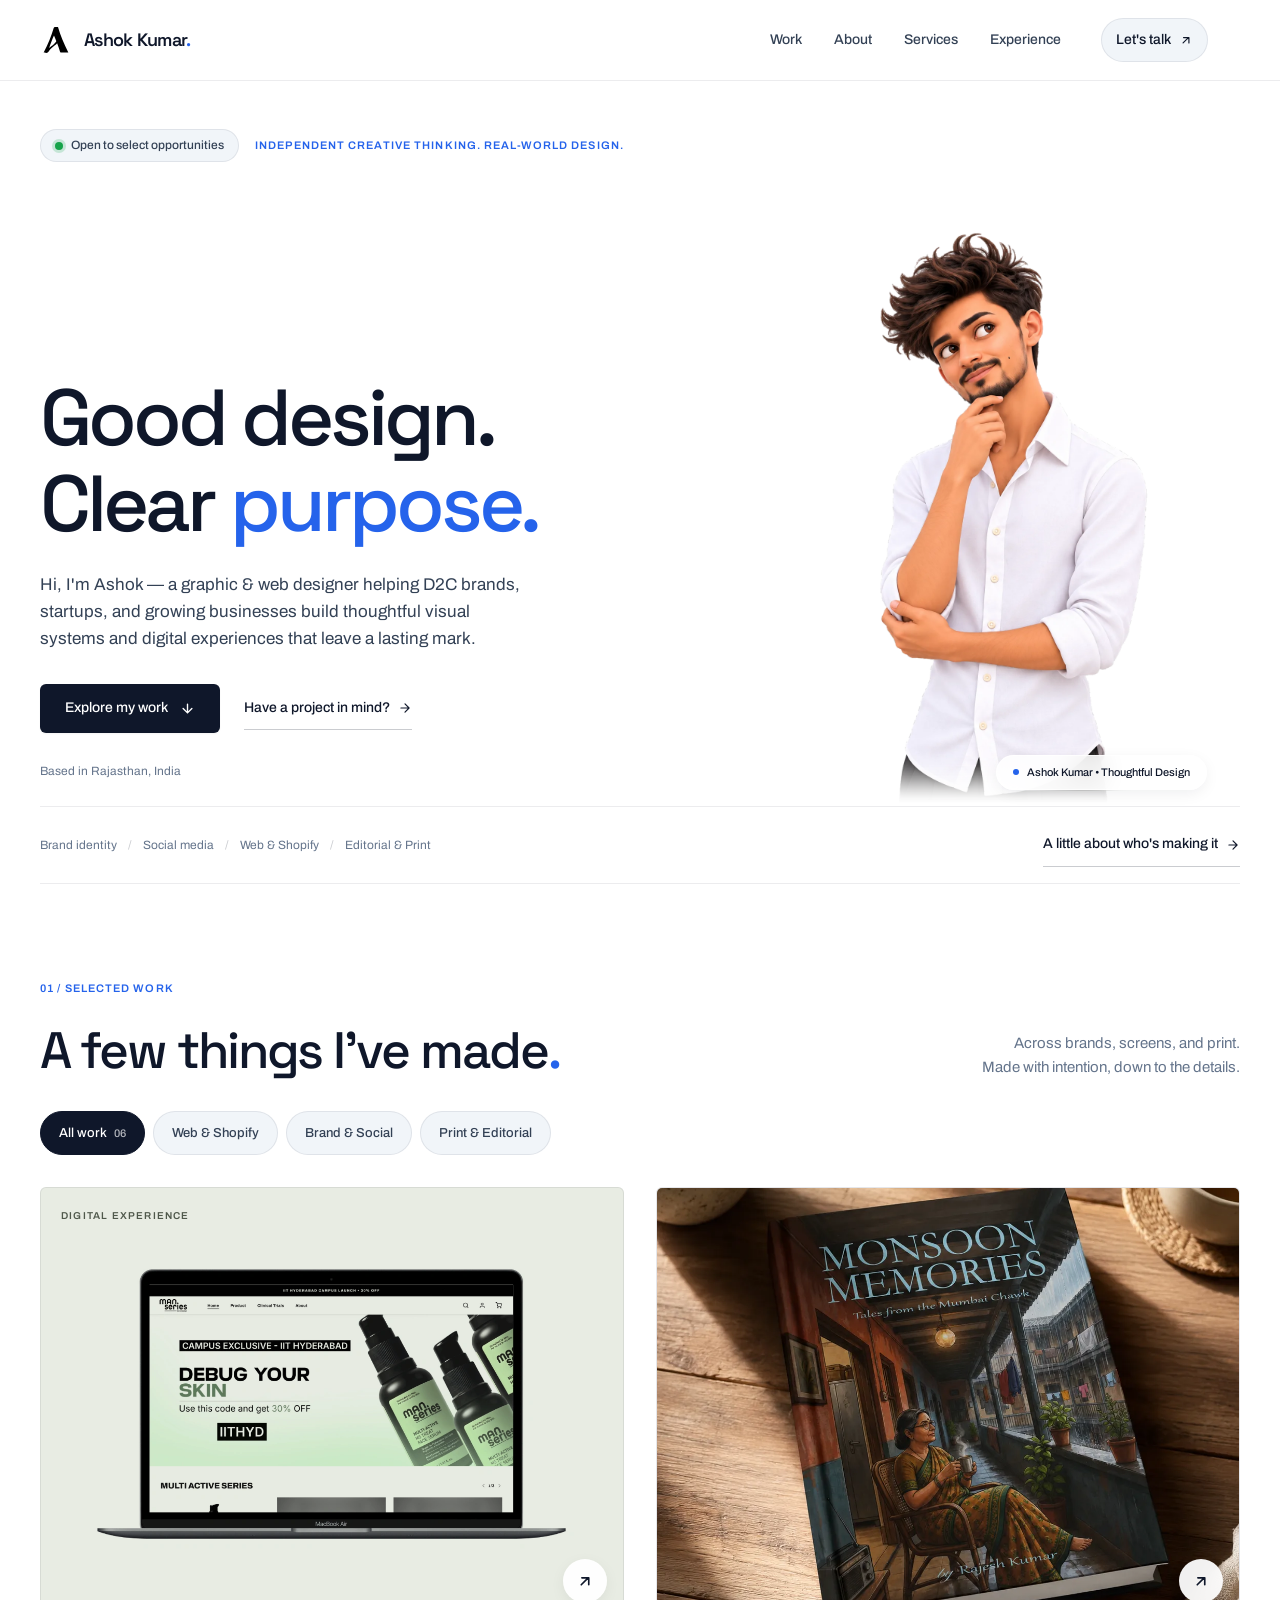
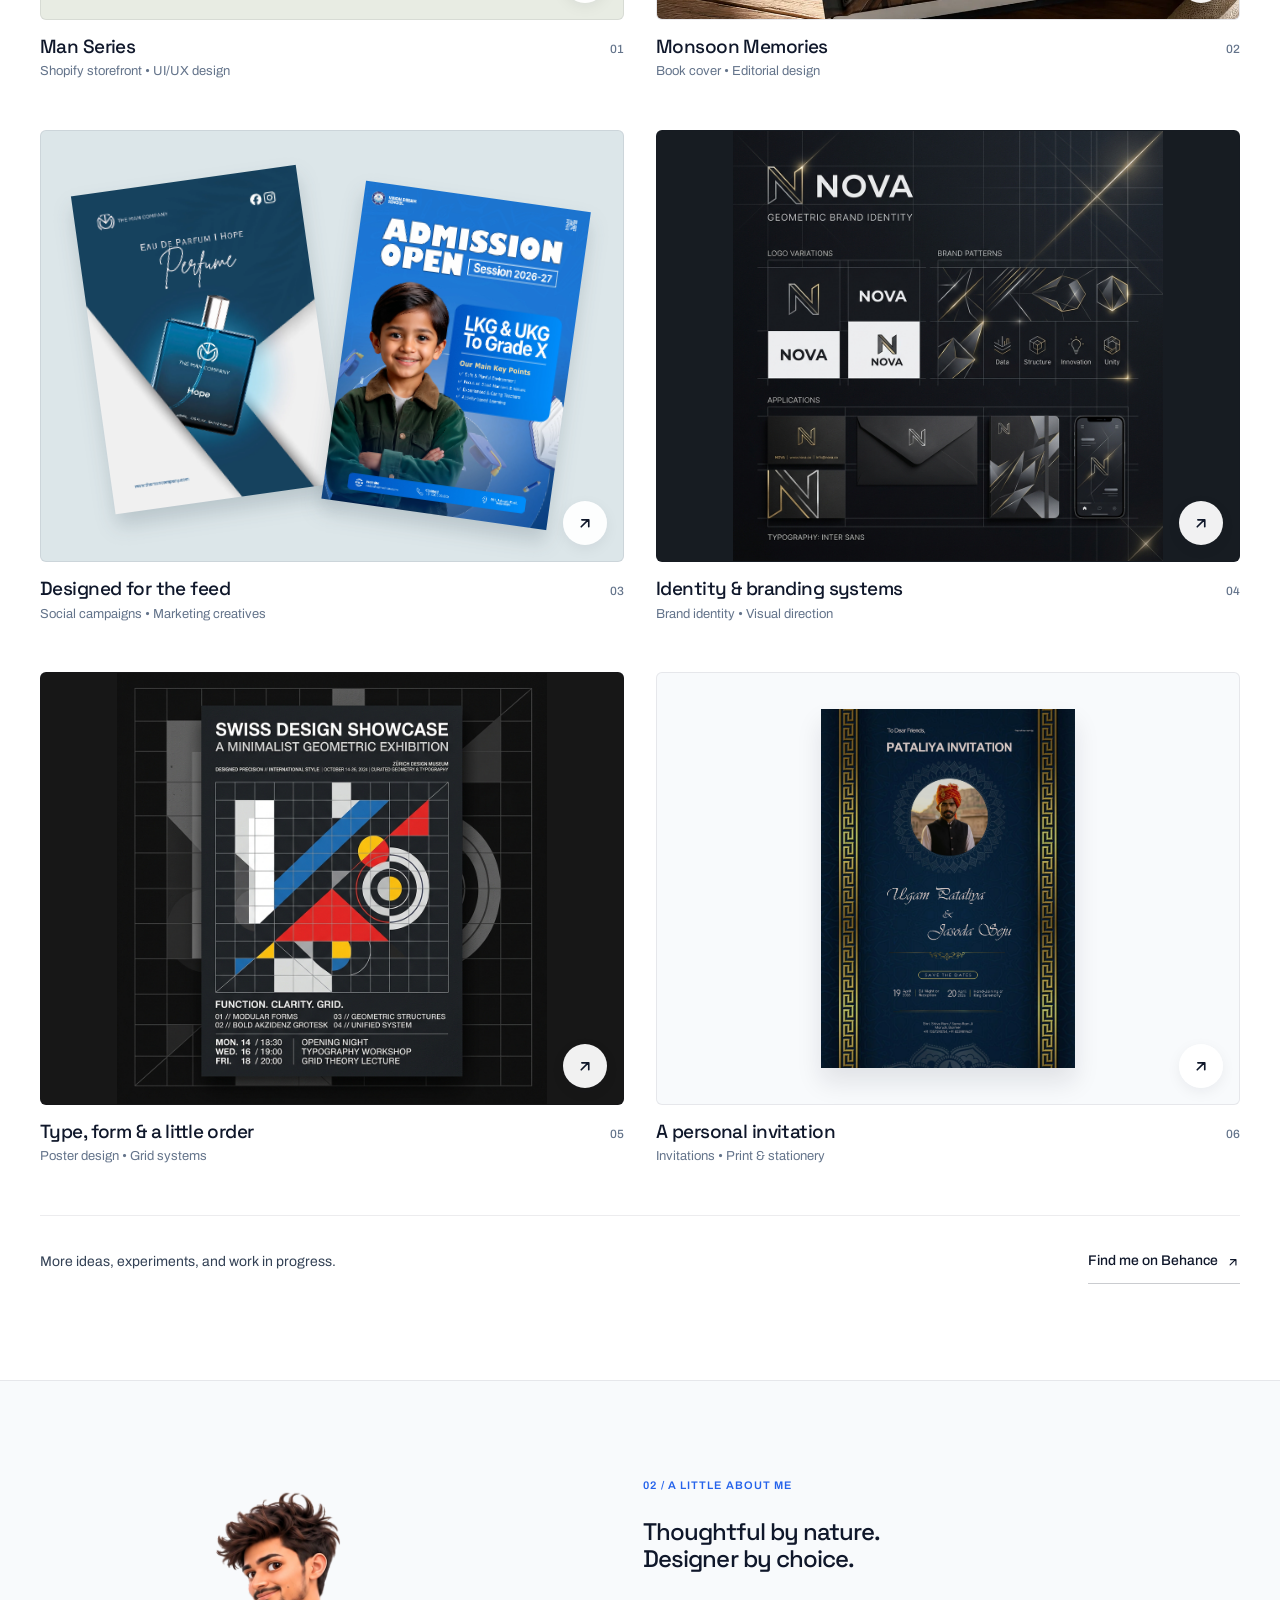
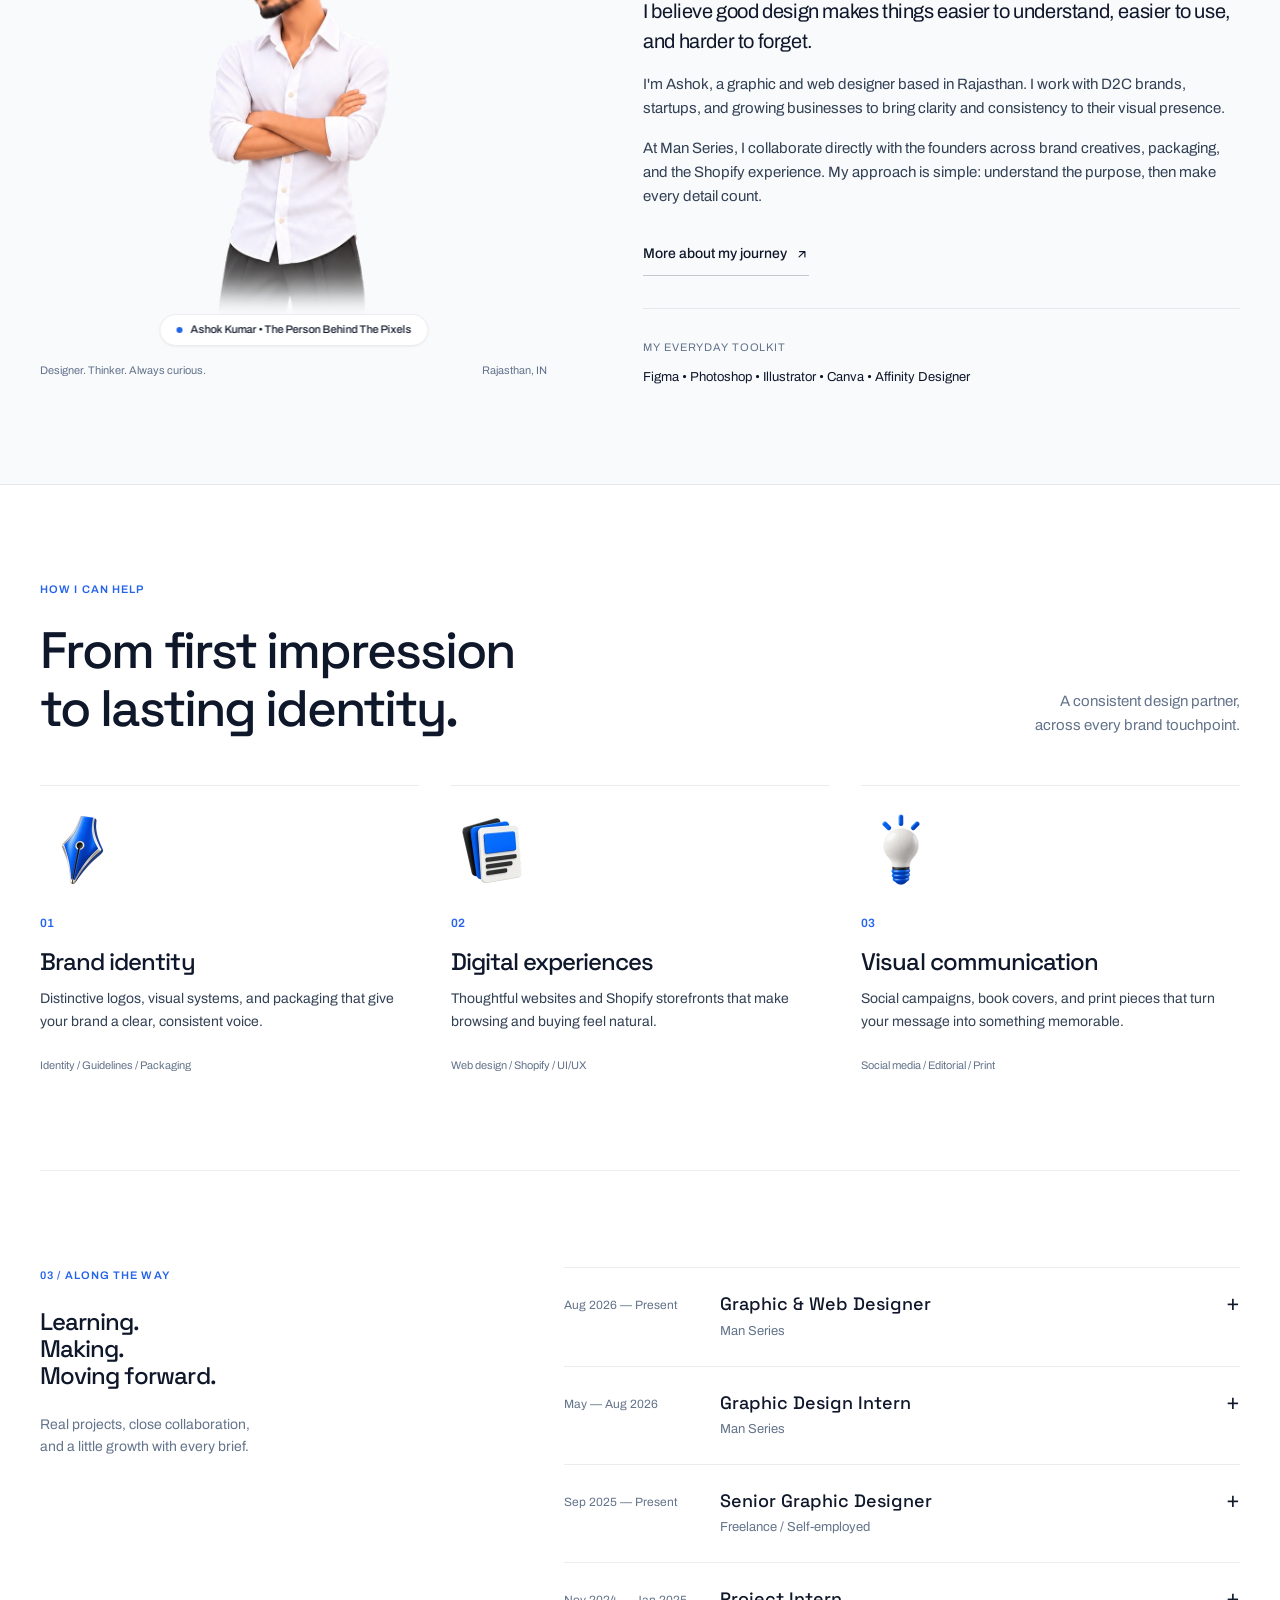
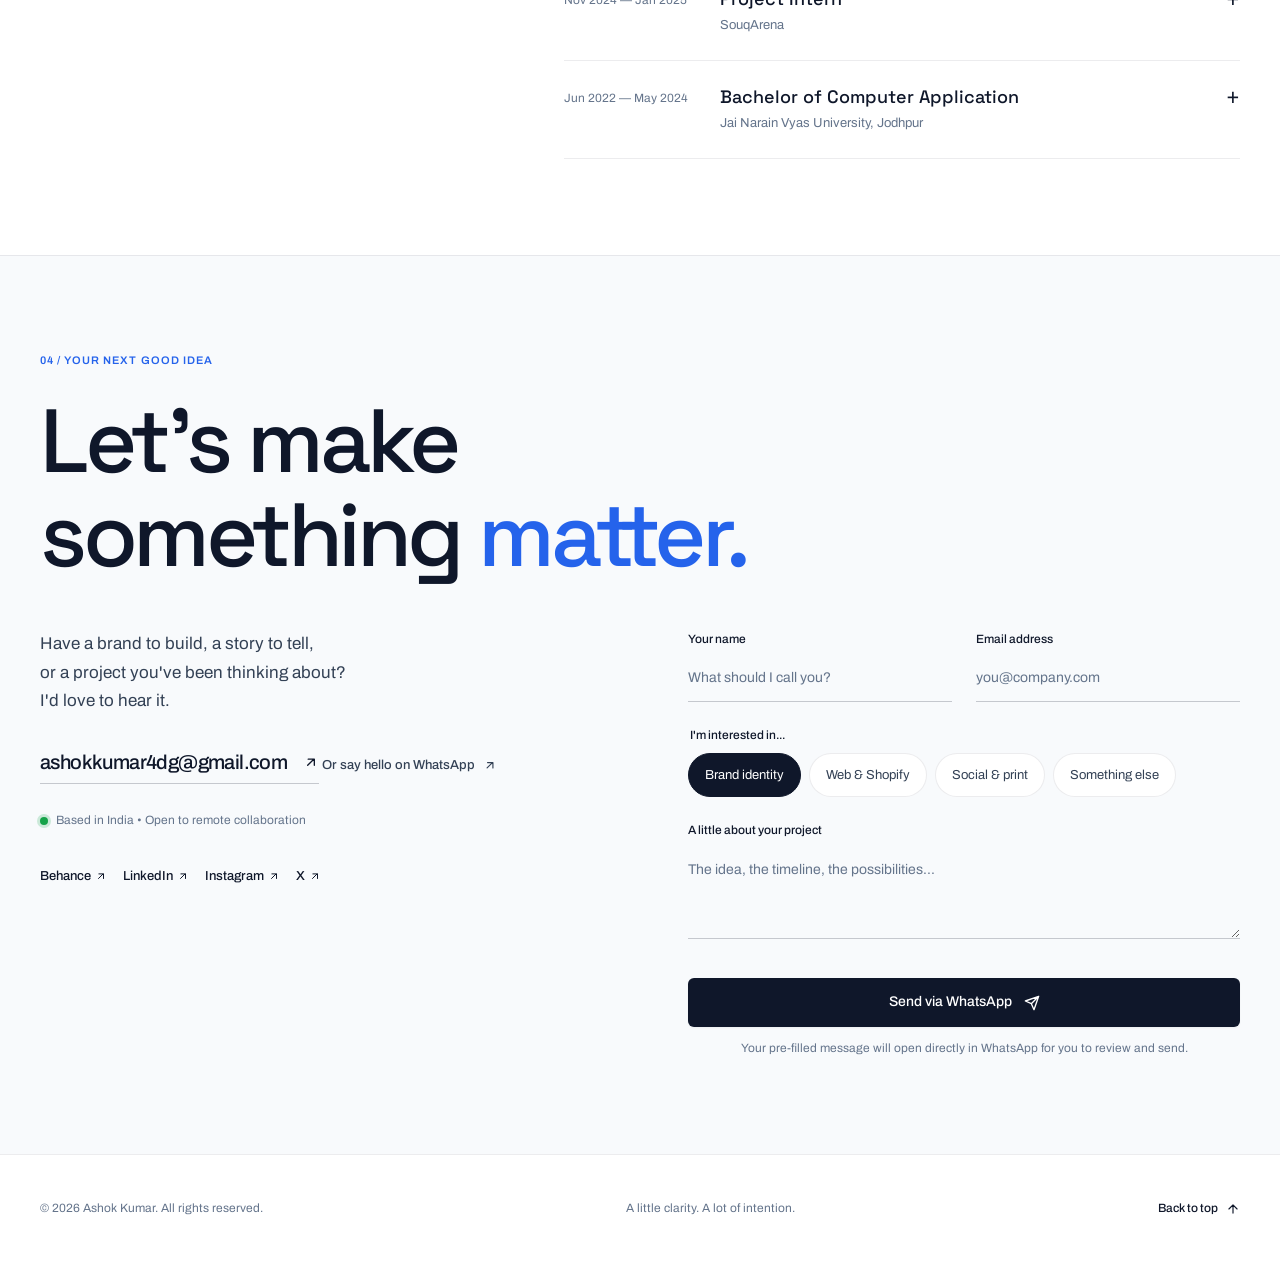
<file: index.html>
<!DOCTYPE html>
<html lang="en">

<head>
    <meta charset="UTF-8">
    <meta name="viewport" content="width=device-width, initial-scale=1.0">
    <meta http-equiv="Cache-Control" content="no-cache, no-store, must-revalidate">
    <meta http-equiv="Pragma" content="no-cache">
    <meta http-equiv="Expires" content="0">
    <meta name="description"
        content="Ashok Kumar — Graphic Designer & Web Designer | Brand Identity, Social Media Design & Shopify | Helping D2C Brands & Startups Build Strong Visual Systems. Based in Rajasthan, India.">
    <title>Ashok Kumar | Graphic Designer & Web Designer | ashokkumar4dg</title>
    <meta name="google-site-verification" content="hpvOZuiJa-DRqwzQJ7EpHmWe7LzZbH4CgcZhcHVZSj8" />

    <!-- JSON-LD Structured Data for SEO (Person Schema) -->
    <script type="application/ld+json">
    {
      "@context": "https://schema.org",
      "@type": "Person",
      "name": "Ashok Kumar",
      "alternateName": "ashokkumar4dg",
      "url": "https://ashokkumar4dg.github.io/",
      "image": "https://ashokkumar4dg.github.io/assets/Ashok_Thoughtful_Portrait.webp",
      "jobTitle": "Graphic Designer & Web Designer",
      "worksFor": {
        "@type": "Organization",
        "name": "Man Series",
        "location": "Barmer, Rajasthan, India"
      },
      "description": "I help D2C brands, startups, and growing businesses build a clear and consistent visual presence across brand, social media, and web. My work combines graphic design, brand identity, social media design, Shopify design, and web design with a focus on making design not just look good, but work better for the business.",
      "address": {
        "@type": "PostalAddress",
        "addressRegion": "Rajasthan",
        "addressCountry": "IN"
      },
      "sameAs": [
        "https://www.linkedin.com/in/ashokkumar4dg/",
        "https://www.behance.net/ashokkumar4dg",
        "https://instagram.com/ashokkumar4dg",
        "https://x.com/ashokkumar4dg"
      ],
      "knowsAbout": [
        "Brand Identity & Visual Systems",
        "Social Media Creatives & Carousel Design",
        "Shopify & E-commerce Design",
        "Landing Pages & Web Design",
        "UI/UX & Conversion-Focused Layouts",
        "AI-Assisted Creative Workflows",
        "D2C Visual Systems"
      ]
    }
    </script>

    <!-- Preload Critical Visual Asset (Optimized WebP: 85KB vs 1.98MB PNG) -->
    <link rel="preload" href="assets/Ashok_WhiteShirt_Cartoon_Portrait.webp" as="image" type="image/webp">

    <!-- Favicon -->
    <link rel="icon" type="image/svg+xml" href="assets/Logo_blk.svg">

    <!-- Google Fonts -->
    <link rel="preconnect" href="https://fonts.googleapis.com">
    <link rel="preconnect" href="https://fonts.gstatic.com" crossorigin>
    <link
        href="https://fonts.googleapis.com/css2?family=Archivo:wght@300;400;500;600;700&family=Space+Grotesk:wght@400;500;600;700&display=swap"
        rel="stylesheet">

    <!-- CSS Stylesheet -->
    <link rel="stylesheet" href="style.css?v=6.1">
</head>

<body class="portfolio-home">
    <a class="skip-link" href="#main">Skip to content</a>

    <!-- Sticky Navigation -->
    <header class="navbar" id="main-navbar">
        <div class="navbar-container">
            <a href="index.html" class="nav-logo" aria-label="Ashok Kumar Home">
                <img src="assets/Logo_blk.svg" alt="" class="logo-img" id="nav-logo-img" width="32" height="32">
                <span class="logo-text">Ashok Kumar<span class="logo-dot">.</span></span>
            </a>

            <nav class="nav-menu" id="nav-links" aria-label="Main navigation">
                <a href="#work" class="nav-link">Work</a>
                <a href="#about" class="nav-link">About</a>
                <a href="#services" class="nav-link">Services</a>
                <a href="#experience" class="nav-link">Experience</a>
                <a href="#contact" class="nav-link nav-contact">
                    <span>Let's talk</span>
                    <svg class="icon-arrow" width="14" height="14" viewBox="0 0 24 24" fill="none" stroke="currentColor" stroke-width="2" stroke-linecap="round" stroke-linejoin="round" aria-hidden="true"><path d="M7 17l9.2-9.2M17 17V7.8H7.8"/></svg>
                </a>
            </nav>

            <div class="navbar-actions">
                <button class="mobile-menu-btn" id="mobile-toggle" aria-label="Open navigation" aria-expanded="false" aria-controls="nav-links">
                    <span></span>
                    <span></span>
                </button>
            </div>
        </div>
    </header>

    <main id="main">
        <!-- Hero Section -->
        <section class="hero section-container" id="hero-sec" aria-labelledby="hero-title">
            <div class="hero-eyebrow">
                <div class="availability" aria-label="Availability status">
                    <span class="status-dot"></span>
                    <span>Open to select opportunities</span>
                </div>
                <span class="eyebrow">Independent creative thinking. Real-world design.</span>
            </div>

            <div class="hero-layout">
                <div class="hero-copy">
                    <h1 id="hero-title">Good design.<br>Clear <span>purpose.</span></h1>
                    <p class="hero-lead">Hi, I'm Ashok — a graphic &amp; web designer helping D2C brands, startups, and growing businesses build thoughtful visual systems and digital experiences that leave a lasting mark.</p>
                    
                    <div class="hero-actions">
                        <a href="#work" class="btn btn-primary">
                            <span>Explore my work</span>
                            <svg class="icon-arrow-down" width="15" height="15" viewBox="0 0 24 24" fill="none" stroke="currentColor" stroke-width="2.2" stroke-linecap="round" stroke-linejoin="round" aria-hidden="true"><path d="M12 5v14M19 12l-7 7-7-7"/></svg>
                        </a>
                        <a href="#contact" class="text-link">
                            <span>Have a project in mind?</span>
                            <svg class="icon-arrow" width="14" height="14" viewBox="0 0 24 24" fill="none" stroke="currentColor" stroke-width="2" stroke-linecap="round" stroke-linejoin="round" aria-hidden="true"><path d="M5 12h14M12 5l7 7-7 7"/></svg>
                        </a>
                    </div>

                    <div class="hero-location-wrap">
                        <span class="location">Based in Rajasthan, India</span>
                    </div>
                </div>

                <div class="hero-visual">
                    <div class="hero-visual-frame">
                        <picture>
                            <source srcset="assets/Ashok_WhiteShirt_Cartoon_Portrait.webp" type="image/webp">
                            <img src="assets/Ashok_WhiteShirt_Cartoon_Portrait.png" alt="Ashok Kumar, graphic & web designer" width="440" height="660" class="hero-portrait-png" fetchpriority="high" decoding="async">
                        </picture>
                        <div class="hero-floating-badge" aria-hidden="true">
                            <span class="badge-dot"></span>
                            <span>Ashok Kumar &bull; Thoughtful Design</span>
                        </div>
                    </div>
                </div>
            </div>

            <div class="hero-bottom">
                <span>Brand identity <b aria-hidden="true">/</b> Social media <b aria-hidden="true">/</b> Web &amp; Shopify <b aria-hidden="true">/</b> Editorial &amp; Print</span>
                <a href="#about" class="text-link hero-scroll-indicator" aria-label="Scroll to about section">
                    <span>A little about who's making it</span>
                    <svg class="icon-arrow" width="14" height="14" viewBox="0 0 24 24" fill="none" stroke="currentColor" stroke-width="2" stroke-linecap="round" stroke-linejoin="round" aria-hidden="true"><path d="M5 12h14M12 5l7 7-7 7"/></svg>
                </a>
            </div>
        </section>

        <!-- Selected Work Section -->
        <section class="work section-container section-space" id="work" aria-labelledby="work-title">
            <div class="section-heading">
                <div>
                    <span class="eyebrow section-index">01 / Selected work</span>
                    <h2 id="work-title">A few things I've made<span class="blue-dot">.</span></h2>
                </div>
                <p>Across brands, screens, and print.<br>Made with intention, down to the details.</p>
            </div>

            <div class="work-filters" role="group" aria-label="Filter projects">
                <button class="filter-btn active" data-filter="all" aria-pressed="true">All work <span>06</span></button>
                <button class="filter-btn" data-filter="web" aria-pressed="false">Web &amp; Shopify</button>
                <button class="filter-btn" data-filter="brand" aria-pressed="false">Brand &amp; Social</button>
                <button class="filter-btn" data-filter="print" aria-pressed="false">Print &amp; Editorial</button>
            </div>

            <p class="sr-only" id="filter-status" aria-live="polite"></p>

            <div class="projects-grid" id="projects-grid">
                <!-- Project 01 -->
                <a href="work/man-series.html" class="project-card" data-category="web">
                    <div class="project-visual project-web">
                        <span class="project-image-label">DIGITAL EXPERIENCE</span>
                        <img src="assets/manseries-mockup-laptop.webp" alt="Man Series skincare storefront displayed on a laptop" width="1024" height="603" fetchpriority="high">
                        <span class="project-view" aria-hidden="true">
                            <svg width="18" height="18" viewBox="0 0 24 24" fill="none" stroke="currentColor" stroke-width="2.2" stroke-linecap="round" stroke-linejoin="round"><path d="M7 17l9.2-9.2M17 17V7.8H7.8"/></svg>
                        </span>
                    </div>
                    <div class="project-info">
                        <div>
                            <h3>Man Series</h3>
                            <p>Shopify storefront &bull; UI/UX design</p>
                        </div>
                        <span class="project-number">01</span>
                    </div>
                </a>

                <!-- Project 02 -->
                <a href="work/book-covers.html" class="project-card" data-category="print">
                    <div class="project-visual project-book">
                        <img src="assets/Book Cover/mansoonmemories1.webp" alt="Monsoon Memories book cover in a warm editorial setting" width="1122" height="1402" loading="lazy">
                        <span class="project-view" aria-hidden="true">
                            <svg width="18" height="18" viewBox="0 0 24 24" fill="none" stroke="currentColor" stroke-width="2.2" stroke-linecap="round" stroke-linejoin="round"><path d="M7 17l9.2-9.2M17 17V7.8H7.8"/></svg>
                        </span>
                    </div>
                    <div class="project-info">
                        <div>
                            <h3>Monsoon Memories</h3>
                            <p>Book cover &bull; Editorial design</p>
                        </div>
                        <span class="project-number">02</span>
                    </div>
                </a>

                <!-- Project 03 -->
                <a href="work/social-media.html" class="project-card" data-category="brand">
                    <div class="project-visual project-social">
                        <img src="assets/Social Media Posts/Socialmedia4.webp" alt="Blue perfume campaign design" width="1587" height="2245" loading="lazy">
                        <img src="assets/Social Media Posts/Socialmedia1.webp" alt="School admissions social media creative" width="3508" height="4961" loading="lazy">
                        <span class="project-view" aria-hidden="true">
                            <svg width="18" height="18" viewBox="0 0 24 24" fill="none" stroke="currentColor" stroke-width="2.2" stroke-linecap="round" stroke-linejoin="round"><path d="M7 17l9.2-9.2M17 17V7.8H7.8"/></svg>
                        </span>
                    </div>
                    <div class="project-info">
                        <div>
                            <h3>Designed for the feed</h3>
                            <p>Social campaigns &bull; Marketing creatives</p>
                        </div>
                        <span class="project-number">03</span>
                    </div>
                </a>

                <!-- Project 04 -->
                <a href="work/branding-systems.html" class="project-card" data-category="brand">
                    <div class="project-visual project-brand">
                        <img src="assets/project-brand.png" alt="NOVA geometric brand identity and stationery system" width="1024" height="1024" loading="lazy">
                        <span class="project-view" aria-hidden="true">
                            <svg width="18" height="18" viewBox="0 0 24 24" fill="none" stroke="currentColor" stroke-width="2.2" stroke-linecap="round" stroke-linejoin="round"><path d="M7 17l9.2-9.2M17 17V7.8H7.8"/></svg>
                        </span>
                    </div>
                    <div class="project-info">
                        <div>
                            <h3>Identity &amp; branding systems</h3>
                            <p>Brand identity &bull; Visual direction</p>
                        </div>
                        <span class="project-number">04</span>
                    </div>
                </a>

                <!-- Project 05 -->
                <a href="work/poster-design.html" class="project-card" data-category="print">
                    <div class="project-visual project-poster">
                        <img src="assets/project-poster.png" alt="Swiss typographic poster with a geometric primary-color composition" width="1024" height="1024" loading="lazy">
                        <span class="project-view" aria-hidden="true">
                            <svg width="18" height="18" viewBox="0 0 24 24" fill="none" stroke="currentColor" stroke-width="2.2" stroke-linecap="round" stroke-linejoin="round"><path d="M7 17l9.2-9.2M17 17V7.8H7.8"/></svg>
                        </span>
                    </div>
                    <div class="project-info">
                        <div>
                            <h3>Type, form &amp; a little order</h3>
                            <p>Poster design &bull; Grid systems</p>
                        </div>
                        <span class="project-number">05</span>
                    </div>
                </a>

                <!-- Project 06 -->
                <a href="work/invitations.html" class="project-card" data-category="print">
                    <div class="project-visual project-invitation">
                        <img src="assets/Invitation Card/WeddingCard1.webp" alt="Navy and gold wedding invitation design" width="2481" height="3508" loading="lazy">
                        <span class="project-view" aria-hidden="true">
                            <svg width="18" height="18" viewBox="0 0 24 24" fill="none" stroke="currentColor" stroke-width="2.2" stroke-linecap="round" stroke-linejoin="round"><path d="M7 17l9.2-9.2M17 17V7.8H7.8"/></svg>
                        </span>
                    </div>
                    <div class="project-info">
                        <div>
                            <h3>A personal invitation</h3>
                            <p>Invitations &bull; Print &amp; stationery</p>
                        </div>
                        <span class="project-number">06</span>
                    </div>
                </a>
            </div>

            <div class="work-footer">
                <p>More ideas, experiments, and work in progress.</p>
                <a href="https://www.behance.net/ashokkumar4dg" target="_blank" rel="noopener noreferrer" class="text-link">
                    <span>Find me on Behance</span>
                    <svg class="icon-arrow" width="14" height="14" viewBox="0 0 24 24" fill="none" stroke="currentColor" stroke-width="2" stroke-linecap="round" stroke-linejoin="round" aria-hidden="true"><path d="M7 17l9.2-9.2M17 17V7.8H7.8"/></svg>
                </a>
            </div>
        </section>

        <!-- About Section -->
        <section class="about section-space" id="about" aria-labelledby="about-title">
            <div class="section-container about-layout">
                <div class="about-photo">
                    <div class="about-portrait-wrap">
                        <picture>
                            <source srcset="assets/Ashok_WhiteShirt_ArmsCrossed_HalfBody.webp" type="image/webp">
                            <img src="assets/Ashok_WhiteShirt_ArmsCrossed_HalfBody.png" alt="Ashok Kumar, graphic and web designer" class="about-portrait-img" width="724" height="920" loading="lazy">
                        </picture>
                        <div class="about-portrait-badge">
                            <span class="badge-dot"></span>
                            <span>Ashok Kumar &bull; The Person Behind The Pixels</span>
                        </div>
                    </div>
                    <div class="portrait-caption">
                        <span>Designer. Thinker. Always curious.</span>
                        <span>Rajasthan, IN</span>
                    </div>
                </div>

                <div class="about-copy">
                    <span class="eyebrow section-index">02 / A little about me</span>
                    <h2 id="about-title">Thoughtful by nature.<br>Designer by choice.</h2>
                    <p class="lead-text">I believe good design makes things easier to understand, easier to use, and harder to forget.</p>
                    <p>I'm Ashok, a graphic and web designer based in Rajasthan. I work with D2C brands, startups, and growing businesses to bring clarity and consistency to their visual presence.</p>
                    <p>At Man Series, I collaborate directly with the founders across brand creatives, packaging, and the Shopify experience. My approach is simple: understand the purpose, then make every detail count.</p>
                    <a href="https://www.linkedin.com/in/ashokkumar4dg/" target="_blank" rel="noopener noreferrer" class="text-link">
                        <span>More about my journey</span>
                        <svg class="icon-arrow" width="14" height="14" viewBox="0 0 24 24" fill="none" stroke="currentColor" stroke-width="2" stroke-linecap="round" stroke-linejoin="round" aria-hidden="true"><path d="M7 17l9.2-9.2M17 17V7.8H7.8"/></svg>
                    </a>

                    <div class="tool-list">
                        <span>My everyday toolkit</span>
                        <p>Figma &bull; Photoshop &bull; Illustrator &bull; Canva &bull; Affinity Designer</p>
                    </div>
                </div>
            </div>
        </section>

        <!-- Services Section (Lightweight WebP Assets: 17KB total vs 2.5MB) -->
        <section class="services section-container section-space" id="services" aria-labelledby="services-title">
            <div class="section-heading">
                <div>
                    <span class="eyebrow section-index">How I can help</span>
                    <h2 id="services-title">From first impression<br>to lasting identity.</h2>
                </div>
                <p>A consistent design partner,<br>across every brand touchpoint.</p>
            </div>

            <div class="service-grid">
                <article class="service-card">
                    <div class="service-icon-wrap">
                        <img src="assets/service-brand.webp" alt="Brand identity icon" class="service-icon" width="80" height="80" loading="lazy">
                    </div>
                    <span class="service-number">01</span>
                    <h3>Brand identity</h3>
                    <p>Distinctive logos, visual systems, and packaging that give your brand a clear, consistent voice.</p>
                    <span class="service-tags">Identity / Guidelines / Packaging</span>
                </article>

                <article class="service-card">
                    <div class="service-icon-wrap">
                        <img src="assets/service-digital.webp" alt="Digital experiences icon" class="service-icon" width="80" height="80" loading="lazy">
                    </div>
                    <span class="service-number">02</span>
                    <h3>Digital experiences</h3>
                    <p>Thoughtful websites and Shopify storefronts that make browsing and buying feel natural.</p>
                    <span class="service-tags">Web design / Shopify / UI/UX</span>
                </article>

                <article class="service-card">
                    <div class="service-icon-wrap">
                        <img src="assets/service-visual.webp" alt="Visual communication icon" class="service-icon" width="80" height="80" loading="lazy">
                    </div>
                    <span class="service-number">03</span>
                    <h3>Visual communication</h3>
                    <p>Social campaigns, book covers, and print pieces that turn your message into something memorable.</p>
                    <span class="service-tags">Social media / Editorial / Print</span>
                </article>
            </div>
        </section>

        <!-- Experience Section -->
        <section class="experience section-container section-space" id="experience" aria-labelledby="experience-title">
            <div class="experience-layout">
                <div>
                    <span class="eyebrow section-index">03 / Along the way</span>
                    <h2 id="experience-title">Learning.<br>Making.<br>Moving forward.</h2>
                    <p class="experience-intro">Real projects, close collaboration,<br>and a little growth with every brief.</p>
                </div>

                <div class="experience-list">
                    <details class="experience-entry">
                        <summary>
                            <span class="experience-date">Aug 2026 — Present</span>
                            <span class="experience-position">
                                <strong>Graphic &amp; Web Designer</strong>
                                <span>Man Series</span>
                            </span>
                            <span class="details-icon" aria-hidden="true">+</span>
                        </summary>
                        <p>Working directly with the founders on brand creatives, product packaging, campaign assets, and responsive Shopify storefront experiences.</p>
                    </details>

                    <details class="experience-entry">
                        <summary>
                            <span class="experience-date">May — Aug 2026</span>
                            <span class="experience-position">
                                <strong>Graphic Design Intern</strong>
                                <span>Man Series</span>
                            </span>
                            <span class="details-icon" aria-hidden="true">+</span>
                        </summary>
                        <p>Supported brand communication through product visuals, social media content, packaging, and e-commerce design.</p>
                    </details>

                    <details class="experience-entry">
                        <summary>
                            <span class="experience-date">Sep 2025 — Present</span>
                            <span class="experience-position">
                                <strong>Senior Graphic Designer</strong>
                                <span>Freelance / Self-employed</span>
                            </span>
                            <span class="details-icon" aria-hidden="true">+</span>
                        </summary>
                        <p>Creating logos, posters, social media creatives, and e-commerce visuals for independent projects and creators.</p>
                    </details>

                    <details class="experience-entry">
                        <summary>
                            <span class="experience-date">Nov 2024 — Jan 2025</span>
                            <span class="experience-position">
                                <strong>Project Intern</strong>
                                <span>SouqArena</span>
                            </span>
                            <span class="details-icon" aria-hidden="true">+</span>
                        </summary>
                        <p>Designed product-focused e-commerce banners and carousel assets with clear messaging and consistent visual styling.</p>
                    </details>

                    <details class="experience-entry">
                        <summary>
                            <span class="experience-date">Jun 2022 — May 2024</span>
                            <span class="experience-position">
                                <strong>Bachelor of Computer Application</strong>
                                <span>Jai Narain Vyas University, Jodhpur</span>
                            </span>
                            <span class="details-icon" aria-hidden="true">+</span>
                        </summary>
                        <p>Built a technical foundation in computer applications, programming workflows, and system architecture.</p>
                    </details>
                </div>
            </div>
        </section>

        <!-- Contact Section -->
        <section class="contact section-space" id="contact" aria-labelledby="contact-title">
            <div class="section-container">
                <div class="contact-heading">
                    <span class="eyebrow section-index">04 / Your next good idea</span>
                    <h2 id="contact-title">Let's make<br>something <span>matter.</span></h2>
                </div>

                <div class="contact-grid">
                    <div class="contact-copy">
                        <p>Have a brand to build, a story to tell,<br>or a project you've been thinking about?<br>I'd love to hear it.</p>
                        
                        <a class="contact-email" href="mailto:ashokkumar4dg@gmail.com">
                            <span>ashokkumar4dg@gmail.com</span>
                            <svg class="icon-arrow" width="16" height="16" viewBox="0 0 24 24" fill="none" stroke="currentColor" stroke-width="2" stroke-linecap="round" stroke-linejoin="round" aria-hidden="true"><path d="M7 17l9.2-9.2M17 17V7.8H7.8"/></svg>
                        </a>
                        
                        <a class="contact-whatsapp" href="https://wa.me/918696289847" target="_blank" rel="noopener noreferrer">
                            <span>Or say hello on WhatsApp</span>
                            <svg class="icon-arrow" width="14" height="14" viewBox="0 0 24 24" fill="none" stroke="currentColor" stroke-width="2" stroke-linecap="round" stroke-linejoin="round" aria-hidden="true"><path d="M7 17l9.2-9.2M17 17V7.8H7.8"/></svg>
                        </a>

                        <div class="contact-availability">
                            <span class="status-dot"></span>
                            <span>Based in India &bull; Open to remote collaboration</span>
                        </div>

                        <div class="social-row">
                            <a href="https://www.behance.net/ashokkumar4dg" target="_blank" rel="noopener noreferrer">
                                <span>Behance</span>
                                <svg class="icon-arrow" width="12" height="12" viewBox="0 0 24 24" fill="none" stroke="currentColor" stroke-width="2" stroke-linecap="round" stroke-linejoin="round" aria-hidden="true"><path d="M7 17l9.2-9.2M17 17V7.8H7.8"/></svg>
                            </a>
                            <a href="https://www.linkedin.com/in/ashokkumar4dg/" target="_blank" rel="noopener noreferrer">
                                <span>LinkedIn</span>
                                <svg class="icon-arrow" width="12" height="12" viewBox="0 0 24 24" fill="none" stroke="currentColor" stroke-width="2" stroke-linecap="round" stroke-linejoin="round" aria-hidden="true"><path d="M7 17l9.2-9.2M17 17V7.8H7.8"/></svg>
                            </a>
                            <a href="https://instagram.com/ashokkumar4dg" target="_blank" rel="noopener noreferrer">
                                <span>Instagram</span>
                                <svg class="icon-arrow" width="12" height="12" viewBox="0 0 24 24" fill="none" stroke="currentColor" stroke-width="2" stroke-linecap="round" stroke-linejoin="round" aria-hidden="true"><path d="M7 17l9.2-9.2M17 17V7.8H7.8"/></svg>
                            </a>
                            <a href="https://x.com/ashokkumar4dg" target="_blank" rel="noopener noreferrer">
                                <span>X</span>
                                <svg class="icon-arrow" width="12" height="12" viewBox="0 0 24 24" fill="none" stroke="currentColor" stroke-width="2" stroke-linecap="round" stroke-linejoin="round" aria-hidden="true"><path d="M7 17l9.2-9.2M17 17V7.8H7.8"/></svg>
                            </a>
                        </div>
                    </div>

                    <!-- Direct WhatsApp High-Conversion Form -->
                    <form id="portfolio-contact-form" class="contact-form" novalidate>
                        <div class="form-two-column">
                            <div class="form-row">
                                <label for="form-name">Your name</label>
                                <input id="form-name" name="name" type="text" autocomplete="name" placeholder="What should I call you?" required maxlength="120">
                            </div>
                            <div class="form-row">
                                <label for="form-email">Email address</label>
                                <input type="email" id="form-email" name="email" autocomplete="email" placeholder="you@company.com" required maxlength="254">
                            </div>
                        </div>

                        <fieldset class="form-row">
                            <legend>I'm interested in...</legend>
                            <div class="reason-options" role="radiogroup">
                                <label class="radio-chip"><input type="radio" name="reason" value="Brand identity" checked><span>Brand identity</span></label>
                                <label class="radio-chip"><input type="radio" name="reason" value="Web & Shopify"><span>Web &amp; Shopify</span></label>
                                <label class="radio-chip"><input type="radio" name="reason" value="Social & print"><span>Social &amp; print</span></label>
                                <label class="radio-chip"><input type="radio" name="reason" value="Something else"><span>Something else</span></label>
                            </div>
                        </fieldset>

                        <div class="form-row">
                            <label for="form-message">A little about your project</label>
                            <textarea id="form-message" name="message" rows="3" placeholder="The idea, the timeline, the possibilities..." required maxlength="3000"></textarea>
                        </div>

                        <button class="btn btn-primary btn-submit" type="submit" id="submit-btn">
                            <span>Send via WhatsApp</span>
                            <svg class="icon-send" width="16" height="16" viewBox="0 0 24 24" fill="none" stroke="currentColor" stroke-width="2" stroke-linecap="round" stroke-linejoin="round" aria-hidden="true"><path d="M22 2L11 13M22 2l-7 20-4-9-9-4 20-7z"/></svg>
                        </button>
                        
                        <p class="form-note">Your pre-filled message will open directly in WhatsApp for you to review and send.</p>
                        
                        <div id="form-feedback" role="status" hidden>
                            <p>Opening WhatsApp... If it didn't open automatically, <a id="whatsapp-link" class="text-link" target="_blank" rel="noopener noreferrer">click here to continue &rarr;</a></p>
                        </div>
                    </form>
                </div>
            </div>
        </section>
    </main>

    <!-- Footer -->
    <footer class="footer">
        <div class="section-container footer-container">
            <span>&copy; 2026 Ashok Kumar. All rights reserved.</span>
            <span class="footer-note">A little clarity. A lot of intention.</span>
            <a href="#hero-sec" class="back-to-top" aria-label="Back to top">
                <span>Back to top</span>
                <svg width="14" height="14" viewBox="0 0 24 24" fill="none" stroke="currentColor" stroke-width="2" stroke-linecap="round" stroke-linejoin="round" aria-hidden="true"><path d="M12 19V5M5 12l7-7 7 7"/></svg>
            </a>
        </div>
    </footer>

    <script src="script.js?v=6.0" defer></script>
</body>
</html>
</file>
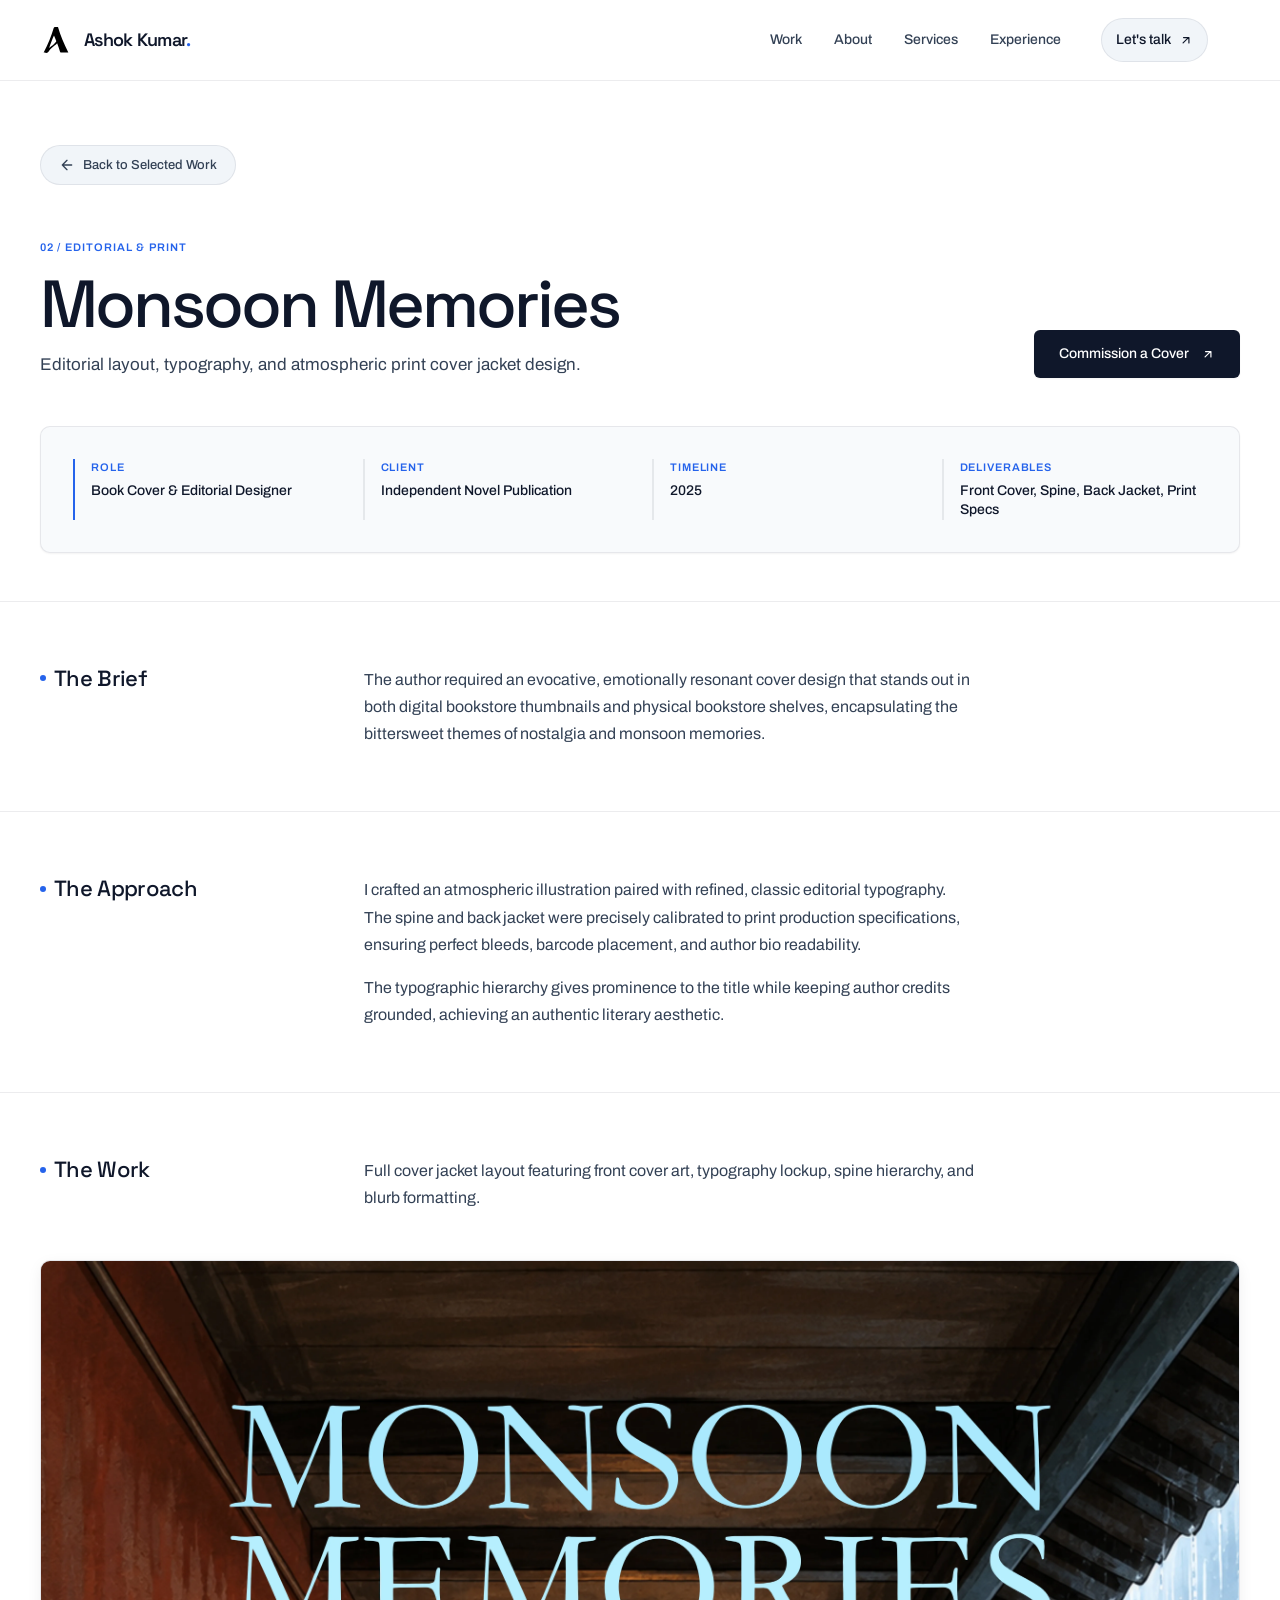
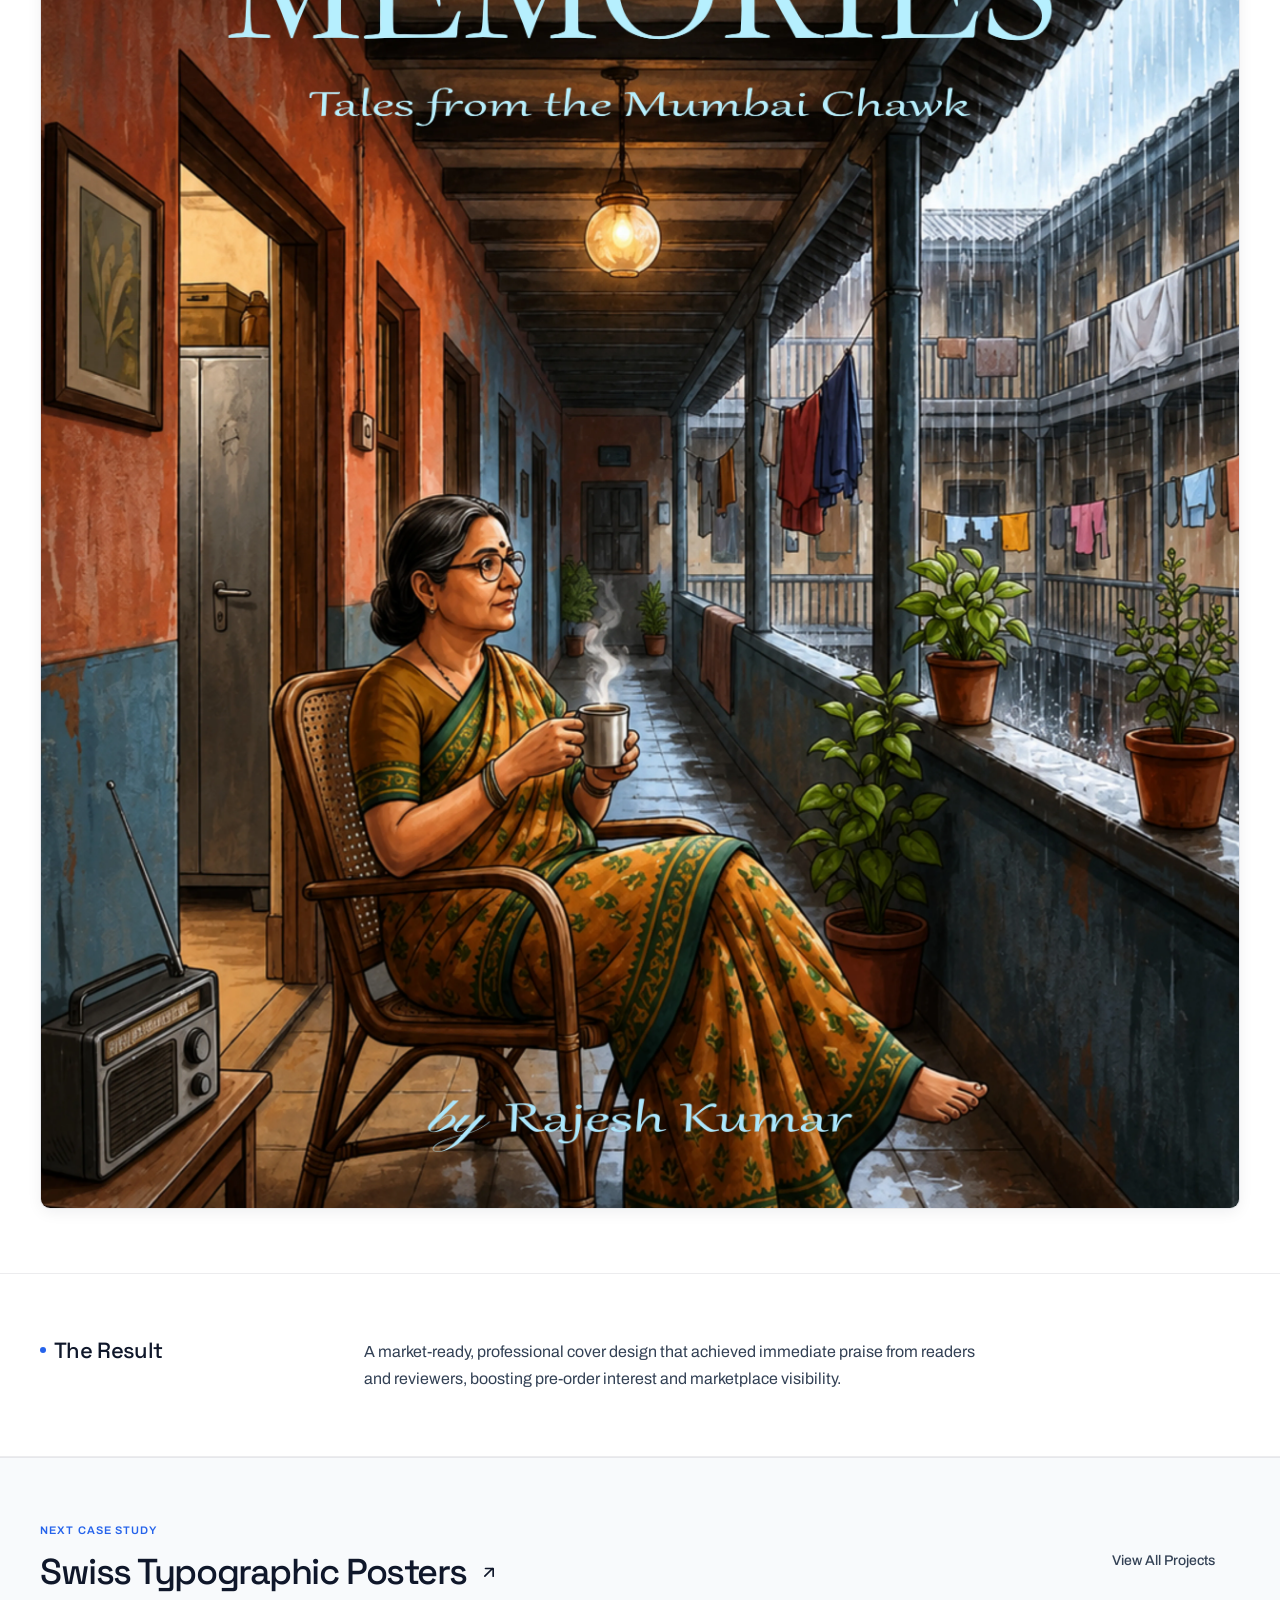
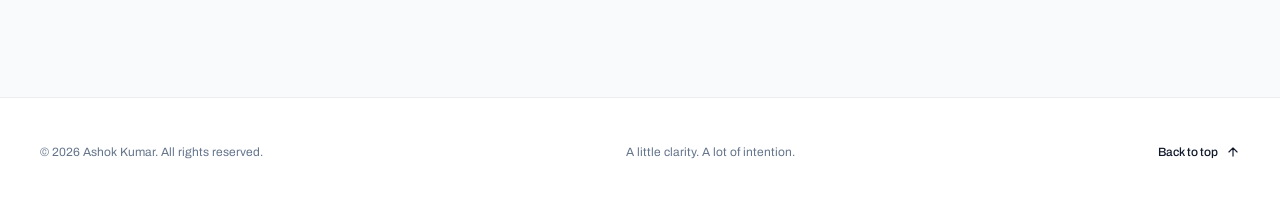
<file: work/book-covers.html>
<!DOCTYPE html>
<html lang="en">

<head>
    <meta charset="UTF-8">
    <meta name="viewport" content="width=device-width, initial-scale=1.0">
    <meta name="description" content="Monsoon Memories Book Cover Case Study by Ashok Kumar. Editorial layout, typography, and print cover jacket design for independent authors.">
    <title>Monsoon Memories — Book Cover Design | Ashok Kumar</title>

    <!-- Favicon -->
    <link rel="icon" type="image/svg+xml" href="../assets/Logo_blk.svg">

    <!-- Google Fonts -->
    <link rel="preconnect" href="https://fonts.googleapis.com">
    <link rel="preconnect" href="https://fonts.gstatic.com" crossorigin>
    <link
        href="https://fonts.googleapis.com/css2?family=Archivo:wght@300;400;500;600;700&family=Space+Grotesk:wght@400;500;600;700&display=swap"
        rel="stylesheet">

    <!-- Stylesheets (Design System & Case Study) -->
    <link rel="stylesheet" href="../style.css?v=6.0">
    <link rel="stylesheet" href="../case-studies.css?v=6.0">
</head>

<body class="case-page">
    <a class="skip-link" href="#main">Skip to content</a>

    <!-- Sticky Navigation (Identical to Homepage) -->
    <header class="navbar" id="main-navbar">
        <div class="navbar-container">
            <a href="../index.html" class="nav-logo" aria-label="Ashok Kumar Home">
                <img src="../assets/Logo_blk.svg" alt="" class="logo-img" id="nav-logo-img" width="32" height="32">
                <span class="logo-text">Ashok Kumar<span class="logo-dot">.</span></span>
            </a>

            <nav class="nav-menu" id="nav-links" aria-label="Main navigation">
                <a href="../index.html#work" class="nav-link">Work</a>
                <a href="../index.html#about" class="nav-link">About</a>
                <a href="../index.html#services" class="nav-link">Services</a>
                <a href="../index.html#experience" class="nav-link">Experience</a>
                <a href="../index.html#contact" class="nav-link nav-contact">
                    <span>Let's talk</span>
                    <svg class="icon-arrow" width="14" height="14" viewBox="0 0 24 24" fill="none" stroke="currentColor" stroke-width="2" stroke-linecap="round" stroke-linejoin="round" aria-hidden="true"><path d="M7 17l9.2-9.2M17 17V7.8H7.8"/></svg>
                </a>
            </nav>

            <div class="navbar-actions">
                <button class="mobile-menu-btn" id="mobile-toggle" aria-label="Open navigation" aria-expanded="false" aria-controls="nav-links">
                    <span></span>
                    <span></span>
                </button>
            </div>
        </div>
    </header>

    <main id="main">
        <!-- 1. Case Study Header -->
        <section class="case-study-hero">
            <div class="section-container">
                <a href="../index.html#work" class="case-study-back" aria-label="Back to selected works">
                    <svg class="icon-arrow-back" width="16" height="16" viewBox="0 0 24 24" fill="none" stroke="currentColor" stroke-width="2" stroke-linecap="round" stroke-linejoin="round" aria-hidden="true"><path d="M19 12H5M12 19l-7-7 7-7"/></svg>
                    <span>Back to Selected Work</span>
                </a>

                <div class="case-study-header">
                    <div class="case-study-title-block">
                        <span class="eyebrow case-study-eyebrow">02 / Editorial &amp; Print</span>
                        <h1 class="case-study-title">Monsoon Memories</h1>
                        <p class="case-study-tag">Editorial layout, typography, and atmospheric print cover jacket design.</p>
                    </div>

                    <div class="case-study-actions">
                        <a href="../index.html#contact" class="btn btn-primary">
                            <span>Commission a Cover</span>
                            <svg class="icon-arrow" width="14" height="14" viewBox="0 0 24 24" fill="none" stroke="currentColor" stroke-width="2" stroke-linecap="round" stroke-linejoin="round" aria-hidden="true"><path d="M7 17l9.2-9.2M17 17V7.8H7.8"/></svg>
                        </a>
                    </div>
                </div>

                <!-- Bento Metadata Card -->
                <div class="case-study-meta-grid" role="region" aria-label="Project Metadata">
                    <div class="case-meta-item">
                        <span class="case-meta-label">Role</span>
                        <span class="case-meta-value">Book Cover &amp; Editorial Designer</span>
                    </div>
                    <div class="case-meta-item">
                        <span class="case-meta-label">Client</span>
                        <span class="case-meta-value">Independent Novel Publication</span>
                    </div>
                    <div class="case-meta-item">
                        <span class="case-meta-label">Timeline</span>
                        <span class="case-meta-value">2025</span>
                    </div>
                    <div class="case-meta-item">
                        <span class="case-meta-label">Deliverables</span>
                        <span class="case-meta-value">Front Cover, Spine, Back Jacket, Print Specs</span>
                    </div>
                </div>
            </div>
        </section>

        <!-- 2. The Brief Section -->
        <section class="case-content-section" aria-labelledby="kicker-brief">
            <div class="section-container">
                <div class="case-grid-layout">
                    <h2 class="case-section-kicker" id="kicker-brief">The Brief</h2>
                    <div class="case-section-body">
                        <p>The author required an evocative, emotionally resonant cover design that stands out in both digital bookstore thumbnails and physical bookstore shelves, encapsulating the bittersweet themes of nostalgia and monsoon memories.</p>
                    </div>
                </div>
            </div>
        </section>

        <!-- 3. The Approach Section -->
        <section class="case-content-section" aria-labelledby="kicker-approach">
            <div class="section-container">
                <div class="case-grid-layout">
                    <h2 class="case-section-kicker" id="kicker-approach">The Approach</h2>
                    <div class="case-section-body">
                        <p>I crafted an atmospheric illustration paired with refined, classic editorial typography. The spine and back jacket were precisely calibrated to print production specifications, ensuring perfect bleeds, barcode placement, and author bio readability.</p><p>The typographic hierarchy gives prominence to the title while keeping author credits grounded, achieving an authentic literary aesthetic.</p>
                    </div>
                </div>
            </div>
        </section>

        <!-- 4. The Work / Visual Showcase Section -->
        <section class="case-content-section" aria-labelledby="kicker-work">
            <div class="section-container">
                <div class="case-grid-layout">
                    <h2 class="case-section-kicker" id="kicker-work">The Work</h2>
                    <div class="case-section-body">
                        <p>Full cover jacket layout featuring front cover art, typography lockup, spine hierarchy, and blurb formatting.</p>
                    </div>
                </div>

                <div class="case-media-wrapper">
                    <img src="../assets/Book Cover/mansoonmemoriesFront.webp" alt="Monsoon Memories Book Cover Design by Ashok Kumar" class="case-full-image" loading="lazy">
                </div>
            </div>
        </section>

        <!-- 5. The Result Section -->
        <section class="case-content-section" aria-labelledby="kicker-result">
            <div class="section-container">
                <div class="case-grid-layout">
                    <h2 class="case-section-kicker" id="kicker-result">The Result</h2>
                    <div class="case-section-body">
                        <p>A market-ready, professional cover design that achieved immediate praise from readers and reviewers, boosting pre-order interest and marketplace visibility.</p>
                    </div>
                </div>
            </div>
        </section>

        <!-- 6. Next Project Navigation Bar -->
        <section class="case-next-project-bar">
            <div class="section-container case-next-container">
                <div>
                    <span class="next-project-kicker">Next Case Study</span>
                    <a href="poster-design.html" class="next-project-link">
                        <span>Swiss Typographic Posters</span>
                        <svg class="icon-arrow" width="20" height="20" viewBox="0 0 24 24" fill="none" stroke="currentColor" stroke-width="2" stroke-linecap="round" stroke-linejoin="round" aria-hidden="true"><path d="M7 17l9.2-9.2M17 17V7.8H7.8"/></svg>
                    </a>
                </div>

                <a href="../index.html#work" class="btn btn-secondary">
                    View All Projects
                </a>
            </div>
        </section>
    </main>

    <!-- Footer -->
    <footer class="footer">
        <div class="section-container footer-container">
            <span>&copy; 2026 Ashok Kumar. All rights reserved.</span>
            <span class="footer-note">A little clarity. A lot of intention.</span>
            <a href="#main" class="back-to-top" aria-label="Back to top">
                <span>Back to top</span>
                <svg width="14" height="14" viewBox="0 0 24 24" fill="none" stroke="currentColor" stroke-width="2" stroke-linecap="round" stroke-linejoin="round" aria-hidden="true"><path d="M12 19V5M5 12l7-7 7 7"/></svg>
            </a>
        </div>
    </footer>

    <!-- Scripts -->
    <script src="../script.js?v=6.0" defer></script>
</body>

</html>
</file>
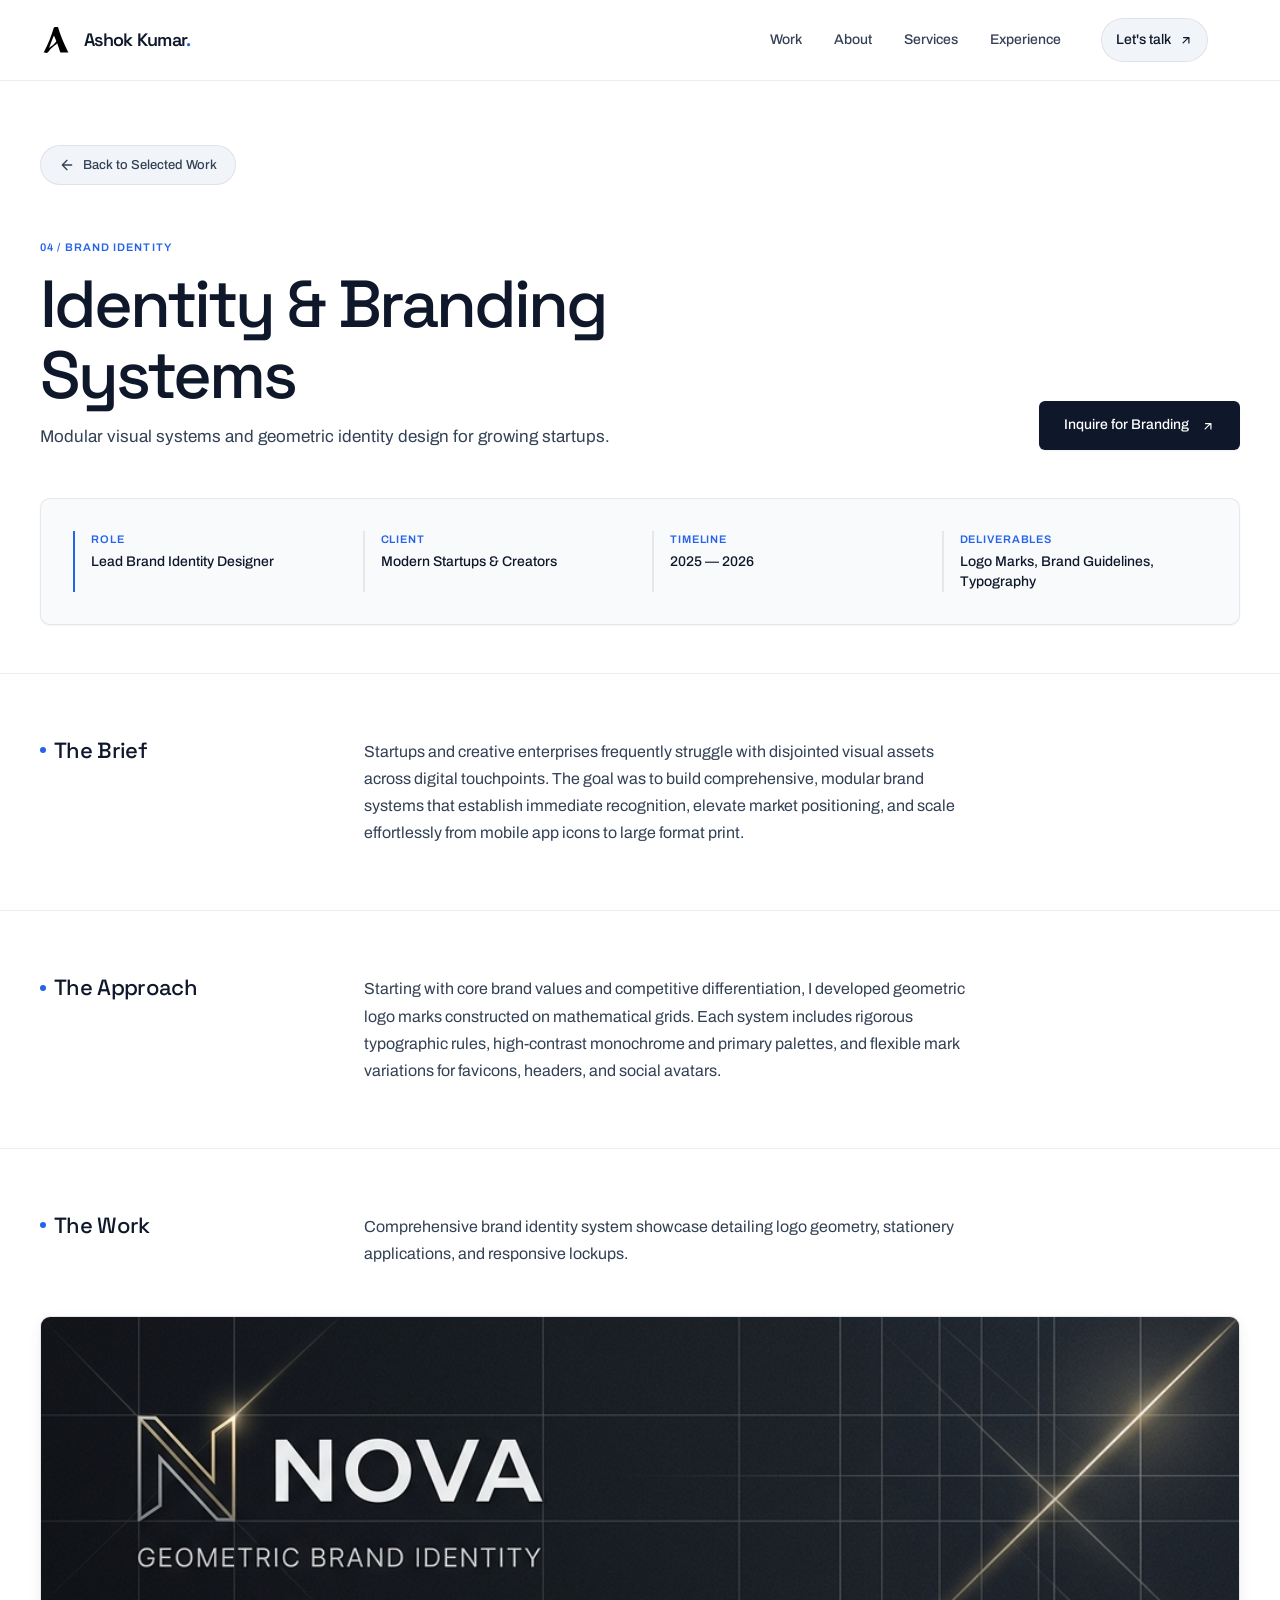
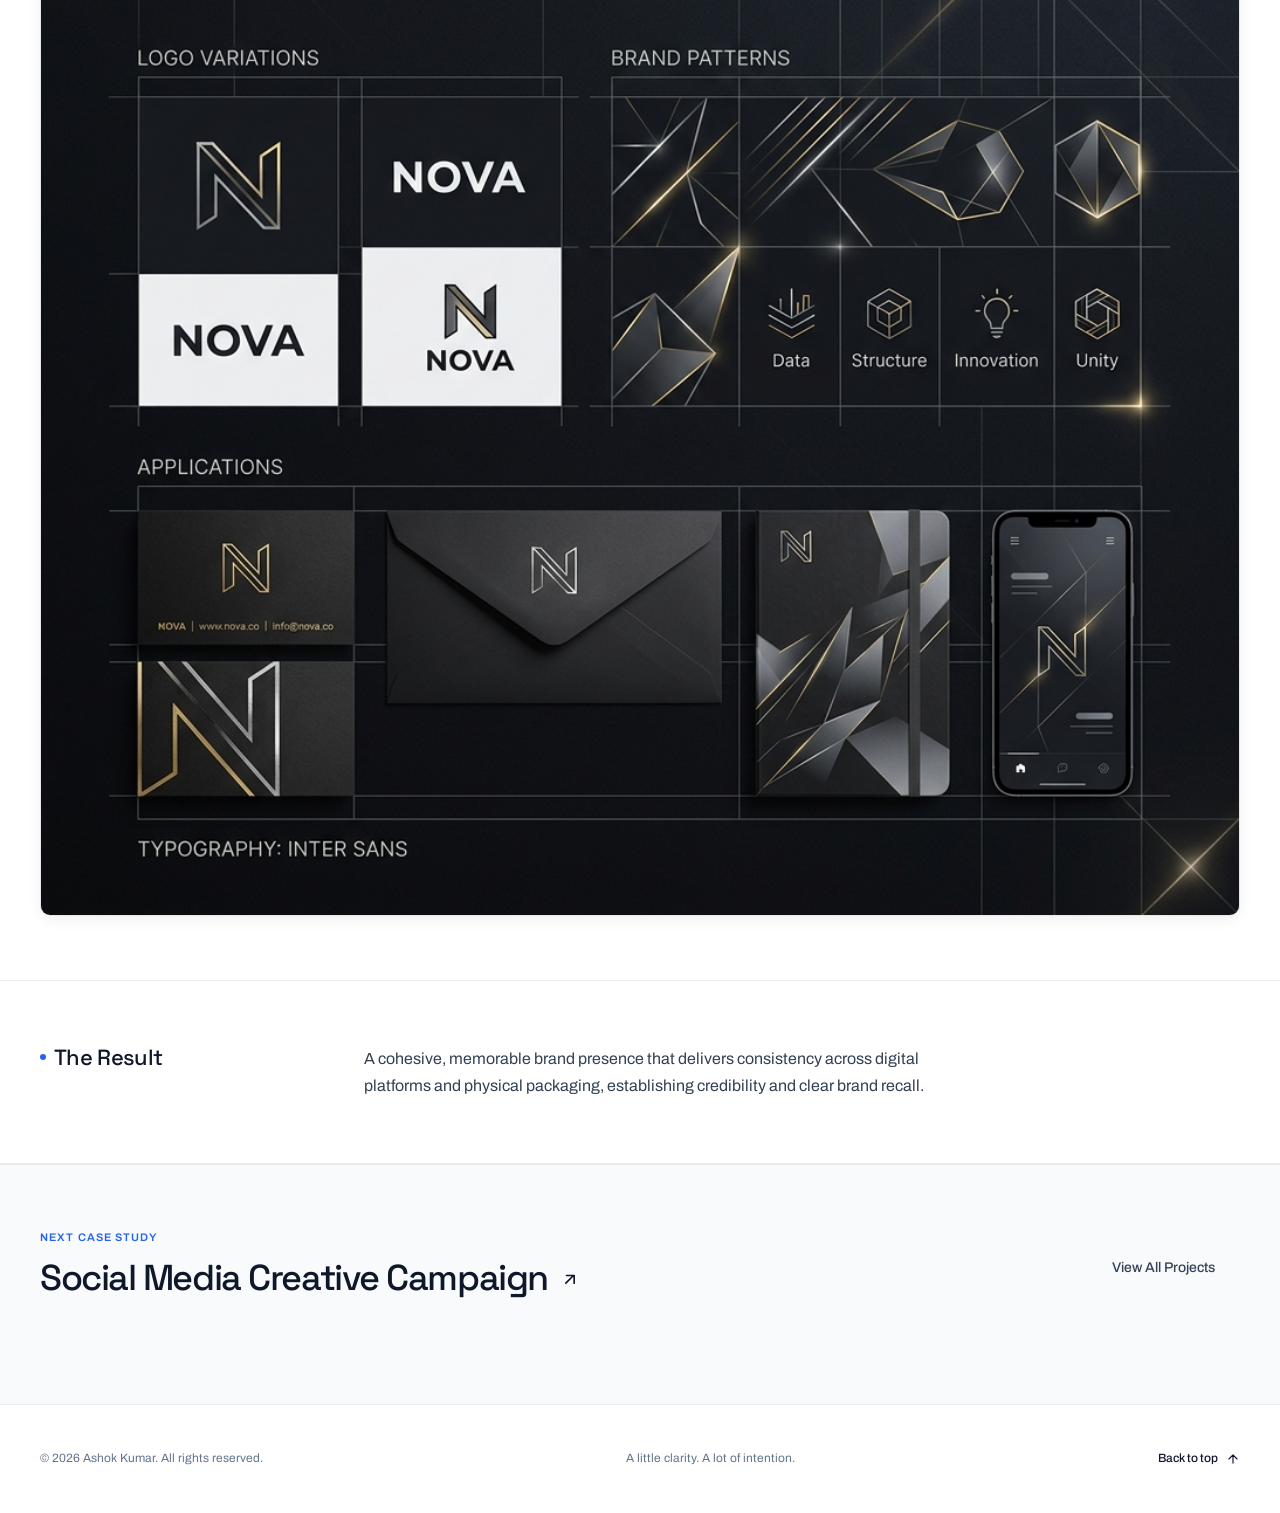
<file: work/branding-systems.html>
<!DOCTYPE html>
<html lang="en">

<head>
    <meta charset="UTF-8">
    <meta name="viewport" content="width=device-width, initial-scale=1.0">
    <meta name="description" content="Identity & Branding Systems Case Study by Ashok Kumar. Visual identity design, logo design, and design systems for startups.">
    <title>Identity & Branding Systems | Ashok Kumar</title>

    <!-- Favicon -->
    <link rel="icon" type="image/svg+xml" href="../assets/Logo_blk.svg">

    <!-- Google Fonts -->
    <link rel="preconnect" href="https://fonts.googleapis.com">
    <link rel="preconnect" href="https://fonts.gstatic.com" crossorigin>
    <link
        href="https://fonts.googleapis.com/css2?family=Archivo:wght@300;400;500;600;700&family=Space+Grotesk:wght@400;500;600;700&display=swap"
        rel="stylesheet">

    <!-- Stylesheets (Design System & Case Study) -->
    <link rel="stylesheet" href="../style.css?v=6.0">
    <link rel="stylesheet" href="../case-studies.css?v=6.0">
</head>

<body class="case-page">
    <a class="skip-link" href="#main">Skip to content</a>

    <!-- Sticky Navigation (Identical to Homepage) -->
    <header class="navbar" id="main-navbar">
        <div class="navbar-container">
            <a href="../index.html" class="nav-logo" aria-label="Ashok Kumar Home">
                <img src="../assets/Logo_blk.svg" alt="" class="logo-img" id="nav-logo-img" width="32" height="32">
                <span class="logo-text">Ashok Kumar<span class="logo-dot">.</span></span>
            </a>

            <nav class="nav-menu" id="nav-links" aria-label="Main navigation">
                <a href="../index.html#work" class="nav-link">Work</a>
                <a href="../index.html#about" class="nav-link">About</a>
                <a href="../index.html#services" class="nav-link">Services</a>
                <a href="../index.html#experience" class="nav-link">Experience</a>
                <a href="../index.html#contact" class="nav-link nav-contact">
                    <span>Let's talk</span>
                    <svg class="icon-arrow" width="14" height="14" viewBox="0 0 24 24" fill="none" stroke="currentColor" stroke-width="2" stroke-linecap="round" stroke-linejoin="round" aria-hidden="true"><path d="M7 17l9.2-9.2M17 17V7.8H7.8"/></svg>
                </a>
            </nav>

            <div class="navbar-actions">
                <button class="mobile-menu-btn" id="mobile-toggle" aria-label="Open navigation" aria-expanded="false" aria-controls="nav-links">
                    <span></span>
                    <span></span>
                </button>
            </div>
        </div>
    </header>

    <main id="main">
        <!-- 1. Case Study Header -->
        <section class="case-study-hero">
            <div class="section-container">
                <a href="../index.html#work" class="case-study-back" aria-label="Back to selected works">
                    <svg class="icon-arrow-back" width="16" height="16" viewBox="0 0 24 24" fill="none" stroke="currentColor" stroke-width="2" stroke-linecap="round" stroke-linejoin="round" aria-hidden="true"><path d="M19 12H5M12 19l-7-7 7-7"/></svg>
                    <span>Back to Selected Work</span>
                </a>

                <div class="case-study-header">
                    <div class="case-study-title-block">
                        <span class="eyebrow case-study-eyebrow">04 / Brand Identity</span>
                        <h1 class="case-study-title">Identity & Branding Systems</h1>
                        <p class="case-study-tag">Modular visual systems and geometric identity design for growing startups.</p>
                    </div>

                    <div class="case-study-actions">
                        <a href="../index.html#contact" class="btn btn-primary">
                            <span>Inquire for Branding</span>
                            <svg class="icon-arrow" width="14" height="14" viewBox="0 0 24 24" fill="none" stroke="currentColor" stroke-width="2" stroke-linecap="round" stroke-linejoin="round" aria-hidden="true"><path d="M7 17l9.2-9.2M17 17V7.8H7.8"/></svg>
                        </a>
                    </div>
                </div>

                <!-- Bento Metadata Card -->
                <div class="case-study-meta-grid" role="region" aria-label="Project Metadata">
                    <div class="case-meta-item">
                        <span class="case-meta-label">Role</span>
                        <span class="case-meta-value">Lead Brand Identity Designer</span>
                    </div>
                    <div class="case-meta-item">
                        <span class="case-meta-label">Client</span>
                        <span class="case-meta-value">Modern Startups &amp; Creators</span>
                    </div>
                    <div class="case-meta-item">
                        <span class="case-meta-label">Timeline</span>
                        <span class="case-meta-value">2025 — 2026</span>
                    </div>
                    <div class="case-meta-item">
                        <span class="case-meta-label">Deliverables</span>
                        <span class="case-meta-value">Logo Marks, Brand Guidelines, Typography</span>
                    </div>
                </div>
            </div>
        </section>

        <!-- 2. The Brief Section -->
        <section class="case-content-section" aria-labelledby="kicker-brief">
            <div class="section-container">
                <div class="case-grid-layout">
                    <h2 class="case-section-kicker" id="kicker-brief">The Brief</h2>
                    <div class="case-section-body">
                        <p>Startups and creative enterprises frequently struggle with disjointed visual assets across digital touchpoints. The goal was to build comprehensive, modular brand systems that establish immediate recognition, elevate market positioning, and scale effortlessly from mobile app icons to large format print.</p>
                    </div>
                </div>
            </div>
        </section>

        <!-- 3. The Approach Section -->
        <section class="case-content-section" aria-labelledby="kicker-approach">
            <div class="section-container">
                <div class="case-grid-layout">
                    <h2 class="case-section-kicker" id="kicker-approach">The Approach</h2>
                    <div class="case-section-body">
                        <p>Starting with core brand values and competitive differentiation, I developed geometric logo marks constructed on mathematical grids. Each system includes rigorous typographic rules, high-contrast monochrome and primary palettes, and flexible mark variations for favicons, headers, and social avatars.</p>
                    </div>
                </div>
            </div>
        </section>

        <!-- 4. The Work / Visual Showcase Section -->
        <section class="case-content-section" aria-labelledby="kicker-work">
            <div class="section-container">
                <div class="case-grid-layout">
                    <h2 class="case-section-kicker" id="kicker-work">The Work</h2>
                    <div class="case-section-body">
                        <p>Comprehensive brand identity system showcase detailing logo geometry, stationery applications, and responsive lockups.</p>
                    </div>
                </div>

                <div class="case-media-wrapper">
                    <img src="../assets/project-brand.png" alt="Identity and Branding Systems Design by Ashok Kumar" class="case-full-image" loading="lazy">
                </div>
            </div>
        </section>

        <!-- 5. The Result Section -->
        <section class="case-content-section" aria-labelledby="kicker-result">
            <div class="section-container">
                <div class="case-grid-layout">
                    <h2 class="case-section-kicker" id="kicker-result">The Result</h2>
                    <div class="case-section-body">
                        <p>A cohesive, memorable brand presence that delivers consistency across digital platforms and physical packaging, establishing credibility and clear brand recall.</p>
                    </div>
                </div>
            </div>
        </section>

        <!-- 6. Next Project Navigation Bar -->
        <section class="case-next-project-bar">
            <div class="section-container case-next-container">
                <div>
                    <span class="next-project-kicker">Next Case Study</span>
                    <a href="social-media.html" class="next-project-link">
                        <span>Social Media Creative Campaign</span>
                        <svg class="icon-arrow" width="20" height="20" viewBox="0 0 24 24" fill="none" stroke="currentColor" stroke-width="2" stroke-linecap="round" stroke-linejoin="round" aria-hidden="true"><path d="M7 17l9.2-9.2M17 17V7.8H7.8"/></svg>
                    </a>
                </div>

                <a href="../index.html#work" class="btn btn-secondary">
                    View All Projects
                </a>
            </div>
        </section>
    </main>

    <!-- Footer -->
    <footer class="footer">
        <div class="section-container footer-container">
            <span>&copy; 2026 Ashok Kumar. All rights reserved.</span>
            <span class="footer-note">A little clarity. A lot of intention.</span>
            <a href="#main" class="back-to-top" aria-label="Back to top">
                <span>Back to top</span>
                <svg width="14" height="14" viewBox="0 0 24 24" fill="none" stroke="currentColor" stroke-width="2" stroke-linecap="round" stroke-linejoin="round" aria-hidden="true"><path d="M12 19V5M5 12l7-7 7 7"/></svg>
            </a>
        </div>
    </footer>

    <!-- Scripts -->
    <script src="../script.js?v=6.0" defer></script>
</body>

</html>
</file>
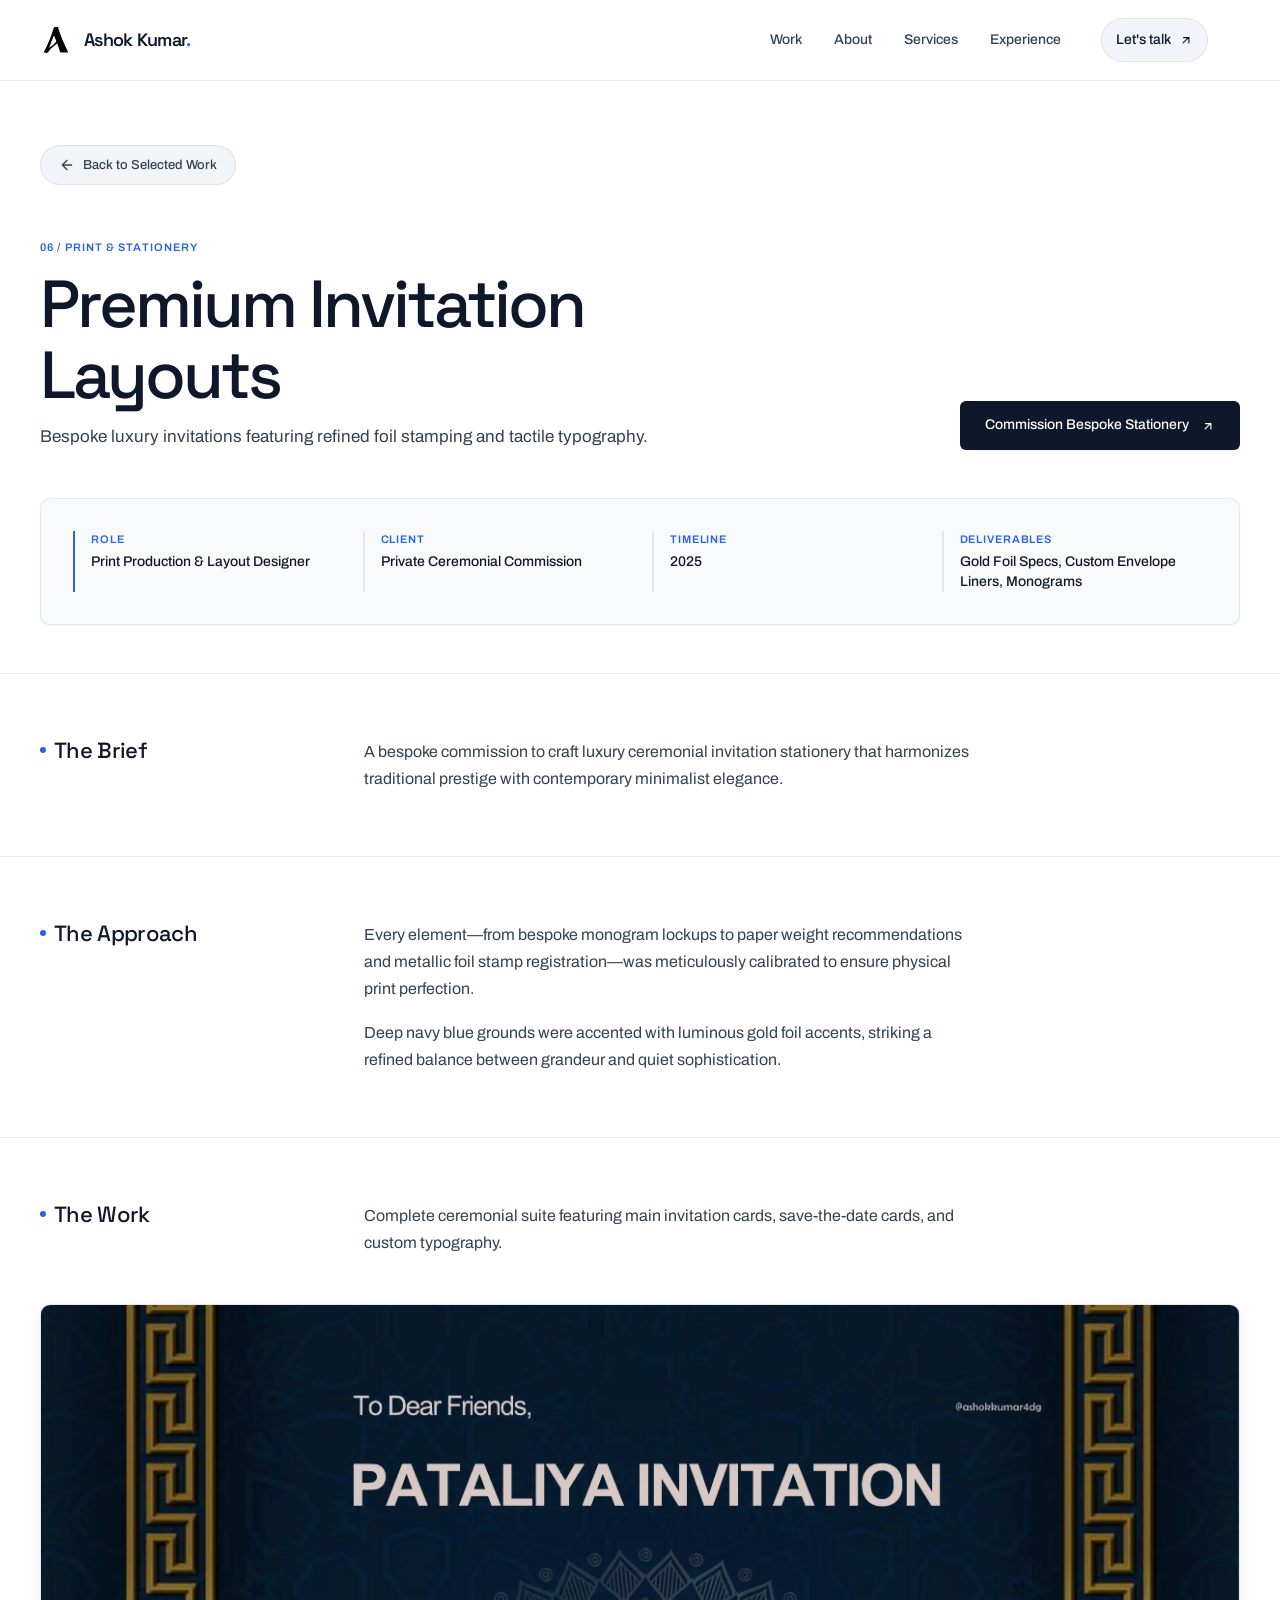
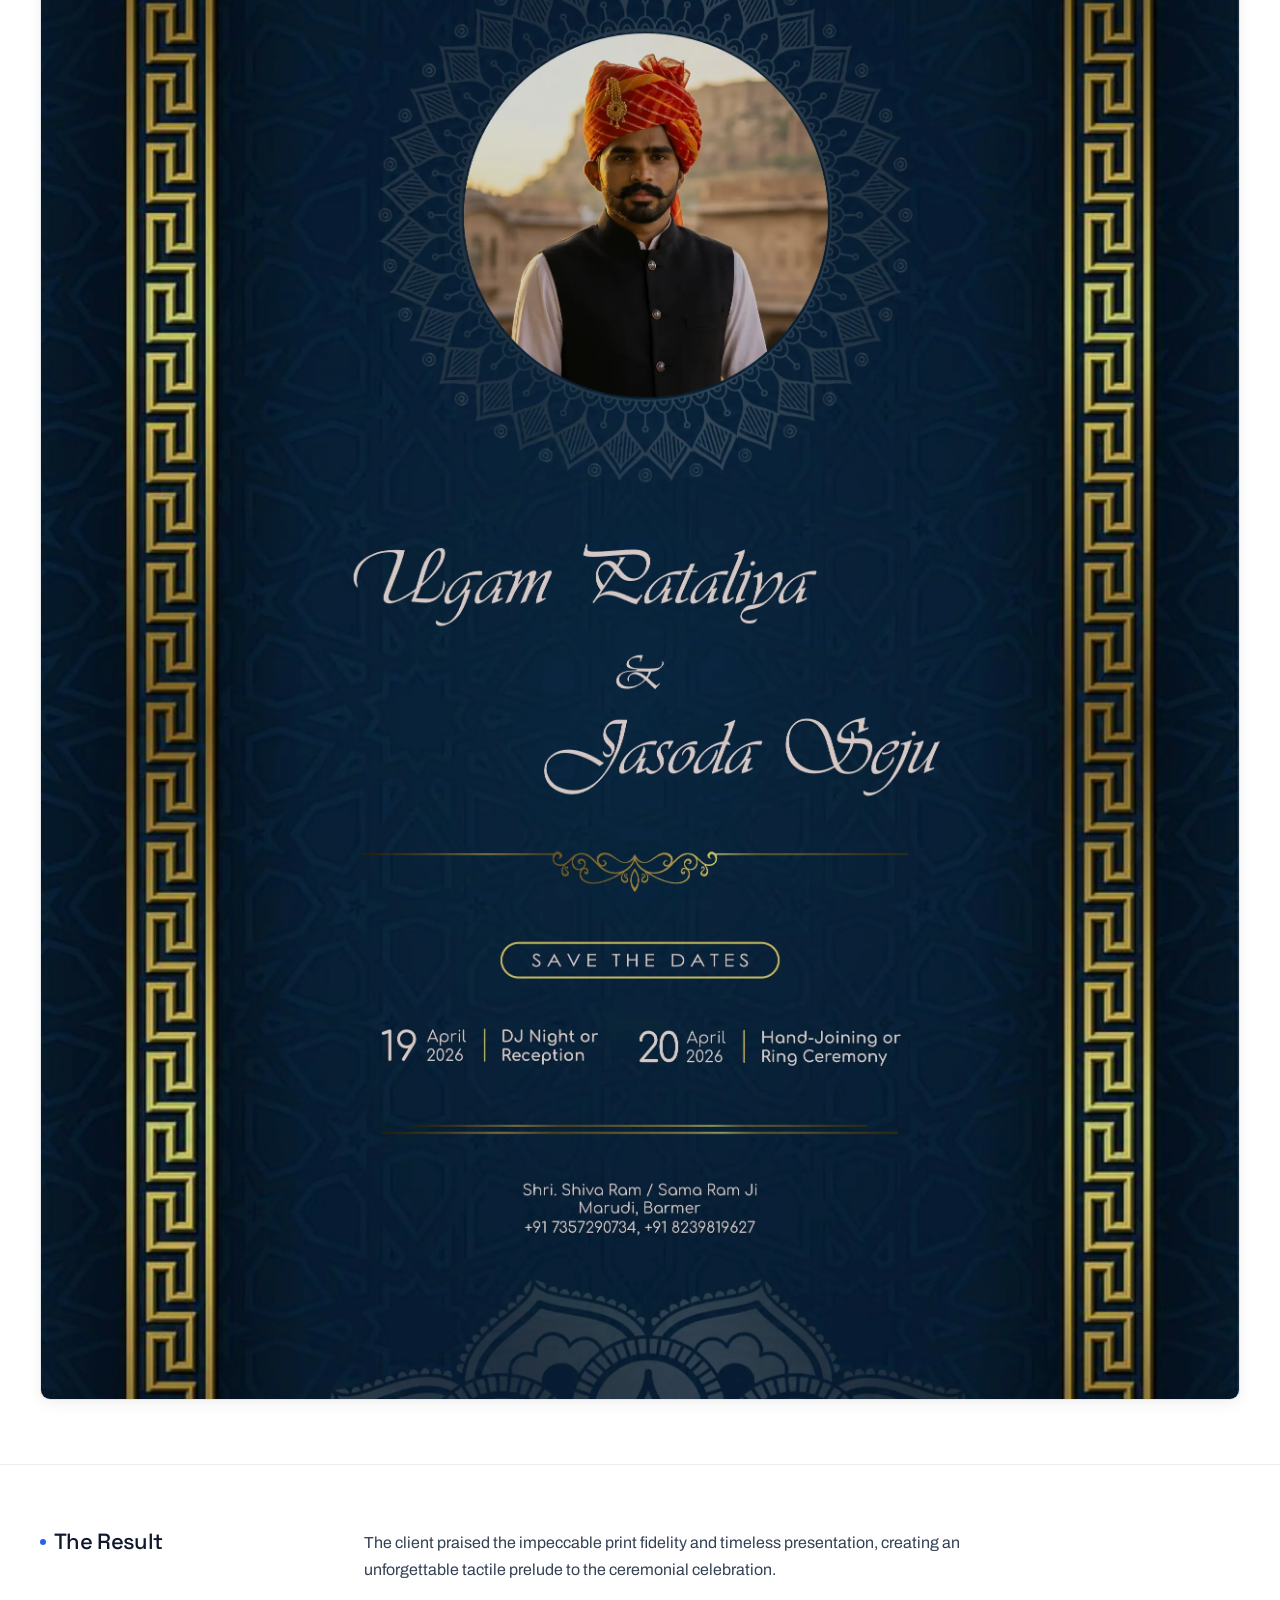
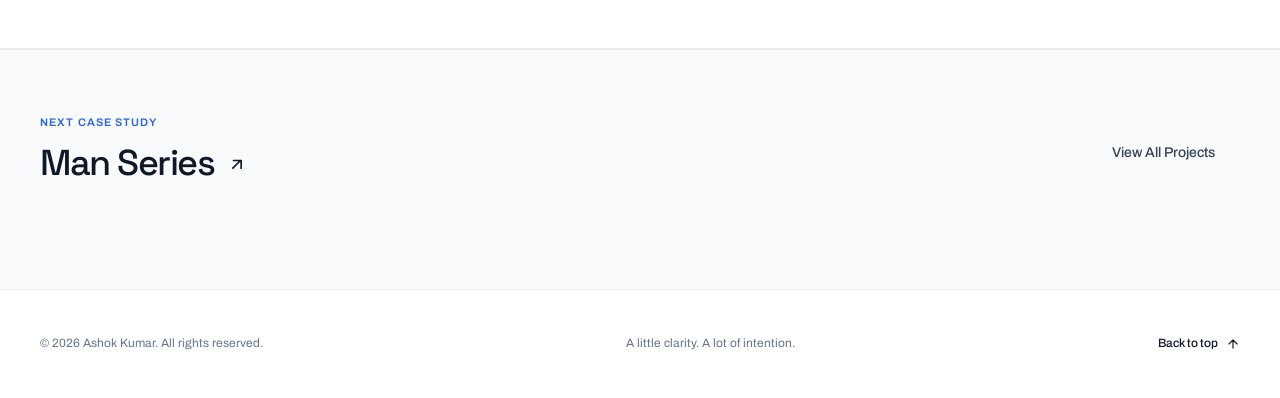
<file: work/invitations.html>
<!DOCTYPE html>
<html lang="en">

<head>
    <meta charset="UTF-8">
    <meta name="viewport" content="width=device-width, initial-scale=1.0">
    <meta name="description" content="Premium Invitation Layouts Case Study by Ashok Kumar. Bespoke print stationery, luxury invitations, and typography craftsmanship.">
    <title>Premium Invitation Layouts | Ashok Kumar</title>

    <!-- Favicon -->
    <link rel="icon" type="image/svg+xml" href="../assets/Logo_blk.svg">

    <!-- Google Fonts -->
    <link rel="preconnect" href="https://fonts.googleapis.com">
    <link rel="preconnect" href="https://fonts.gstatic.com" crossorigin>
    <link
        href="https://fonts.googleapis.com/css2?family=Archivo:wght@300;400;500;600;700&family=Space+Grotesk:wght@400;500;600;700&display=swap"
        rel="stylesheet">

    <!-- Stylesheets (Design System & Case Study) -->
    <link rel="stylesheet" href="../style.css?v=6.0">
    <link rel="stylesheet" href="../case-studies.css?v=6.0">
</head>

<body class="case-page">
    <a class="skip-link" href="#main">Skip to content</a>

    <!-- Sticky Navigation (Identical to Homepage) -->
    <header class="navbar" id="main-navbar">
        <div class="navbar-container">
            <a href="../index.html" class="nav-logo" aria-label="Ashok Kumar Home">
                <img src="../assets/Logo_blk.svg" alt="" class="logo-img" id="nav-logo-img" width="32" height="32">
                <span class="logo-text">Ashok Kumar<span class="logo-dot">.</span></span>
            </a>

            <nav class="nav-menu" id="nav-links" aria-label="Main navigation">
                <a href="../index.html#work" class="nav-link">Work</a>
                <a href="../index.html#about" class="nav-link">About</a>
                <a href="../index.html#services" class="nav-link">Services</a>
                <a href="../index.html#experience" class="nav-link">Experience</a>
                <a href="../index.html#contact" class="nav-link nav-contact">
                    <span>Let's talk</span>
                    <svg class="icon-arrow" width="14" height="14" viewBox="0 0 24 24" fill="none" stroke="currentColor" stroke-width="2" stroke-linecap="round" stroke-linejoin="round" aria-hidden="true"><path d="M7 17l9.2-9.2M17 17V7.8H7.8"/></svg>
                </a>
            </nav>

            <div class="navbar-actions">
                <button class="mobile-menu-btn" id="mobile-toggle" aria-label="Open navigation" aria-expanded="false" aria-controls="nav-links">
                    <span></span>
                    <span></span>
                </button>
            </div>
        </div>
    </header>

    <main id="main">
        <!-- 1. Case Study Header -->
        <section class="case-study-hero">
            <div class="section-container">
                <a href="../index.html#work" class="case-study-back" aria-label="Back to selected works">
                    <svg class="icon-arrow-back" width="16" height="16" viewBox="0 0 24 24" fill="none" stroke="currentColor" stroke-width="2" stroke-linecap="round" stroke-linejoin="round" aria-hidden="true"><path d="M19 12H5M12 19l-7-7 7-7"/></svg>
                    <span>Back to Selected Work</span>
                </a>

                <div class="case-study-header">
                    <div class="case-study-title-block">
                        <span class="eyebrow case-study-eyebrow">06 / Print &amp; Stationery</span>
                        <h1 class="case-study-title">Premium Invitation Layouts</h1>
                        <p class="case-study-tag">Bespoke luxury invitations featuring refined foil stamping and tactile typography.</p>
                    </div>

                    <div class="case-study-actions">
                        <a href="../index.html#contact" class="btn btn-primary">
                            <span>Commission Bespoke Stationery</span>
                            <svg class="icon-arrow" width="14" height="14" viewBox="0 0 24 24" fill="none" stroke="currentColor" stroke-width="2" stroke-linecap="round" stroke-linejoin="round" aria-hidden="true"><path d="M7 17l9.2-9.2M17 17V7.8H7.8"/></svg>
                        </a>
                    </div>
                </div>

                <!-- Bento Metadata Card -->
                <div class="case-study-meta-grid" role="region" aria-label="Project Metadata">
                    <div class="case-meta-item">
                        <span class="case-meta-label">Role</span>
                        <span class="case-meta-value">Print Production &amp; Layout Designer</span>
                    </div>
                    <div class="case-meta-item">
                        <span class="case-meta-label">Client</span>
                        <span class="case-meta-value">Private Ceremonial Commission</span>
                    </div>
                    <div class="case-meta-item">
                        <span class="case-meta-label">Timeline</span>
                        <span class="case-meta-value">2025</span>
                    </div>
                    <div class="case-meta-item">
                        <span class="case-meta-label">Deliverables</span>
                        <span class="case-meta-value">Gold Foil Specs, Custom Envelope Liners, Monograms</span>
                    </div>
                </div>
            </div>
        </section>

        <!-- 2. The Brief Section -->
        <section class="case-content-section" aria-labelledby="kicker-brief">
            <div class="section-container">
                <div class="case-grid-layout">
                    <h2 class="case-section-kicker" id="kicker-brief">The Brief</h2>
                    <div class="case-section-body">
                        <p>A bespoke commission to craft luxury ceremonial invitation stationery that harmonizes traditional prestige with contemporary minimalist elegance.</p>
                    </div>
                </div>
            </div>
        </section>

        <!-- 3. The Approach Section -->
        <section class="case-content-section" aria-labelledby="kicker-approach">
            <div class="section-container">
                <div class="case-grid-layout">
                    <h2 class="case-section-kicker" id="kicker-approach">The Approach</h2>
                    <div class="case-section-body">
                        <p>Every element—from bespoke monogram lockups to paper weight recommendations and metallic foil stamp registration—was meticulously calibrated to ensure physical print perfection.</p><p>Deep navy blue grounds were accented with luminous gold foil accents, striking a refined balance between grandeur and quiet sophistication.</p>
                    </div>
                </div>
            </div>
        </section>

        <!-- 4. The Work / Visual Showcase Section -->
        <section class="case-content-section" aria-labelledby="kicker-work">
            <div class="section-container">
                <div class="case-grid-layout">
                    <h2 class="case-section-kicker" id="kicker-work">The Work</h2>
                    <div class="case-section-body">
                        <p>Complete ceremonial suite featuring main invitation cards, save-the-date cards, and custom typography.</p>
                    </div>
                </div>

                <div class="case-media-wrapper">
                    <img src="../assets/Invitation Card/WeddingCard1.webp" alt="Premium Invitation Design by Ashok Kumar" class="case-full-image" loading="lazy">
                </div>
            </div>
        </section>

        <!-- 5. The Result Section -->
        <section class="case-content-section" aria-labelledby="kicker-result">
            <div class="section-container">
                <div class="case-grid-layout">
                    <h2 class="case-section-kicker" id="kicker-result">The Result</h2>
                    <div class="case-section-body">
                        <p>The client praised the impeccable print fidelity and timeless presentation, creating an unforgettable tactile prelude to the ceremonial celebration.</p>
                    </div>
                </div>
            </div>
        </section>

        <!-- 6. Next Project Navigation Bar -->
        <section class="case-next-project-bar">
            <div class="section-container case-next-container">
                <div>
                    <span class="next-project-kicker">Next Case Study</span>
                    <a href="man-series.html" class="next-project-link">
                        <span>Man Series</span>
                        <svg class="icon-arrow" width="20" height="20" viewBox="0 0 24 24" fill="none" stroke="currentColor" stroke-width="2" stroke-linecap="round" stroke-linejoin="round" aria-hidden="true"><path d="M7 17l9.2-9.2M17 17V7.8H7.8"/></svg>
                    </a>
                </div>

                <a href="../index.html#work" class="btn btn-secondary">
                    View All Projects
                </a>
            </div>
        </section>
    </main>

    <!-- Footer -->
    <footer class="footer">
        <div class="section-container footer-container">
            <span>&copy; 2026 Ashok Kumar. All rights reserved.</span>
            <span class="footer-note">A little clarity. A lot of intention.</span>
            <a href="#main" class="back-to-top" aria-label="Back to top">
                <span>Back to top</span>
                <svg width="14" height="14" viewBox="0 0 24 24" fill="none" stroke="currentColor" stroke-width="2" stroke-linecap="round" stroke-linejoin="round" aria-hidden="true"><path d="M12 19V5M5 12l7-7 7 7"/></svg>
            </a>
        </div>
    </footer>

    <!-- Scripts -->
    <script src="../script.js?v=6.0" defer></script>
</body>

</html>
</file>
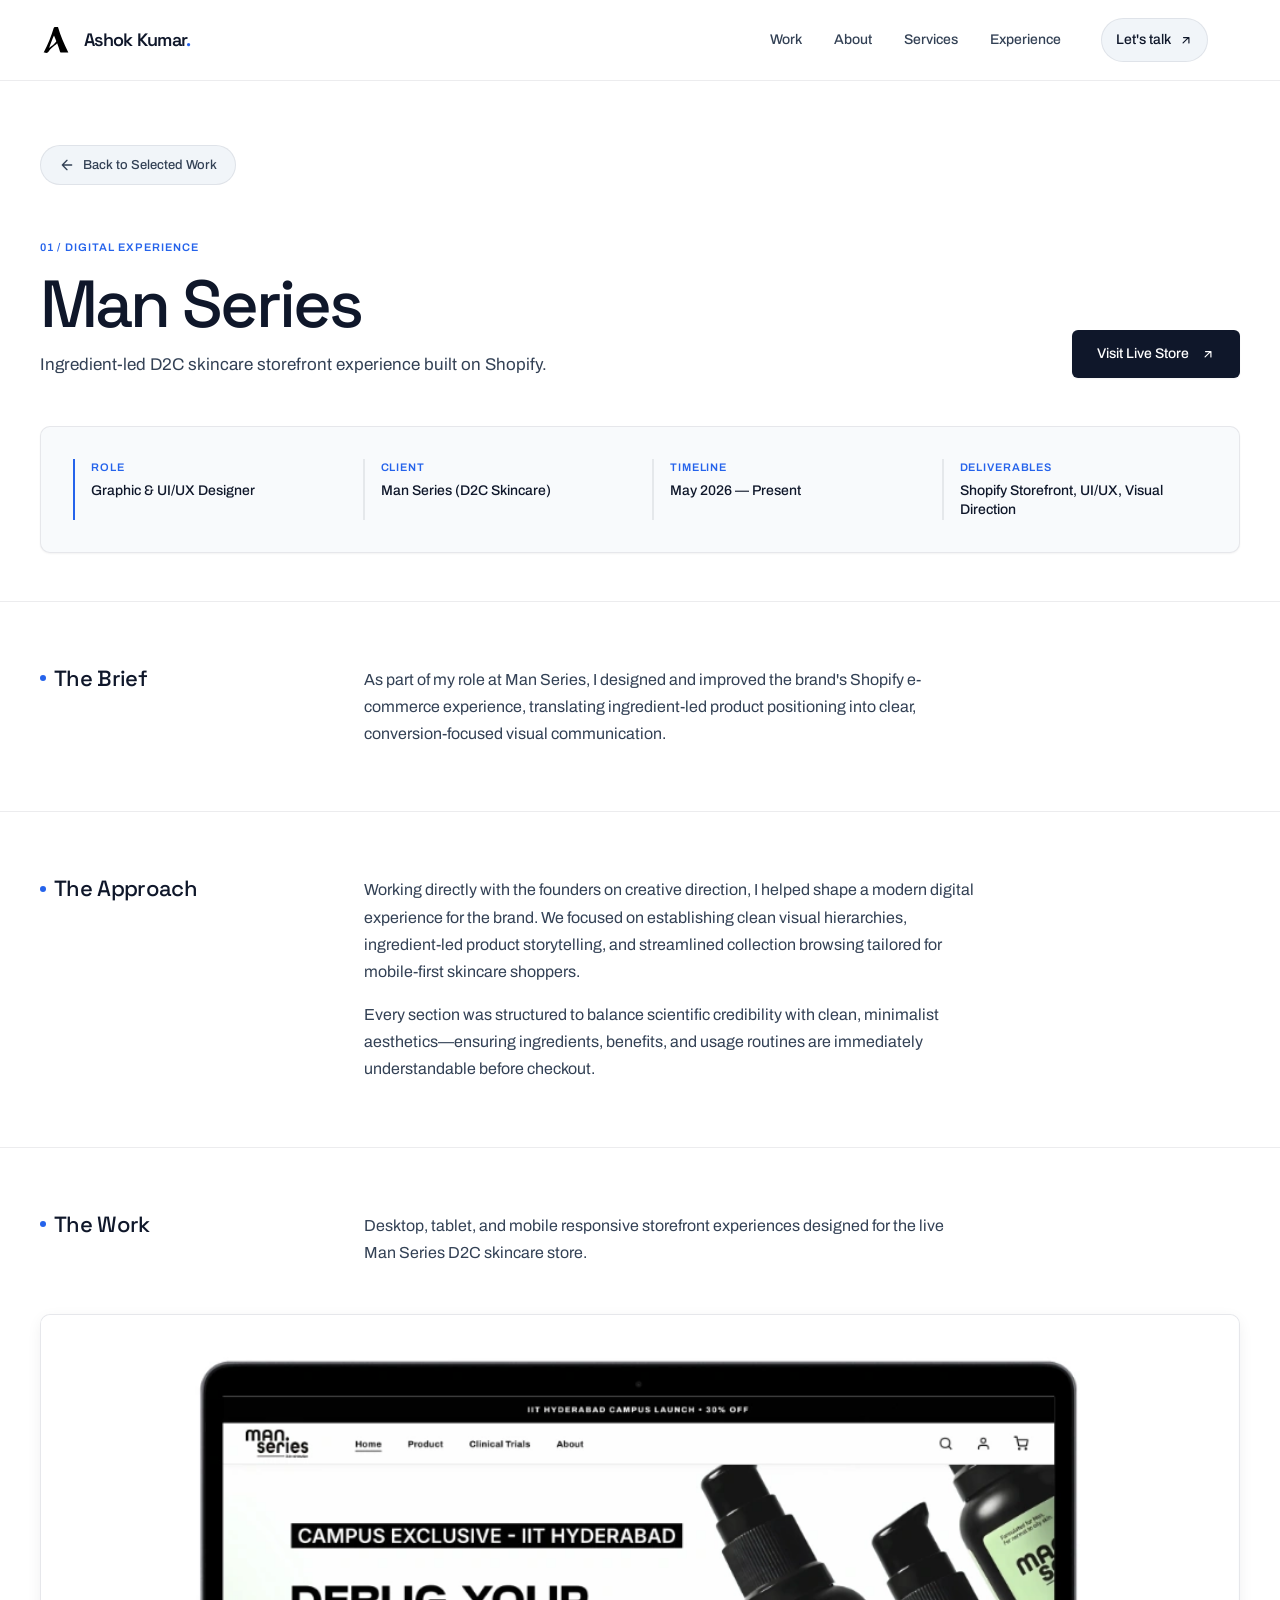
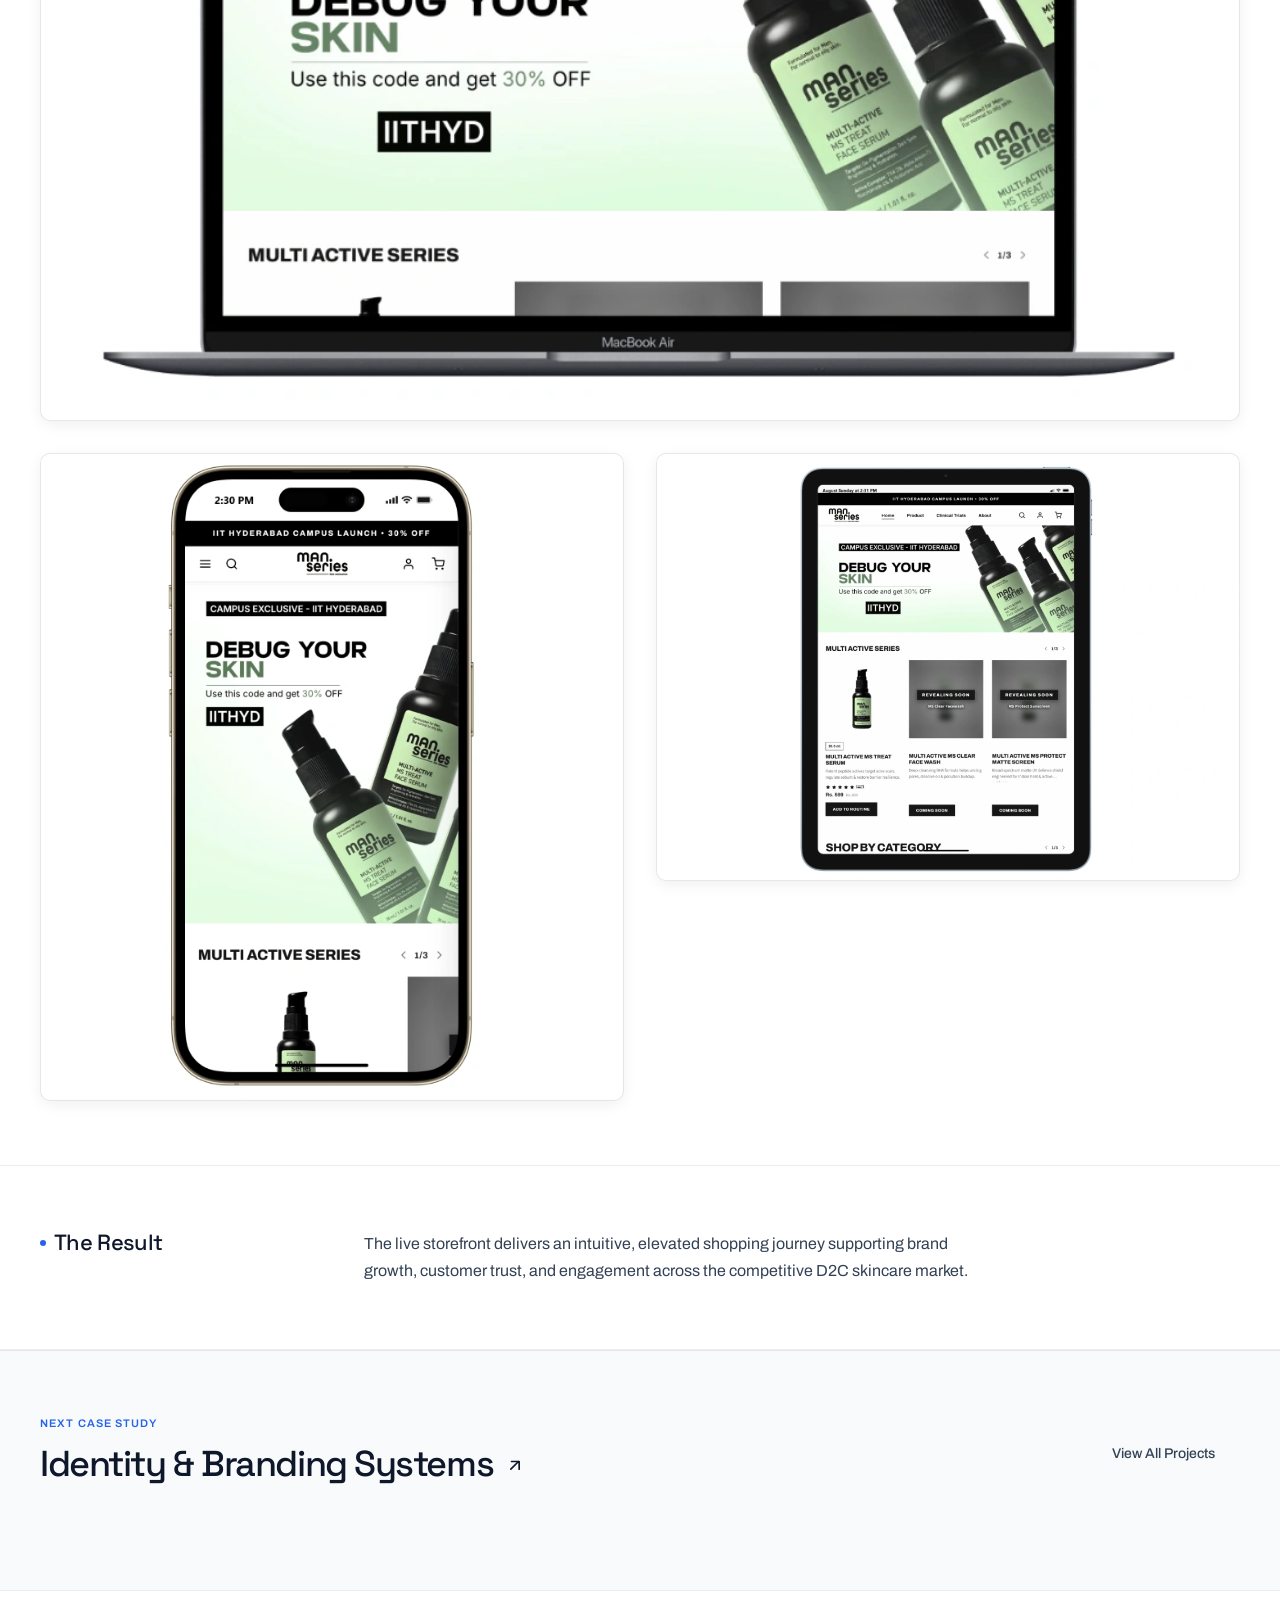
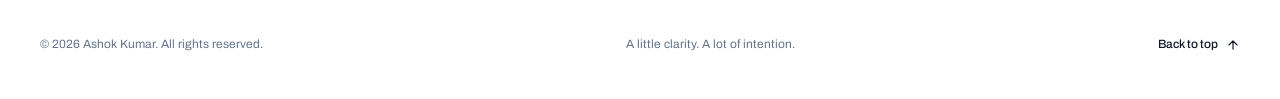
<file: work/man-series.html>
<!DOCTYPE html>
<html lang="en">

<head>
    <meta charset="UTF-8">
    <meta name="viewport" content="width=device-width, initial-scale=1.0">
    <meta name="description" content="Man Series Case Study — Shopify E-commerce & UI/UX Design by Ashok Kumar. Ingredient-led digital experience for a modern D2C skincare brand.">
    <title>Man Series — Shopify E-commerce Design | Ashok Kumar</title>

    <!-- Favicon -->
    <link rel="icon" type="image/svg+xml" href="../assets/Logo_blk.svg">

    <!-- Google Fonts -->
    <link rel="preconnect" href="https://fonts.googleapis.com">
    <link rel="preconnect" href="https://fonts.gstatic.com" crossorigin>
    <link
        href="https://fonts.googleapis.com/css2?family=Archivo:wght@300;400;500;600;700&family=Space+Grotesk:wght@400;500;600;700&display=swap"
        rel="stylesheet">

    <!-- Stylesheets (Design System & Case Study) -->
    <link rel="stylesheet" href="../style.css?v=6.0">
    <link rel="stylesheet" href="../case-studies.css?v=6.0">
</head>

<body class="case-page">
    <a class="skip-link" href="#main">Skip to content</a>

    <!-- Sticky Navigation (Identical to Homepage) -->
    <header class="navbar" id="main-navbar">
        <div class="navbar-container">
            <a href="../index.html" class="nav-logo" aria-label="Ashok Kumar Home">
                <img src="../assets/Logo_blk.svg" alt="" class="logo-img" id="nav-logo-img" width="32" height="32">
                <span class="logo-text">Ashok Kumar<span class="logo-dot">.</span></span>
            </a>

            <nav class="nav-menu" id="nav-links" aria-label="Main navigation">
                <a href="../index.html#work" class="nav-link">Work</a>
                <a href="../index.html#about" class="nav-link">About</a>
                <a href="../index.html#services" class="nav-link">Services</a>
                <a href="../index.html#experience" class="nav-link">Experience</a>
                <a href="../index.html#contact" class="nav-link nav-contact">
                    <span>Let's talk</span>
                    <svg class="icon-arrow" width="14" height="14" viewBox="0 0 24 24" fill="none" stroke="currentColor" stroke-width="2" stroke-linecap="round" stroke-linejoin="round" aria-hidden="true"><path d="M7 17l9.2-9.2M17 17V7.8H7.8"/></svg>
                </a>
            </nav>

            <div class="navbar-actions">
                <button class="mobile-menu-btn" id="mobile-toggle" aria-label="Open navigation" aria-expanded="false" aria-controls="nav-links">
                    <span></span>
                    <span></span>
                </button>
            </div>
        </div>
    </header>

    <main id="main">
        <!-- 1. Case Study Header -->
        <section class="case-study-hero">
            <div class="section-container">
                <a href="../index.html#work" class="case-study-back" aria-label="Back to selected works">
                    <svg class="icon-arrow-back" width="16" height="16" viewBox="0 0 24 24" fill="none" stroke="currentColor" stroke-width="2" stroke-linecap="round" stroke-linejoin="round" aria-hidden="true"><path d="M19 12H5M12 19l-7-7 7-7"/></svg>
                    <span>Back to Selected Work</span>
                </a>

                <div class="case-study-header">
                    <div class="case-study-title-block">
                        <span class="eyebrow case-study-eyebrow">01 / Digital Experience</span>
                        <h1 class="case-study-title">Man Series</h1>
                        <p class="case-study-tag">Ingredient-led D2C skincare storefront experience built on Shopify.</p>
                    </div>

                    <div class="case-study-actions">
                        <a href="https://manseries.in/" class="btn btn-primary" target="_blank" rel="noopener noreferrer">
                            <span>Visit Live Store</span>
                            <svg class="icon-arrow" width="14" height="14" viewBox="0 0 24 24" fill="none" stroke="currentColor" stroke-width="2" stroke-linecap="round" stroke-linejoin="round" aria-hidden="true"><path d="M7 17l9.2-9.2M17 17V7.8H7.8"/></svg>
                        </a>
                    </div>
                </div>

                <!-- Bento Metadata Card -->
                <div class="case-study-meta-grid" role="region" aria-label="Project Metadata">
                    <div class="case-meta-item">
                        <span class="case-meta-label">Role</span>
                        <span class="case-meta-value">Graphic &amp; UI/UX Designer</span>
                    </div>
                    <div class="case-meta-item">
                        <span class="case-meta-label">Client</span>
                        <span class="case-meta-value">Man Series (D2C Skincare)</span>
                    </div>
                    <div class="case-meta-item">
                        <span class="case-meta-label">Timeline</span>
                        <span class="case-meta-value">May 2026 — Present</span>
                    </div>
                    <div class="case-meta-item">
                        <span class="case-meta-label">Deliverables</span>
                        <span class="case-meta-value">Shopify Storefront, UI/UX, Visual Direction</span>
                    </div>
                </div>
            </div>
        </section>

        <!-- 2. The Brief Section -->
        <section class="case-content-section" aria-labelledby="kicker-brief">
            <div class="section-container">
                <div class="case-grid-layout">
                    <h2 class="case-section-kicker" id="kicker-brief">The Brief</h2>
                    <div class="case-section-body">
                        <p>As part of my role at Man Series, I designed and improved the brand's Shopify e-commerce experience, translating ingredient-led product positioning into clear, conversion-focused visual communication.</p>
                    </div>
                </div>
            </div>
        </section>

        <!-- 3. The Approach Section -->
        <section class="case-content-section" aria-labelledby="kicker-approach">
            <div class="section-container">
                <div class="case-grid-layout">
                    <h2 class="case-section-kicker" id="kicker-approach">The Approach</h2>
                    <div class="case-section-body">
                        <p>Working directly with the founders on creative direction, I helped shape a modern digital experience for the brand. We focused on establishing clean visual hierarchies, ingredient-led product storytelling, and streamlined collection browsing tailored for mobile-first skincare shoppers.</p><p>Every section was structured to balance scientific credibility with clean, minimalist aesthetics—ensuring ingredients, benefits, and usage routines are immediately understandable before checkout.</p>
                    </div>
                </div>
            </div>
        </section>

        <!-- 4. The Work / Visual Showcase Section -->
        <section class="case-content-section" aria-labelledby="kicker-work">
            <div class="section-container">
                <div class="case-grid-layout">
                    <h2 class="case-section-kicker" id="kicker-work">The Work</h2>
                    <div class="case-section-body">
                        <p>Desktop, tablet, and mobile responsive storefront experiences designed for the live Man Series D2C skincare store.</p>
                    </div>
                </div>

                <!-- Primary Desktop Mockup -->
                <a href="https://manseries.in/" target="_blank" rel="noopener noreferrer" class="case-media-link" title="Open Live Store (manseries.in) in New Tab">
                    <div class="case-media-wrapper">
                        <img src="../assets/manseries-mockup-laptop.webp?v=2.0" alt="Man Series Live Shopify Store Desktop MacBook Air Mockup by Ashok Kumar" class="case-full-image" loading="lazy">
                    </div>
                </a>

                <!-- Multi-Device Secondary Grid (Mobile & Tablet) -->
                <div class="case-mockups-grid">
                    <a href="https://manseries.in/" target="_blank" rel="noopener noreferrer" class="case-media-link" title="Open Live Store (manseries.in) in New Tab">
                        <div class="case-media-wrapper">
                            <img src="../assets/manseries-mockup-mobile.webp?v=2.0" alt="Man Series Mobile iPhone Storefront Mockup by Ashok Kumar" class="case-full-image" loading="lazy">
                        </div>
                    </a>

                    <a href="https://manseries.in/" target="_blank" rel="noopener noreferrer" class="case-media-link" title="Open Live Store (manseries.in) in New Tab">
                        <div class="case-media-wrapper">
                            <img src="../assets/manseries-mockup-tablet.webp?v=2.0" alt="Man Series Tablet iPad Storefront Mockup by Ashok Kumar" class="case-full-image" loading="lazy">
                        </div>
                    </a>
                </div>
            </div>
        </section>

        <!-- 5. The Result Section -->
        <section class="case-content-section" aria-labelledby="kicker-result">
            <div class="section-container">
                <div class="case-grid-layout">
                    <h2 class="case-section-kicker" id="kicker-result">The Result</h2>
                    <div class="case-section-body">
                        <p>The live storefront delivers an intuitive, elevated shopping journey supporting brand growth, customer trust, and engagement across the competitive D2C skincare market.</p>
                    </div>
                </div>
            </div>
        </section>

        <!-- 6. Next Project Navigation Bar -->
        <section class="case-next-project-bar">
            <div class="section-container case-next-container">
                <div>
                    <span class="next-project-kicker">Next Case Study</span>
                    <a href="branding-systems.html" class="next-project-link">
                        <span>Identity & Branding Systems</span>
                        <svg class="icon-arrow" width="20" height="20" viewBox="0 0 24 24" fill="none" stroke="currentColor" stroke-width="2" stroke-linecap="round" stroke-linejoin="round" aria-hidden="true"><path d="M7 17l9.2-9.2M17 17V7.8H7.8"/></svg>
                    </a>
                </div>

                <a href="../index.html#work" class="btn btn-secondary">
                    View All Projects
                </a>
            </div>
        </section>
    </main>

    <!-- Footer -->
    <footer class="footer">
        <div class="section-container footer-container">
            <span>&copy; 2026 Ashok Kumar. All rights reserved.</span>
            <span class="footer-note">A little clarity. A lot of intention.</span>
            <a href="#main" class="back-to-top" aria-label="Back to top">
                <span>Back to top</span>
                <svg width="14" height="14" viewBox="0 0 24 24" fill="none" stroke="currentColor" stroke-width="2" stroke-linecap="round" stroke-linejoin="round" aria-hidden="true"><path d="M12 19V5M5 12l7-7 7 7"/></svg>
            </a>
        </div>
    </footer>

    <!-- Scripts -->
    <script src="../script.js?v=6.0" defer></script>
</body>

</html>
</file>
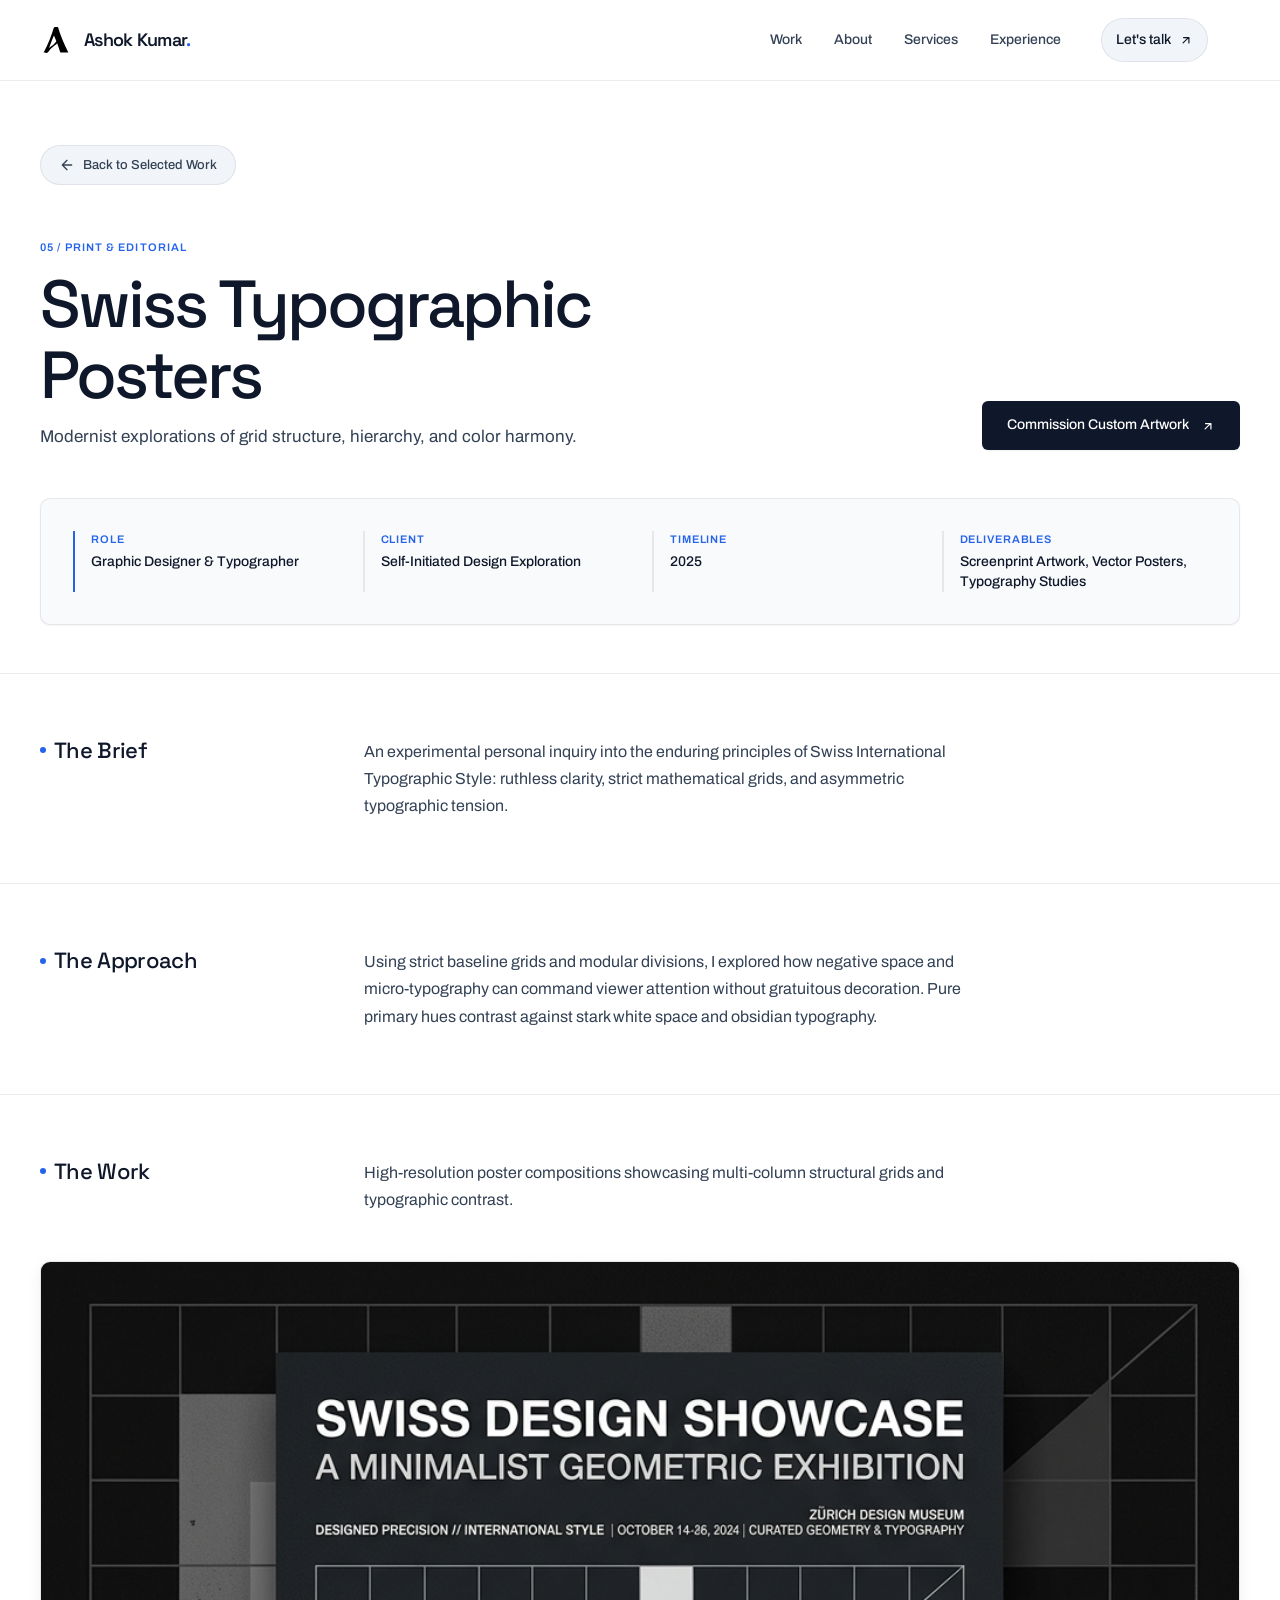
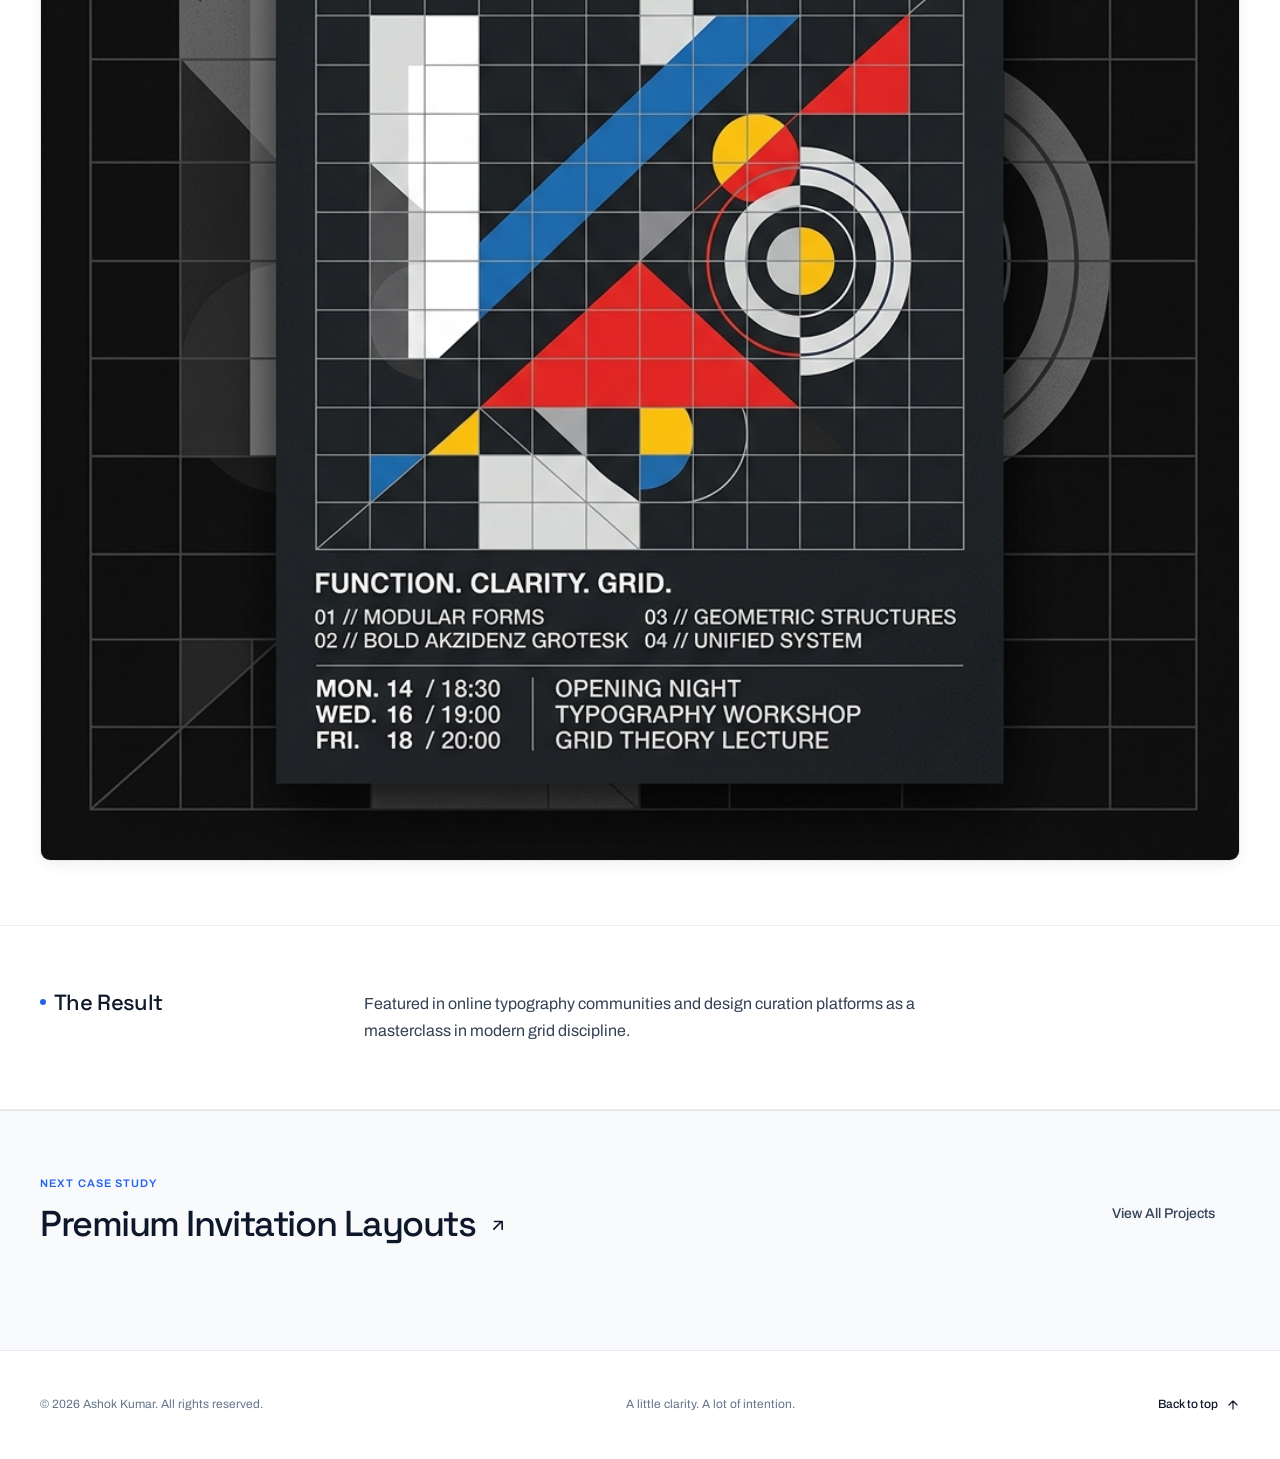
<file: work/poster-design.html>
<!DOCTYPE html>
<html lang="en">

<head>
    <meta charset="UTF-8">
    <meta name="viewport" content="width=device-width, initial-scale=1.0">
    <meta name="description" content="Swiss Typographic Posters Case Study by Ashok Kumar. Grid systems, mathematical proportions, and modernist graphic design.">
    <title>Swiss Typographic Posters | Ashok Kumar</title>

    <!-- Favicon -->
    <link rel="icon" type="image/svg+xml" href="../assets/Logo_blk.svg">

    <!-- Google Fonts -->
    <link rel="preconnect" href="https://fonts.googleapis.com">
    <link rel="preconnect" href="https://fonts.gstatic.com" crossorigin>
    <link
        href="https://fonts.googleapis.com/css2?family=Archivo:wght@300;400;500;600;700&family=Space+Grotesk:wght@400;500;600;700&display=swap"
        rel="stylesheet">

    <!-- Stylesheets (Design System & Case Study) -->
    <link rel="stylesheet" href="../style.css?v=6.0">
    <link rel="stylesheet" href="../case-studies.css?v=6.0">
</head>

<body class="case-page">
    <a class="skip-link" href="#main">Skip to content</a>

    <!-- Sticky Navigation (Identical to Homepage) -->
    <header class="navbar" id="main-navbar">
        <div class="navbar-container">
            <a href="../index.html" class="nav-logo" aria-label="Ashok Kumar Home">
                <img src="../assets/Logo_blk.svg" alt="" class="logo-img" id="nav-logo-img" width="32" height="32">
                <span class="logo-text">Ashok Kumar<span class="logo-dot">.</span></span>
            </a>

            <nav class="nav-menu" id="nav-links" aria-label="Main navigation">
                <a href="../index.html#work" class="nav-link">Work</a>
                <a href="../index.html#about" class="nav-link">About</a>
                <a href="../index.html#services" class="nav-link">Services</a>
                <a href="../index.html#experience" class="nav-link">Experience</a>
                <a href="../index.html#contact" class="nav-link nav-contact">
                    <span>Let's talk</span>
                    <svg class="icon-arrow" width="14" height="14" viewBox="0 0 24 24" fill="none" stroke="currentColor" stroke-width="2" stroke-linecap="round" stroke-linejoin="round" aria-hidden="true"><path d="M7 17l9.2-9.2M17 17V7.8H7.8"/></svg>
                </a>
            </nav>

            <div class="navbar-actions">
                <button class="mobile-menu-btn" id="mobile-toggle" aria-label="Open navigation" aria-expanded="false" aria-controls="nav-links">
                    <span></span>
                    <span></span>
                </button>
            </div>
        </div>
    </header>

    <main id="main">
        <!-- 1. Case Study Header -->
        <section class="case-study-hero">
            <div class="section-container">
                <a href="../index.html#work" class="case-study-back" aria-label="Back to selected works">
                    <svg class="icon-arrow-back" width="16" height="16" viewBox="0 0 24 24" fill="none" stroke="currentColor" stroke-width="2" stroke-linecap="round" stroke-linejoin="round" aria-hidden="true"><path d="M19 12H5M12 19l-7-7 7-7"/></svg>
                    <span>Back to Selected Work</span>
                </a>

                <div class="case-study-header">
                    <div class="case-study-title-block">
                        <span class="eyebrow case-study-eyebrow">05 / Print &amp; Editorial</span>
                        <h1 class="case-study-title">Swiss Typographic Posters</h1>
                        <p class="case-study-tag">Modernist explorations of grid structure, hierarchy, and color harmony.</p>
                    </div>

                    <div class="case-study-actions">
                        <a href="../index.html#contact" class="btn btn-primary">
                            <span>Commission Custom Artwork</span>
                            <svg class="icon-arrow" width="14" height="14" viewBox="0 0 24 24" fill="none" stroke="currentColor" stroke-width="2" stroke-linecap="round" stroke-linejoin="round" aria-hidden="true"><path d="M7 17l9.2-9.2M17 17V7.8H7.8"/></svg>
                        </a>
                    </div>
                </div>

                <!-- Bento Metadata Card -->
                <div class="case-study-meta-grid" role="region" aria-label="Project Metadata">
                    <div class="case-meta-item">
                        <span class="case-meta-label">Role</span>
                        <span class="case-meta-value">Graphic Designer &amp; Typographer</span>
                    </div>
                    <div class="case-meta-item">
                        <span class="case-meta-label">Client</span>
                        <span class="case-meta-value">Self-Initiated Design Exploration</span>
                    </div>
                    <div class="case-meta-item">
                        <span class="case-meta-label">Timeline</span>
                        <span class="case-meta-value">2025</span>
                    </div>
                    <div class="case-meta-item">
                        <span class="case-meta-label">Deliverables</span>
                        <span class="case-meta-value">Screenprint Artwork, Vector Posters, Typography Studies</span>
                    </div>
                </div>
            </div>
        </section>

        <!-- 2. The Brief Section -->
        <section class="case-content-section" aria-labelledby="kicker-brief">
            <div class="section-container">
                <div class="case-grid-layout">
                    <h2 class="case-section-kicker" id="kicker-brief">The Brief</h2>
                    <div class="case-section-body">
                        <p>An experimental personal inquiry into the enduring principles of Swiss International Typographic Style: ruthless clarity, strict mathematical grids, and asymmetric typographic tension.</p>
                    </div>
                </div>
            </div>
        </section>

        <!-- 3. The Approach Section -->
        <section class="case-content-section" aria-labelledby="kicker-approach">
            <div class="section-container">
                <div class="case-grid-layout">
                    <h2 class="case-section-kicker" id="kicker-approach">The Approach</h2>
                    <div class="case-section-body">
                        <p>Using strict baseline grids and modular divisions, I explored how negative space and micro-typography can command viewer attention without gratuitous decoration. Pure primary hues contrast against stark white space and obsidian typography.</p>
                    </div>
                </div>
            </div>
        </section>

        <!-- 4. The Work / Visual Showcase Section -->
        <section class="case-content-section" aria-labelledby="kicker-work">
            <div class="section-container">
                <div class="case-grid-layout">
                    <h2 class="case-section-kicker" id="kicker-work">The Work</h2>
                    <div class="case-section-body">
                        <p>High-resolution poster compositions showcasing multi-column structural grids and typographic contrast.</p>
                    </div>
                </div>

                <div class="case-media-wrapper">
                    <img src="../assets/project-poster.png" alt="Swiss Typographic Poster Design by Ashok Kumar" class="case-full-image" loading="lazy">
                </div>
            </div>
        </section>

        <!-- 5. The Result Section -->
        <section class="case-content-section" aria-labelledby="kicker-result">
            <div class="section-container">
                <div class="case-grid-layout">
                    <h2 class="case-section-kicker" id="kicker-result">The Result</h2>
                    <div class="case-section-body">
                        <p>Featured in online typography communities and design curation platforms as a masterclass in modern grid discipline.</p>
                    </div>
                </div>
            </div>
        </section>

        <!-- 6. Next Project Navigation Bar -->
        <section class="case-next-project-bar">
            <div class="section-container case-next-container">
                <div>
                    <span class="next-project-kicker">Next Case Study</span>
                    <a href="invitations.html" class="next-project-link">
                        <span>Premium Invitation Layouts</span>
                        <svg class="icon-arrow" width="20" height="20" viewBox="0 0 24 24" fill="none" stroke="currentColor" stroke-width="2" stroke-linecap="round" stroke-linejoin="round" aria-hidden="true"><path d="M7 17l9.2-9.2M17 17V7.8H7.8"/></svg>
                    </a>
                </div>

                <a href="../index.html#work" class="btn btn-secondary">
                    View All Projects
                </a>
            </div>
        </section>
    </main>

    <!-- Footer -->
    <footer class="footer">
        <div class="section-container footer-container">
            <span>&copy; 2026 Ashok Kumar. All rights reserved.</span>
            <span class="footer-note">A little clarity. A lot of intention.</span>
            <a href="#main" class="back-to-top" aria-label="Back to top">
                <span>Back to top</span>
                <svg width="14" height="14" viewBox="0 0 24 24" fill="none" stroke="currentColor" stroke-width="2" stroke-linecap="round" stroke-linejoin="round" aria-hidden="true"><path d="M12 19V5M5 12l7-7 7 7"/></svg>
            </a>
        </div>
    </footer>

    <!-- Scripts -->
    <script src="../script.js?v=6.0" defer></script>
</body>

</html>
</file>
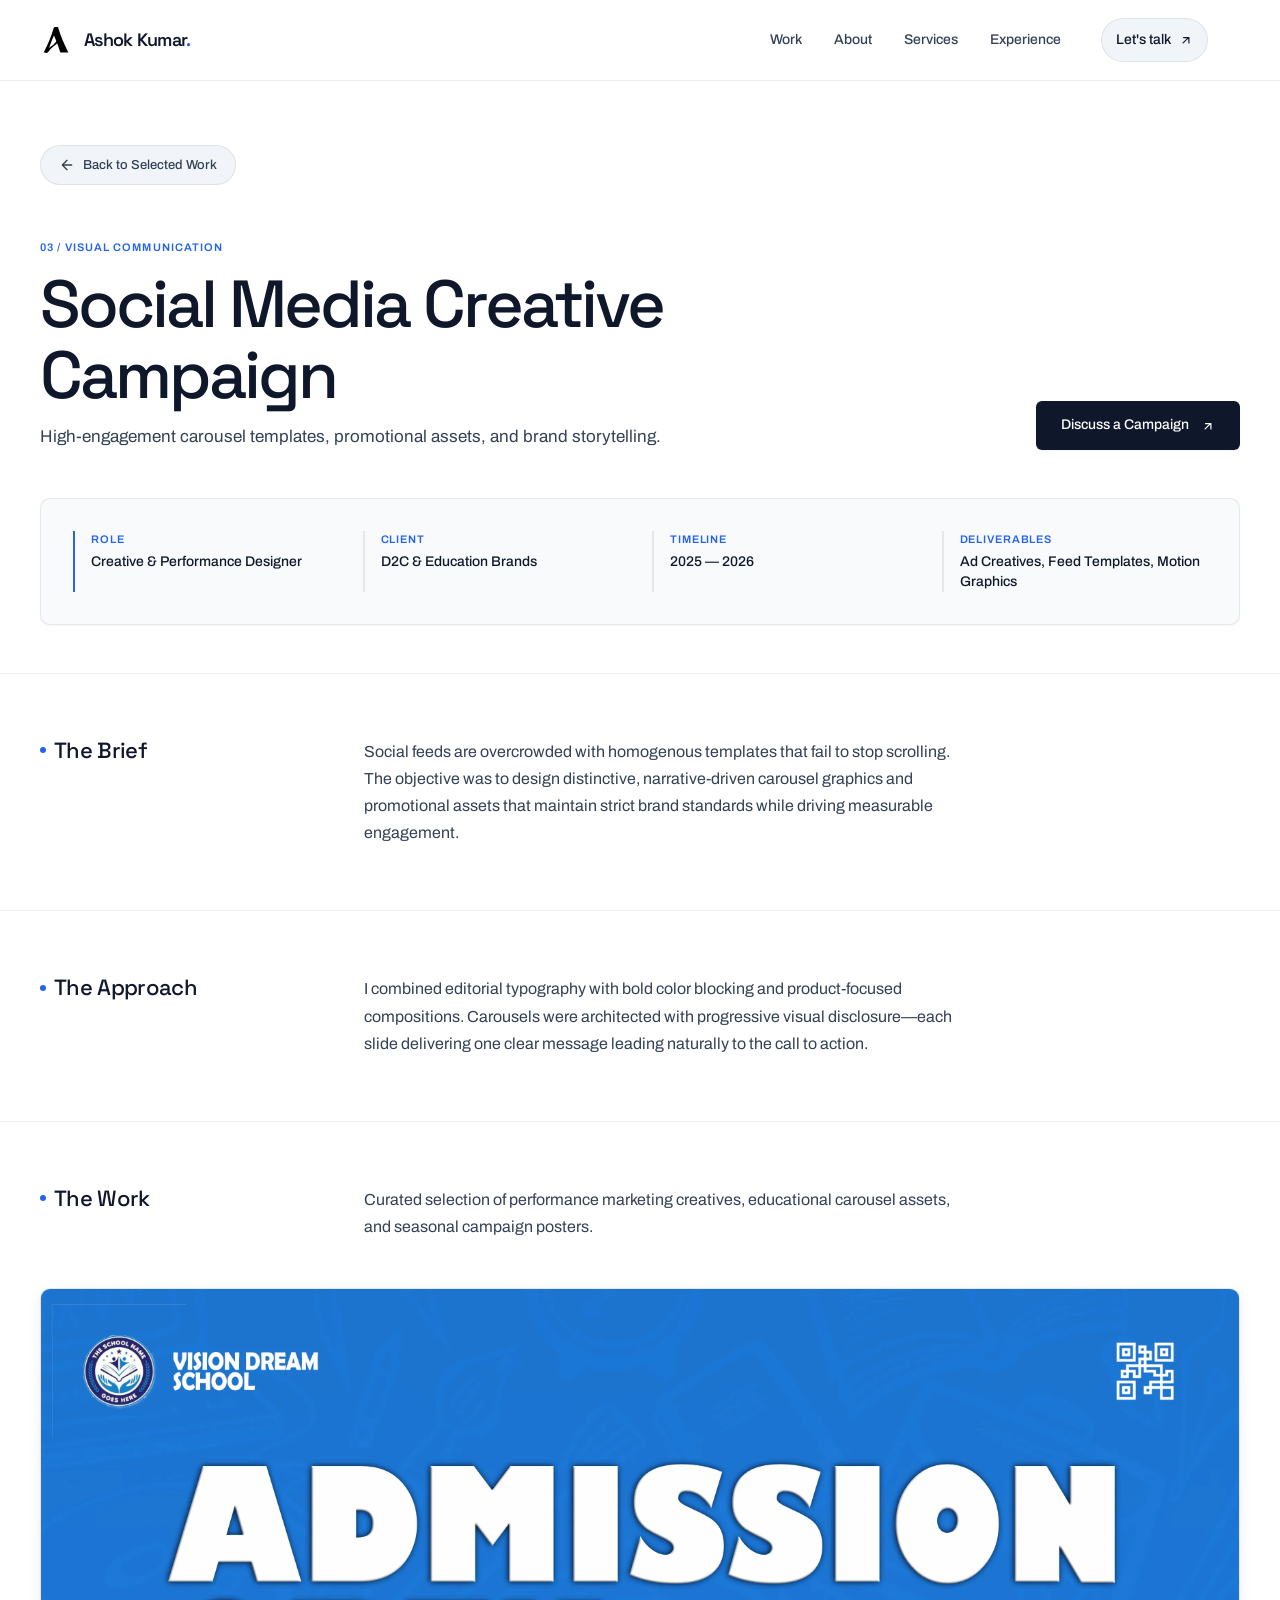
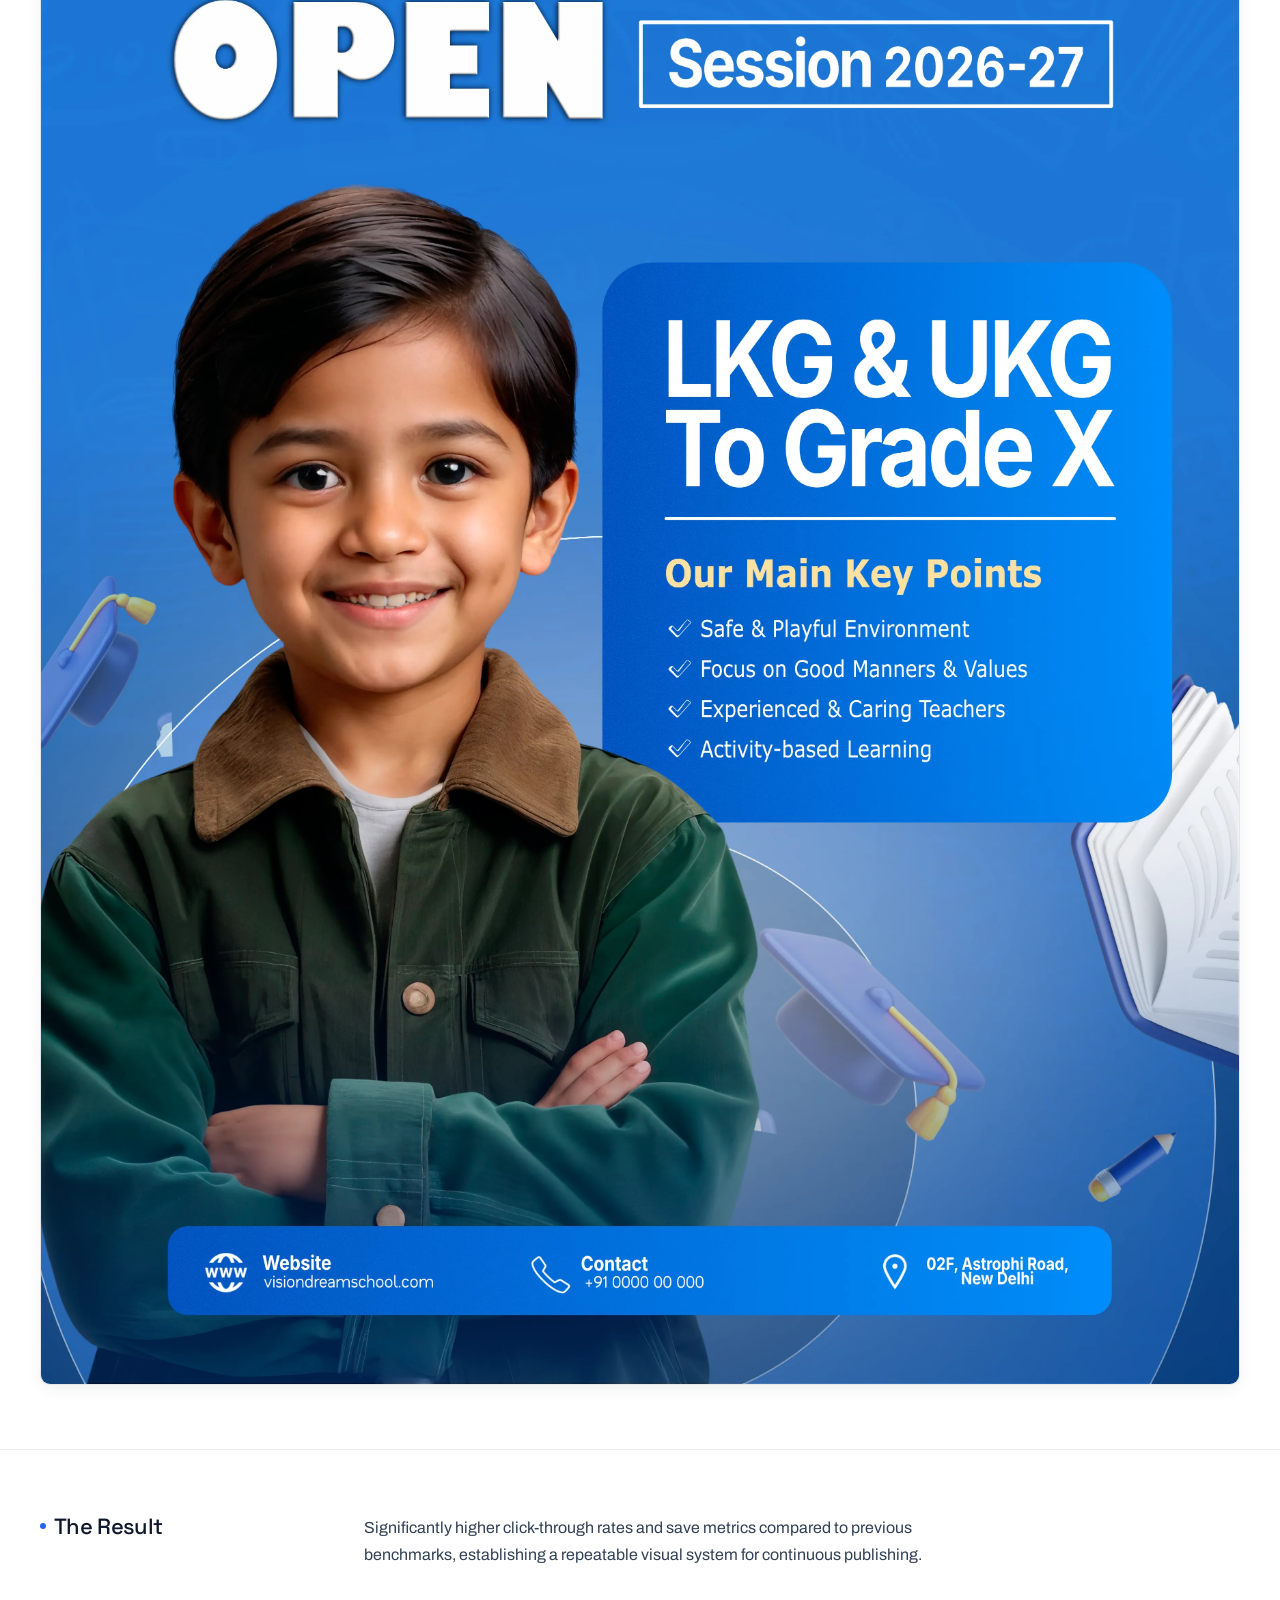
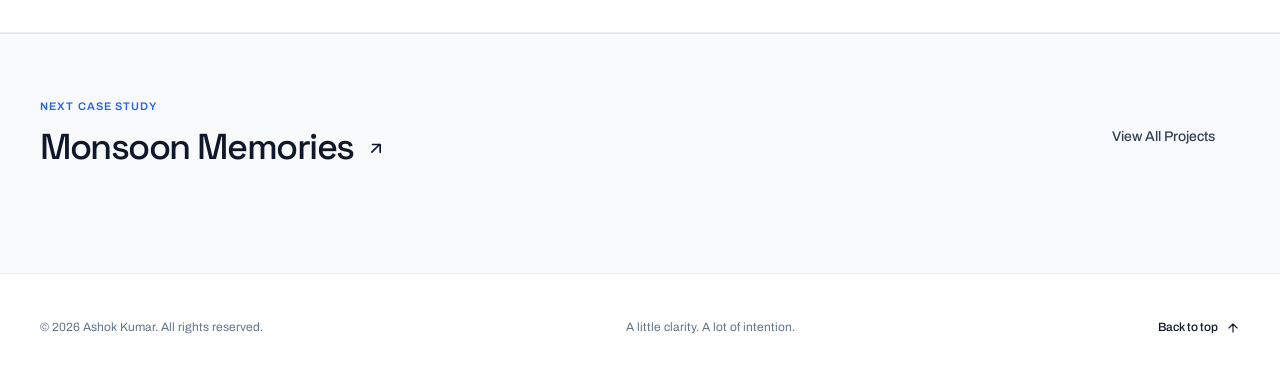
<file: work/social-media.html>
<!DOCTYPE html>
<html lang="en">

<head>
    <meta charset="UTF-8">
    <meta name="viewport" content="width=device-width, initial-scale=1.0">
    <meta name="description" content="Social Media Creative Campaign Case Study by Ashok Kumar. Performance ad creatives, carousel design, and digital marketing visuals.">
    <title>Social Media Creative Campaign | Ashok Kumar</title>

    <!-- Favicon -->
    <link rel="icon" type="image/svg+xml" href="../assets/Logo_blk.svg">

    <!-- Google Fonts -->
    <link rel="preconnect" href="https://fonts.googleapis.com">
    <link rel="preconnect" href="https://fonts.gstatic.com" crossorigin>
    <link
        href="https://fonts.googleapis.com/css2?family=Archivo:wght@300;400;500;600;700&family=Space+Grotesk:wght@400;500;600;700&display=swap"
        rel="stylesheet">

    <!-- Stylesheets (Design System & Case Study) -->
    <link rel="stylesheet" href="../style.css?v=6.0">
    <link rel="stylesheet" href="../case-studies.css?v=6.0">
</head>

<body class="case-page">
    <a class="skip-link" href="#main">Skip to content</a>

    <!-- Sticky Navigation (Identical to Homepage) -->
    <header class="navbar" id="main-navbar">
        <div class="navbar-container">
            <a href="../index.html" class="nav-logo" aria-label="Ashok Kumar Home">
                <img src="../assets/Logo_blk.svg" alt="" class="logo-img" id="nav-logo-img" width="32" height="32">
                <span class="logo-text">Ashok Kumar<span class="logo-dot">.</span></span>
            </a>

            <nav class="nav-menu" id="nav-links" aria-label="Main navigation">
                <a href="../index.html#work" class="nav-link">Work</a>
                <a href="../index.html#about" class="nav-link">About</a>
                <a href="../index.html#services" class="nav-link">Services</a>
                <a href="../index.html#experience" class="nav-link">Experience</a>
                <a href="../index.html#contact" class="nav-link nav-contact">
                    <span>Let's talk</span>
                    <svg class="icon-arrow" width="14" height="14" viewBox="0 0 24 24" fill="none" stroke="currentColor" stroke-width="2" stroke-linecap="round" stroke-linejoin="round" aria-hidden="true"><path d="M7 17l9.2-9.2M17 17V7.8H7.8"/></svg>
                </a>
            </nav>

            <div class="navbar-actions">
                <button class="mobile-menu-btn" id="mobile-toggle" aria-label="Open navigation" aria-expanded="false" aria-controls="nav-links">
                    <span></span>
                    <span></span>
                </button>
            </div>
        </div>
    </header>

    <main id="main">
        <!-- 1. Case Study Header -->
        <section class="case-study-hero">
            <div class="section-container">
                <a href="../index.html#work" class="case-study-back" aria-label="Back to selected works">
                    <svg class="icon-arrow-back" width="16" height="16" viewBox="0 0 24 24" fill="none" stroke="currentColor" stroke-width="2" stroke-linecap="round" stroke-linejoin="round" aria-hidden="true"><path d="M19 12H5M12 19l-7-7 7-7"/></svg>
                    <span>Back to Selected Work</span>
                </a>

                <div class="case-study-header">
                    <div class="case-study-title-block">
                        <span class="eyebrow case-study-eyebrow">03 / Visual Communication</span>
                        <h1 class="case-study-title">Social Media Creative Campaign</h1>
                        <p class="case-study-tag">High-engagement carousel templates, promotional assets, and brand storytelling.</p>
                    </div>

                    <div class="case-study-actions">
                        <a href="../index.html#contact" class="btn btn-primary">
                            <span>Discuss a Campaign</span>
                            <svg class="icon-arrow" width="14" height="14" viewBox="0 0 24 24" fill="none" stroke="currentColor" stroke-width="2" stroke-linecap="round" stroke-linejoin="round" aria-hidden="true"><path d="M7 17l9.2-9.2M17 17V7.8H7.8"/></svg>
                        </a>
                    </div>
                </div>

                <!-- Bento Metadata Card -->
                <div class="case-study-meta-grid" role="region" aria-label="Project Metadata">
                    <div class="case-meta-item">
                        <span class="case-meta-label">Role</span>
                        <span class="case-meta-value">Creative &amp; Performance Designer</span>
                    </div>
                    <div class="case-meta-item">
                        <span class="case-meta-label">Client</span>
                        <span class="case-meta-value">D2C &amp; Education Brands</span>
                    </div>
                    <div class="case-meta-item">
                        <span class="case-meta-label">Timeline</span>
                        <span class="case-meta-value">2025 — 2026</span>
                    </div>
                    <div class="case-meta-item">
                        <span class="case-meta-label">Deliverables</span>
                        <span class="case-meta-value">Ad Creatives, Feed Templates, Motion Graphics</span>
                    </div>
                </div>
            </div>
        </section>

        <!-- 2. The Brief Section -->
        <section class="case-content-section" aria-labelledby="kicker-brief">
            <div class="section-container">
                <div class="case-grid-layout">
                    <h2 class="case-section-kicker" id="kicker-brief">The Brief</h2>
                    <div class="case-section-body">
                        <p>Social feeds are overcrowded with homogenous templates that fail to stop scrolling. The objective was to design distinctive, narrative-driven carousel graphics and promotional assets that maintain strict brand standards while driving measurable engagement.</p>
                    </div>
                </div>
            </div>
        </section>

        <!-- 3. The Approach Section -->
        <section class="case-content-section" aria-labelledby="kicker-approach">
            <div class="section-container">
                <div class="case-grid-layout">
                    <h2 class="case-section-kicker" id="kicker-approach">The Approach</h2>
                    <div class="case-section-body">
                        <p>I combined editorial typography with bold color blocking and product-focused compositions. Carousels were architected with progressive visual disclosure—each slide delivering one clear message leading naturally to the call to action.</p>
                    </div>
                </div>
            </div>
        </section>

        <!-- 4. The Work / Visual Showcase Section -->
        <section class="case-content-section" aria-labelledby="kicker-work">
            <div class="section-container">
                <div class="case-grid-layout">
                    <h2 class="case-section-kicker" id="kicker-work">The Work</h2>
                    <div class="case-section-body">
                        <p>Curated selection of performance marketing creatives, educational carousel assets, and seasonal campaign posters.</p>
                    </div>
                </div>

                <div class="case-media-wrapper">
                    <img src="../assets/Social Media Posts/Socialmedia1.webp" alt="Social Media Creative Campaign Design by Ashok Kumar" class="case-full-image" loading="lazy">
                </div>
            </div>
        </section>

        <!-- 5. The Result Section -->
        <section class="case-content-section" aria-labelledby="kicker-result">
            <div class="section-container">
                <div class="case-grid-layout">
                    <h2 class="case-section-kicker" id="kicker-result">The Result</h2>
                    <div class="case-section-body">
                        <p>Significantly higher click-through rates and save metrics compared to previous benchmarks, establishing a repeatable visual system for continuous publishing.</p>
                    </div>
                </div>
            </div>
        </section>

        <!-- 6. Next Project Navigation Bar -->
        <section class="case-next-project-bar">
            <div class="section-container case-next-container">
                <div>
                    <span class="next-project-kicker">Next Case Study</span>
                    <a href="book-covers.html" class="next-project-link">
                        <span>Monsoon Memories</span>
                        <svg class="icon-arrow" width="20" height="20" viewBox="0 0 24 24" fill="none" stroke="currentColor" stroke-width="2" stroke-linecap="round" stroke-linejoin="round" aria-hidden="true"><path d="M7 17l9.2-9.2M17 17V7.8H7.8"/></svg>
                    </a>
                </div>

                <a href="../index.html#work" class="btn btn-secondary">
                    View All Projects
                </a>
            </div>
        </section>
    </main>

    <!-- Footer -->
    <footer class="footer">
        <div class="section-container footer-container">
            <span>&copy; 2026 Ashok Kumar. All rights reserved.</span>
            <span class="footer-note">A little clarity. A lot of intention.</span>
            <a href="#main" class="back-to-top" aria-label="Back to top">
                <span>Back to top</span>
                <svg width="14" height="14" viewBox="0 0 24 24" fill="none" stroke="currentColor" stroke-width="2" stroke-linecap="round" stroke-linejoin="round" aria-hidden="true"><path d="M12 19V5M5 12l7-7 7 7"/></svg>
            </a>
        </div>
    </footer>

    <!-- Scripts -->
    <script src="../script.js?v=6.0" defer></script>
</body>

</html>
</file>
<file: style.css>
/* ==========================================================================
   Ashok Kumar - Editorial Design & Web Development Portfolio
   Strict 8px Spatial Grid & High-End Minimalist Aesthetics
   ========================================================================== */

:root {
  /* 8-Point Spatial System */
  --space-2xs: 4px;
  --space-xs: 8px;
  --space-sm: 12px;
  --space-md: 16px;
  --space-lg: 24px;
  --space-xl: 32px;
  --space-2xl: 48px;
  --space-3xl: 64px;
  --space-4xl: 96px;

  /* Typography */
  --font-heading: 'Space Grotesk', -apple-system, BlinkMacSystemFont, "Segoe UI", Roboto, sans-serif;
  --font-body: 'Archivo', -apple-system, BlinkMacSystemFont, "Segoe UI", Roboto, sans-serif;

  /* Color Palette */
  --bg-primary: #ffffff;
  --bg-secondary: #f8fafc;
  --bg-surface: #f1f5f9;
  --text-primary: #0f172a;
  --text-secondary: #334155;
  --text-muted: #64748b;
  
  --border: rgba(15, 23, 42, 0.08);
  --border-subtle: #f1f5f9;
  --border-hover: rgba(15, 23, 42, 0.22);
  --border-focus: #2563eb;

  --accent-blue: #2563eb;
  --accent-blue-hover: #1d4ed8;
  --accent-blue-subtle: #eff6ff;
  --accent-blue-glow: rgba(37, 99, 235, 0.22);

  --btn-bg: #0f172a;
  --btn-text: #ffffff;
  --nav-bg: rgba(255, 255, 255, 0.92);

  /* Elevation & Curves */
  --radius-sm: 6px;
  --radius-md: 10px;
  --radius-lg: 16px;
  --radius-full: 9999px;

  --shadow-sm: 0 1px 2px 0 rgba(0, 0, 0, 0.05);
  --shadow-md: 0 4px 16px -2px rgba(15, 23, 42, 0.08);
  --shadow-lg: 0 10px 24px -4px rgba(15, 23, 42, 0.12);
  --shadow-hover: 0 12px 28px -4px rgba(37, 99, 235, 0.25);

  --transition-fast: 0.15s ease;
  --transition-base: 0.2s cubic-bezier(0.16, 1, 0.3, 1);
  --transition-smooth: 0.35s cubic-bezier(0.16, 1, 0.3, 1);
  color-scheme: light;
}

/* --------------------------------------------------------------------------
   Resets & Base Elements
   -------------------------------------------------------------------------- */
*, *::before, *::after {
  box-sizing: border-box;
}

* {
  margin: 0;
}

html {
  scroll-behavior: smooth;
  scroll-padding-top: 100px;
  background: var(--bg-primary);
}

body {
  font: 16px/1.6 var(--font-body);
  background: var(--bg-primary);
  color: var(--text-secondary);
  -webkit-font-smoothing: antialiased;
  -moz-osx-font-smoothing: grayscale;
}

h1, h2, h3, h4 {
  font-family: var(--font-heading);
  font-weight: 500;
  color: var(--text-primary);
  line-height: 1.12;
  letter-spacing: -0.04em;
}

a {
  color: inherit;
  text-decoration: none;
}

button, input, textarea {
  font: inherit;
}

button, a, input, textarea, summary {
  -webkit-tap-highlight-color: transparent;
}

button, summary {
  cursor: pointer;
  border: 0;
  background: transparent;
  color: inherit;
}

img, picture {
  display: block;
  max-width: 100%;
  height: auto;
}

[hidden] {
  display: none !important;
}

::selection {
  color: #ffffff;
  background: var(--accent-blue);
}

:focus-visible {
  outline: 2px solid var(--accent-blue);
  outline-offset: 4px;
}

/* --------------------------------------------------------------------------
   Layout Containers & Utilities
   -------------------------------------------------------------------------- */
.section-container, .navbar-container {
  width: min(1200px, calc(100% - var(--space-3xl)));
  margin-inline: auto;
}

.section-space {
  padding-block: var(--space-4xl);
}

.eyebrow {
  font-size: 11px;
  font-weight: 600;
  letter-spacing: 0.1em;
  text-transform: uppercase;
  color: var(--accent-blue);
}

.section-index {
  display: block;
  margin-bottom: var(--space-lg);
}

.blue-dot, .logo-dot {
  color: var(--accent-blue);
}

.sr-only, .skip-link:not(:focus) {
  position: absolute;
  width: 1px;
  height: 1px;
  padding: 0;
  margin: -1px;
  overflow: hidden;
  clip: rect(0, 0, 0, 0);
  white-space: nowrap;
  border: 0;
}

.skip-link:focus {
  position: fixed;
  top: 12px;
  left: 12px;
  z-index: 100;
  padding: 12px 20px;
  color: var(--btn-text);
  background: var(--btn-bg);
  border-radius: var(--radius-sm);
  font-weight: 500;
}

/* --------------------------------------------------------------------------
   Navigation Bar
   -------------------------------------------------------------------------- */
.navbar {
  position: sticky;
  top: 0;
  z-index: 50;
  background: var(--nav-bg);
  border-bottom: 1px solid var(--border);
  backdrop-filter: blur(16px);
  -webkit-backdrop-filter: blur(16px);
}

.navbar-container {
  height: 80px;
  display: flex;
  align-items: center;
  gap: var(--space-xl);
}

.nav-logo {
  display: flex;
  align-items: center;
  gap: var(--space-sm);
  color: var(--text-primary);
}

.logo-img {
  width: 32px;
  height: 32px;
  object-fit: contain;
}

.logo-text {
  font-family: var(--font-heading);
  font-size: 18px;
  font-weight: 600;
  letter-spacing: -0.04em;
  white-space: nowrap;
}

.nav-menu {
  display: flex;
  align-items: center;
  gap: var(--space-xl);
  margin-left: auto;
}

.nav-link {
  display: inline-flex;
  align-items: center;
  min-height: 44px;
  font-size: 14px;
  font-weight: 500;
  color: var(--text-secondary);
  transition: color var(--transition-fast);
}

.nav-link:hover, .nav-link[aria-current="location"] {
  color: var(--accent-blue);
}

.nav-contact {
  color: var(--text-primary);
  gap: var(--space-xs);
  margin-left: var(--space-xs);
  padding: 6px 14px;
  background: var(--bg-surface);
  border: 1px solid var(--border);
  border-radius: var(--radius-full);
  transition: all var(--transition-base);
}

.nav-contact:hover {
  background: var(--accent-blue-subtle);
  border-color: var(--accent-blue);
  color: var(--accent-blue);
}

.navbar-actions {
  display: flex;
  align-items: center;
}

.mobile-menu-btn {
  display: none;
  width: 44px;
  height: 44px;
  place-items: center;
  border: 1px solid var(--border);
  border-radius: 50%;
  background: transparent;
}

/* --------------------------------------------------------------------------
   Buttons & Micro-Interactions
   -------------------------------------------------------------------------- */
.btn {
  min-height: 48px;
  display: inline-flex;
  align-items: center;
  justify-content: center;
  gap: var(--space-sm);
  padding: 12px 24px;
  font-size: 14px;
  font-weight: 500;
  border-radius: var(--radius-sm);
  border: 1px solid transparent;
  transition: background var(--transition-base), color var(--transition-base), transform var(--transition-base), box-shadow var(--transition-base);
}

.btn-primary {
  background: var(--btn-bg);
  color: var(--btn-text);
  box-shadow: var(--shadow-sm);
}

.btn-primary:hover {
  background: var(--accent-blue);
  color: #ffffff;
  transform: translateY(-2px);
  box-shadow: var(--shadow-hover);
}

.btn-primary:active {
  transform: translateY(0);
}

.text-link {
  display: inline-flex;
  min-height: 44px;
  align-items: center;
  gap: var(--space-xs);
  font-size: 14px;
  font-weight: 500;
  color: var(--text-primary);
  border-bottom: 1px solid var(--border-hover);
  transition: color var(--transition-fast), border-color var(--transition-fast);
}

.text-link:hover {
  color: var(--accent-blue);
  border-color: var(--accent-blue);
}

.icon-arrow, .icon-arrow-down, .icon-send {
  display: inline-block;
  vertical-align: middle;
  transition: transform var(--transition-base);
}

.btn:hover .icon-arrow,
.text-link:hover .icon-arrow,
.nav-contact:hover .icon-arrow {
  transform: translate(2px, -2px);
}

.btn:hover .icon-arrow-down {
  transform: translateY(3px);
}

.btn:hover .icon-send {
  transform: translate(2px, -2px);
}

/* --------------------------------------------------------------------------
   Hero Section
   -------------------------------------------------------------------------- */
.hero {
  padding-top: var(--space-2xl);
}

.hero-eyebrow {
  display: flex;
  align-items: center;
  gap: var(--space-md);
  flex-wrap: wrap;
  border-bottom: none;
  padding-bottom: 0;
  margin-bottom: var(--space-md);
}

.availability {
  font-size: 12px;
  font-weight: 500;
  display: inline-flex;
  align-items: center;
  gap: var(--space-xs);
  color: var(--text-secondary);
  background: var(--bg-surface);
  border: 1px solid var(--border);
  border-radius: var(--radius-full);
  padding: 6px 14px;
  transition: all var(--transition-base);
}

.availability:hover {
  border-color: var(--border-hover);
  color: var(--text-primary);
  background: #ffffff;
}

.status-dot {
  width: 8px;
  height: 8px;
  flex-shrink: 0;
  border-radius: 50%;
  background: #16a34a;
  box-shadow: 0 0 0 3px rgba(22, 163, 74, 0.2);
}

.hero-layout {
  display: grid;
  grid-template-columns: 1.15fr 0.85fr;
  gap: var(--space-2xl);
  align-items: end;
  padding: var(--space-2xl) 0 0;
}

.hero h1 {
  font-size: clamp(48px, 6.2vw, 92px);
  line-height: 1.08;
  letter-spacing: -0.05em;
  font-weight: 500;
}

.hero h1 span {
  color: var(--accent-blue);
}

.hero-lead {
  font-size: 17px;
  line-height: 1.6;
  color: var(--text-secondary);
  max-width: 48ch;
  margin-top: var(--space-lg);
}

.hero-actions {
  display: flex;
  gap: var(--space-lg);
  align-items: center;
  margin-top: var(--space-xl);
  flex-wrap: wrap;
}

.hero-location-wrap {
  margin-top: var(--space-lg);
  padding-bottom: var(--space-lg);
}

.location {
  display: inline-flex;
  align-items: center;
  font-size: 12px;
  color: var(--text-muted);
}

.hero-visual {
  display: flex;
  justify-content: center;
  align-items: flex-end;
  position: relative;
}

.hero-visual-frame {
  position: relative;
  width: 100%;
  max-width: 440px;
  display: flex;
  flex-direction: column;
  align-items: center;
}

.hero-portrait-png {
  width: 100%;
  max-height: 580px;
  object-fit: contain;
  object-position: bottom center;
}

.hero-floating-badge {
  position: absolute;
  bottom: var(--space-md);
  right: var(--space-xs);
  display: inline-flex;
  align-items: center;
  gap: var(--space-xs);
  background: rgba(255, 255, 255, 0.86);
  backdrop-filter: blur(12px);
  -webkit-backdrop-filter: blur(12px);
  border: 1px solid rgba(255, 255, 255, 0.7);
  box-shadow: var(--shadow-md);
  padding: 8px 16px;
  border-radius: var(--radius-full);
  font-size: 11px;
  font-weight: 500;
  color: var(--text-primary);
  white-space: nowrap;
}

.badge-dot {
  width: 6px;
  height: 6px;
  border-radius: 50%;
  background: var(--accent-blue);
}

.hero-bottom {
  display: flex;
  justify-content: space-between;
  align-items: center;
  border-top: 1px solid var(--border);
  border-bottom: 1px solid var(--border);
  padding-block: var(--space-md);
  font-size: 12px;
  color: var(--text-muted);
  gap: var(--space-md);
  flex-wrap: wrap;
}

.hero-bottom b {
  font-weight: 400;
  margin-inline: var(--space-xs);
  color: var(--border-hover);
}

/* --------------------------------------------------------------------------
   Work / Portfolio Grid
   -------------------------------------------------------------------------- */
.section-heading {
  display: flex;
  justify-content: space-between;
  align-items: flex-end;
  gap: var(--space-lg);
  margin-bottom: var(--space-xl);
}

.section-heading h2 {
  font-size: clamp(34px, 4vw, 54px);
}

.section-heading>p {
  font-size: 15px;
  color: var(--text-muted);
  text-align: right;
}

.work-filters {
  display: flex;
  flex-wrap: wrap;
  gap: var(--space-xs);
  margin-bottom: var(--space-xl);
}

.filter-btn {
  min-height: 44px;
  padding: 10px 18px;
  font-size: 13px;
  font-weight: 500;
  color: var(--text-secondary);
  background: var(--bg-surface);
  border: 1px solid var(--border);
  border-radius: var(--radius-full);
  transition: all var(--transition-fast);
}

.filter-btn span {
  font-size: 11px;
  color: var(--text-muted);
  margin-left: 4px;
}

.filter-btn:hover {
  background: #ffffff;
  border-color: var(--border-hover);
  color: var(--text-primary);
}

.filter-btn.active {
  background: var(--text-primary);
  color: #ffffff;
  border-color: var(--text-primary);
}

.filter-btn.active span {
  color: rgba(255, 255, 255, 0.7);
}

.projects-grid {
  display: grid;
  grid-template-columns: repeat(2, 1fr);
  gap: var(--space-2xl) var(--space-xl);
}

.project-card {
  display: flex;
  flex-direction: column;
}

.project-visual {
  position: relative;
  overflow: hidden;
  border-radius: var(--radius-sm);
  background: var(--bg-secondary);
  aspect-ratio: 1.35;
  display: flex;
  align-items: center;
  justify-content: center;
  border: 1px solid var(--border);
}

.project-visual>img {
  width: 100%;
  height: 100%;
  object-fit: cover;
  transition: transform var(--transition-smooth);
}

.project-card:hover .project-visual>img {
  transform: scale(1.03);
}

.project-view {
  position: absolute;
  right: var(--space-md);
  bottom: var(--space-md);
  background: rgba(255, 255, 255, 0.94);
  backdrop-filter: blur(8px);
  color: var(--text-primary);
  width: 44px;
  height: 44px;
  display: grid;
  place-items: center;
  border-radius: 50%;
  box-shadow: var(--shadow-md);
  transition: transform var(--transition-base), background var(--transition-base), color var(--transition-base);
}

.project-card:hover .project-view {
  transform: translate(2px, -2px);
  background: var(--accent-blue);
  color: #ffffff;
}

.project-web {
  background: #e8ece3;
}

.project-web>img {
  width: 90%;
  height: auto;
  mix-blend-mode: multiply;
}

.project-image-label {
  position: absolute;
  left: 20px;
  top: 20px;
  font-size: 10px;
  font-weight: 600;
  color: #4f584b;
  letter-spacing: 0.12em;
}

.project-book>img {
  object-position: center 55%;
}

.project-brand {
  background: #171c22;
}

.project-brand>img, .project-poster>img {
  object-fit: contain;
}

.project-poster {
  background: #171717;
}

.project-social {
  padding: var(--space-lg);
  gap: var(--space-md);
  background: #dce6e9;
}

.project-social>img {
  width: 44%;
  height: 84%;
  object-fit: contain;
  filter: drop-shadow(0 12px 10px rgba(30, 52, 69, 0.18));
}

.project-social>img:first-child {
  transform: rotate(-8deg) translateY(-6px);
}

.project-social>img:nth-child(2) {
  transform: rotate(8deg) translateY(10px);
}

.project-card:hover .project-social>img:first-child {
  transform: rotate(-5deg) translateY(-10px);
}

.project-card:hover .project-social>img:nth-child(2) {
  transform: rotate(5deg) translateY(5px);
}

.project-invitation {
  background: #f8fafc;
  padding: var(--space-lg);
}

.project-invitation>img {
  width: auto;
  height: 94%;
  object-fit: contain;
  box-shadow: 0 14px 24px rgba(15, 23, 42, 0.1);
}

.project-info {
  display: flex;
  justify-content: space-between;
  padding-top: var(--space-md);
  gap: var(--space-md);
}

.project-info h3 {
  font-size: 19px;
  letter-spacing: -0.03em;
}

.project-info p {
  font-size: 13px;
  margin-top: 4px;
  color: var(--text-muted);
}

.project-number {
  font-size: 12px;
  font-weight: 500;
  color: var(--text-muted);
  padding-top: 4px;
}

.work-footer {
  display: flex;
  justify-content: space-between;
  align-items: center;
  gap: var(--space-md);
  border-top: 1px solid var(--border);
  margin-top: var(--space-2xl);
  padding-top: var(--space-lg);
  font-size: 14px;
}

/* --------------------------------------------------------------------------
   About Section
   -------------------------------------------------------------------------- */
.about {
  background: var(--bg-secondary);
  border-block: 1px solid var(--border);
}

.about-layout {
  display: grid;
  grid-template-columns: 0.85fr 1fr;
  gap: var(--space-4xl);
  align-items: center;
}

.about-portrait-wrap {
  position: relative;
  display: flex;
  justify-content: center;
  align-items: flex-end;
  min-height: 460px;
  padding-bottom: var(--space-lg);
}

.about-portrait-img {
  position: relative;
  z-index: 1;
  width: auto;
  max-width: 90%;
  max-height: 480px;
  object-fit: contain;
  object-position: bottom center;
  display: block;
  margin-inline: auto;
  -webkit-mask-image: linear-gradient(to bottom, #000 82%, rgba(0, 0, 0, 0.6) 93%, transparent 100%);
  mask-image: linear-gradient(to bottom, #000 82%, rgba(0, 0, 0, 0.6) 93%, transparent 100%);
  transition: transform var(--transition-smooth);
}

.about-portrait-wrap:hover .about-portrait-img {
  transform: translateY(-4px) scale(1.015);
}

.about-portrait-badge {
  position: absolute;
  bottom: 0;
  left: 50%;
  transform: translateX(-50%);
  display: inline-flex;
  align-items: center;
  gap: var(--space-xs);
  background: rgba(255, 255, 255, 0.94);
  backdrop-filter: blur(8px);
  -webkit-backdrop-filter: blur(8px);
  border: 1px solid var(--border);
  border-radius: var(--radius-full);
  padding: 6px 16px;
  font-size: 11px;
  font-weight: 500;
  color: var(--text-primary);
  box-shadow: var(--shadow-sm);
  white-space: nowrap;
  z-index: 2;
}

.portrait-caption {
  display: flex;
  justify-content: space-between;
  font-size: 11px;
  margin-top: var(--space-md);
  color: var(--text-muted);
}

.about-copy h2 {
  margin-bottom: var(--space-lg);
}

.about-copy>p {
  margin-bottom: var(--space-md);
  font-size: 15px;
  color: var(--text-secondary);
}

.about-copy .lead-text {
  color: var(--text-primary);
  font-size: 20px;
  line-height: 1.5;
  letter-spacing: -0.02em;
}

.about-copy>.text-link {
  margin-top: var(--space-xs);
}

.tool-list {
  margin-top: var(--space-xl);
  border-top: 1px solid var(--border);
  padding-top: var(--space-lg);
}

.tool-list>span {
  font-size: 11px;
  text-transform: uppercase;
  letter-spacing: 0.08em;
  color: var(--text-muted);
}

.tool-list p {
  margin-top: var(--space-xs);
  color: var(--text-primary);
  font-size: 13px;
}

/* --------------------------------------------------------------------------
   Services Section
   -------------------------------------------------------------------------- */
.service-grid {
  display: grid;
  grid-template-columns: repeat(3, 1fr);
  gap: var(--space-xl);
  margin-top: var(--space-2xl);
}

.service-card {
  border-top: 1px solid var(--border);
  padding-top: var(--space-lg);
  display: flex;
  flex-direction: column;
}

.service-icon-wrap {
  width: 80px;
  height: 80px;
  margin-bottom: var(--space-lg);
}

.service-icon {
  width: 80px;
  height: 80px;
  object-fit: contain;
  transition: transform var(--transition-base);
}

.service-card:hover .service-icon {
  transform: translateY(-4px) scale(1.05);
}

.service-number {
  font-size: 12px;
  font-weight: 600;
  color: var(--accent-blue);
}

.service-card h3 {
  font-size: 24px;
  margin: var(--space-md) 0 var(--space-sm);
}

.service-card p {
  font-size: 14px;
  color: var(--text-secondary);
  line-height: 1.6;
}

.service-tags {
  display: block;
  font-size: 11px;
  color: var(--text-muted);
  margin-top: var(--space-lg);
}

/* --------------------------------------------------------------------------
   Experience Section
   -------------------------------------------------------------------------- */
.experience {
  border-top: 1px solid var(--border);
}

.experience-layout {
  display: grid;
  grid-template-columns: 0.85fr 1.25fr;
  gap: var(--space-3xl);
}

.experience-intro {
  margin-top: var(--space-lg);
  font-size: 14px;
  color: var(--text-muted);
}

.experience-entry {
  border-top: 1px solid var(--border);
}

.experience-entry:last-child {
  border-bottom: 1px solid var(--border);
}

.experience-entry summary {
  display: grid;
  grid-template-columns: 140px 1fr 24px;
  align-items: start;
  gap: var(--space-md);
  padding: var(--space-lg) 0;
  list-style: none;
}

.experience-entry summary::-webkit-details-marker {
  display: none;
}

.experience-date {
  font-size: 12px;
  color: var(--text-muted);
  padding-top: 4px;
}

.experience-position strong {
  display: block;
  color: var(--text-primary);
  font-family: var(--font-heading);
  font-size: 18px;
  font-weight: 500;
  line-height: 1.35;
}

.experience-position>span {
  display: block;
  font-size: 13px;
  color: var(--text-muted);
  margin-top: 4px;
}

.details-icon {
  font-size: 22px;
  line-height: 1;
  color: var(--text-primary);
  transition: transform var(--transition-base);
  text-align: right;
}

.experience-entry[open] .details-icon {
  transform: rotate(45deg);
}

.experience-entry>p {
  margin: 0 var(--space-xl) var(--space-lg) calc(140px + var(--space-md));
  font-size: 14px;
  color: var(--text-secondary);
}

/* --------------------------------------------------------------------------
   Contact Section & Direct WhatsApp Form
   -------------------------------------------------------------------------- */
.contact {
  background: var(--bg-secondary);
  border-top: 1px solid var(--border);
}

.contact-heading h2 {
  font-size: clamp(48px, 7vw, 96px);
  line-height: 1.05;
  letter-spacing: -0.05em;
}

.contact-heading h2>span {
  color: var(--accent-blue);
}

.contact-grid {
  display: grid;
  grid-template-columns: 1fr 1fr;
  gap: var(--space-4xl);
  margin-top: var(--space-2xl);
}

.contact-copy>p {
  font-size: 17px;
  line-height: 1.7;
}

.contact-email {
  display: inline-flex;
  gap: var(--space-md);
  min-height: 44px;
  align-items: center;
  font-size: 20px;
  font-weight: 500;
  color: var(--text-primary);
  letter-spacing: -0.03em;
  margin-top: var(--space-lg);
  border-bottom: 1px solid var(--border-hover);
  transition: all var(--transition-fast);
}

.contact-email:hover {
  color: var(--accent-blue);
  border-color: var(--accent-blue);
}

.contact-whatsapp {
  display: inline-flex;
  align-items: center;
  gap: var(--space-xs);
  min-height: 44px;
  font-size: 13px;
  font-weight: 500;
  color: var(--text-secondary);
  margin-top: var(--space-xs);
  transition: color var(--transition-fast);
}

.contact-whatsapp:hover {
  color: var(--accent-blue);
}

.contact-availability {
  margin-top: var(--space-lg);
  display: flex;
  align-items: center;
  gap: var(--space-xs);
  font-size: 12px;
  color: var(--text-muted);
}

.social-row {
  display: flex;
  flex-wrap: wrap;
  gap: var(--space-md);
  margin-top: var(--space-lg);
}

.social-row a {
  min-height: 44px;
  display: inline-flex;
  align-items: center;
  gap: 4px;
  font-size: 13px;
  font-weight: 500;
  color: var(--text-primary);
  transition: color var(--transition-fast);
}

.social-row a:hover {
  color: var(--accent-blue);
}

/* Contact Form */
.form-two-column {
  display: grid;
  grid-template-columns: 1fr 1fr;
  gap: var(--space-lg);
}

.form-row {
  margin-bottom: var(--space-lg);
  padding: 0;
  border: 0;
  min-width: 0;
}

.form-row>label, .form-row legend {
  display: block;
  font-size: 12px;
  font-weight: 500;
  margin-bottom: var(--space-xs);
  color: var(--text-primary);
}

.form-row input:not([type="radio"]), .form-row textarea {
  width: 100%;
  border: 0;
  border-bottom: 1px solid var(--border-hover);
  padding: 10px 0 12px;
  border-radius: 0;
  background: transparent;
  color: var(--text-primary);
  font-size: 14px;
  transition: border-color var(--transition-fast);
}

.form-row input:focus, .form-row textarea:focus {
  outline: none;
  border-bottom-color: var(--accent-blue);
}

.form-row textarea {
  resize: vertical;
  min-height: 80px;
}

.form-row input::placeholder, .form-row textarea::placeholder {
  color: var(--text-muted);
  opacity: 1;
}

.reason-options {
  display: flex;
  flex-wrap: wrap;
  gap: var(--space-xs);
}

.radio-chip {
  cursor: pointer;
  position: relative;
}

.radio-chip input {
  position: absolute;
  opacity: 0;
  width: 1px;
  height: 1px;
  pointer-events: none;
}

.radio-chip span {
  display: inline-flex;
  align-items: center;
  min-height: 44px;
  padding: 8px 16px;
  border: 1px solid var(--border);
  border-radius: var(--radius-full);
  font-size: 13px;
  color: var(--text-secondary);
  background: var(--bg-primary);
  transition: all var(--transition-base);
}

.radio-chip:hover span {
  border-color: var(--border-hover);
  color: var(--text-primary);
}

.radio-chip input:checked + span {
  background: var(--text-primary);
  color: #ffffff;
  border-color: var(--text-primary);
}

.radio-chip input:focus-visible + span {
  outline: 2px solid var(--accent-blue);
  outline-offset: 2px;
}

.btn-submit {
  width: 100%;
  margin-top: var(--space-xs);
}

.form-note {
  font-size: 12px;
  color: var(--text-muted);
  margin-top: var(--space-sm);
  text-align: center;
}

#form-feedback {
  margin-top: var(--space-md);
  padding: var(--space-md);
  border: 1px solid var(--border-hover);
  border-radius: var(--radius-sm);
  background: #ffffff;
  font-size: 13px;
  color: var(--text-primary);
}

/* --------------------------------------------------------------------------
   Footer
   -------------------------------------------------------------------------- */
.footer {
  padding: var(--space-xl) 0;
  border-top: 1px solid var(--border);
  background: var(--bg-primary);
}

.footer-container {
  display: flex;
  justify-content: space-between;
  align-items: center;
  gap: var(--space-md);
  font-size: 12px;
  color: var(--text-muted);
}

.back-to-top {
  min-height: 44px;
  display: inline-flex;
  align-items: center;
  gap: var(--space-xs);
  color: var(--text-primary);
  font-weight: 500;
  transition: color var(--transition-fast);
}

.back-to-top:hover {
  color: var(--accent-blue);
}

/* --------------------------------------------------------------------------
   Responsive Media Queries
   -------------------------------------------------------------------------- */
@media (max-width: 1100px) {
  .section-container, .navbar-container {
    width: calc(100% - var(--space-3xl));
  }
  .hero-layout {
    grid-template-columns: 1fr 240px;
    gap: var(--space-xl);
  }
  .about-layout, .contact-grid {
    gap: var(--space-2xl);
  }
  .experience-layout {
    gap: var(--space-xl);
    grid-template-columns: 0.8fr 1.2fr;
  }
  .experience-entry summary {
    grid-template-columns: 1fr 24px;
    gap: var(--space-xs);
  }
  .experience-date {
    grid-column: 1;
  }
  .experience-position {
    grid-column: 1;
  }
  .details-icon {
    grid-column: 2;
    grid-row: 1 / 3;
    align-self: center;
  }
  .experience-entry>p {
    margin-left: 0;
  }
}

@media (max-width: 800px) {
  .navbar-container {
    height: 72px;
  }
  .nav-menu {
    gap: var(--space-md);
  }
  .section-space {
    padding-block: var(--space-3xl);
  }
  .hero-layout {
    grid-template-columns: 1fr 200px;
    gap: var(--space-lg);
  }
  .projects-grid {
    gap: var(--space-xl) var(--space-md);
  }
  .about-layout {
    grid-template-columns: 0.8fr 1fr;
    gap: var(--space-xl);
  }
  .about-portrait-wrap {
    min-height: 380px;
  }
  .service-grid {
    grid-template-columns: 1fr;
    gap: var(--space-xl);
  }
  .contact-grid {
    grid-template-columns: 1fr;
    gap: var(--space-2xl);
  }
  .form-two-column {
    grid-template-columns: 1fr;
    gap: 0;
  }
}

@media (max-width: 640px) {
  html {
    scroll-padding-top: 84px;
  }
  .section-container, .navbar-container {
    width: calc(100% - var(--space-xl));
  }
  .navbar-container {
    height: 68px;
  }
  .mobile-menu-btn {
    display: flex;
    flex-direction: column;
    justify-content: center;
    align-items: center;
    gap: 5px;
  }
  .mobile-menu-btn span {
    width: 18px;
    height: 1.5px;
    background: var(--text-primary);
    transition: transform var(--transition-base);
  }
  .mobile-menu-btn[aria-expanded="true"] span:first-child {
    transform: translateY(3.25px) rotate(45deg);
  }
  .mobile-menu-btn[aria-expanded="true"] span:last-child {
    transform: translateY(-3.25px) rotate(-45deg);
  }
  .nav-menu {
    display: none;
    position: absolute;
    top: 67px;
    left: 0;
    right: 0;
    background: var(--bg-primary);
    border-bottom: 1px solid var(--border);
    padding: var(--space-md) var(--space-lg) var(--space-lg);
    box-shadow: var(--shadow-lg);
  }
  .nav-menu.active {
    display: flex;
    flex-direction: column;
    align-items: stretch;
    gap: var(--space-xs);
  }
  .nav-link {
    font-size: 16px;
    min-height: 48px;
  }
  .nav-contact {
    margin-left: 0;
    justify-content: center;
  }
  .hero-eyebrow {
    flex-direction: column;
    align-items: flex-start;
    gap: var(--space-xs);
  }
  .hero-layout {
    display: flex;
    flex-direction: column;
    gap: var(--space-xl);
    padding-top: var(--space-lg);
  }
  .hero h1 {
    font-size: clamp(42px, 11vw, 68px);
  }
  .hero-actions {
    flex-direction: column;
    align-items: stretch;
    gap: var(--space-sm);
  }
  .hero-actions .btn {
    width: 100%;
  }
  .hero-actions .text-link {
    justify-content: center;
  }
  .hero-visual {
    width: 100%;
    margin-top: var(--space-md);
  }
  .hero-portrait-png {
    max-height: 380px;
  }
  .hero-bottom {
    flex-direction: column;
    align-items: flex-start;
    gap: var(--space-sm);
  }
  .section-heading {
    flex-direction: column;
    align-items: flex-start;
    gap: var(--space-xs);
  }
  .section-heading>p {
    text-align: left;
  }
  .projects-grid {
    grid-template-columns: 1fr;
  }
  .about-layout {
    grid-template-columns: 1fr;
    gap: var(--space-xl);
  }
  .experience-layout {
    grid-template-columns: 1fr;
    gap: var(--space-xl);
  }
  .footer-container {
    flex-direction: column;
    align-items: flex-start;
    gap: var(--space-sm);
  }
  .footer-note {
    display: none;
  }
}

@media (prefers-reduced-motion: reduce) {
  html {
    scroll-behavior: auto;
  }
  *, *::before, *::after {
    animation-duration: 0.01ms !important;
    animation-iteration-count: 1 !important;
    transition-duration: 0.01ms !important;
    scroll-behavior: auto !important;
  }
}
</file>
<file: case-studies.css>
/* ==========================================================================
   Case Studies - Ashok Kumar Portfolio
   Synchronized with Homepage Editorial Minimalist Design System
   ========================================================================== */

/* --------------------------------------------------------------------------
   Hero & Header Area
   -------------------------------------------------------------------------- */
.case-study-hero {
  padding: var(--space-3xl) 0 var(--space-2xl) 0;
  border-bottom: 1px solid var(--border);
  background: var(--bg-primary);
}

.case-study-back {
  display: inline-flex;
  align-items: center;
  gap: var(--space-xs);
  min-height: 40px;
  font-size: 13px;
  font-weight: 500;
  color: var(--text-secondary);
  padding: 8px 18px;
  background: var(--bg-surface);
  border: 1px solid var(--border);
  border-radius: var(--radius-full);
  margin-bottom: var(--space-2xl);
  transition: all var(--transition-base);
}

.case-study-back:hover {
  background: var(--accent-blue-subtle);
  border-color: var(--accent-blue);
  color: var(--accent-blue);
  transform: translateX(-4px);
}

.case-study-back .icon-arrow-back {
  transition: transform var(--transition-base);
}

.case-study-back:hover .icon-arrow-back {
  transform: translateX(-2px);
}

.case-study-header {
  display: flex;
  justify-content: space-between;
  align-items: flex-end;
  flex-wrap: wrap;
  gap: var(--space-xl);
  margin-bottom: var(--space-2xl);
}

.case-study-title-block {
  max-width: 720px;
}

.case-study-eyebrow {
  display: inline-block;
  margin-bottom: var(--space-sm);
}

.case-study-title {
  font-size: clamp(38px, 5.2vw, 68px);
  font-weight: 500;
  letter-spacing: -0.045em;
  line-height: 1.08;
  color: var(--text-primary);
  margin-bottom: var(--space-sm);
}

.case-study-tag {
  display: block;
  font-size: 17px;
  line-height: 1.5;
  color: var(--text-secondary);
  font-weight: 400;
}

/* --------------------------------------------------------------------------
   Bento Metadata Card Grid (Clean, High-End Card)
   -------------------------------------------------------------------------- */
.case-study-meta-grid {
  display: grid;
  grid-template-columns: repeat(4, 1fr);
  gap: var(--space-lg);
  background: var(--bg-secondary);
  border: 1px solid var(--border);
  border-radius: var(--radius-md);
  padding: var(--space-xl);
  box-shadow: var(--shadow-sm);
}

.case-meta-item {
  display: flex;
  flex-direction: column;
  gap: var(--space-2xs);
  border-left: 2px solid var(--border);
  padding-left: var(--space-md);
}

.case-meta-item:first-child {
  border-left-color: var(--accent-blue);
}

.case-meta-label {
  font-size: 11px;
  font-weight: 600;
  text-transform: uppercase;
  letter-spacing: 0.08em;
  color: var(--accent-blue);
}

.case-meta-value {
  font-size: 14px;
  font-weight: 500;
  color: var(--text-primary);
  line-height: 1.4;
}

/* --------------------------------------------------------------------------
   Content Sections (Editorial 2-Column Rhythm)
   -------------------------------------------------------------------------- */
.case-content-section {
  padding: var(--space-3xl) 0;
  border-bottom: 1px solid var(--border);
}

.case-content-section:last-of-type {
  border-bottom: none;
}

.case-grid-layout {
  display: grid;
  grid-template-columns: 260px 1fr;
  gap: var(--space-3xl);
  align-items: flex-start;
}

.case-section-kicker {
  font-family: var(--font-heading);
  font-size: 22px;
  font-weight: 500;
  color: var(--text-primary);
  letter-spacing: -0.03em;
  display: flex;
  align-items: center;
  gap: var(--space-xs);
}

.case-section-kicker::before {
  content: "";
  display: inline-block;
  width: 6px;
  height: 6px;
  border-radius: 50%;
  background: var(--accent-blue);
}

.case-section-body {
  font-size: 16px;
  line-height: 1.7;
  color: var(--text-secondary);
  max-width: 68ch;
}

.case-section-body p {
  margin-bottom: var(--space-md);
}

.case-section-body p:last-child {
  margin-bottom: 0;
}

/* --------------------------------------------------------------------------
   Showcase Media Wrappers
   -------------------------------------------------------------------------- */
.case-media-link {
  display: block;
  text-decoration: none;
  cursor: pointer;
}

.case-media-wrapper {
  width: 100%;
  margin-top: var(--space-2xl);
  border-radius: var(--radius-md);
  border: 1px solid var(--border);
  background-color: var(--bg-secondary);
  overflow: hidden;
  box-shadow: var(--shadow-md);
  transition: transform var(--transition-smooth), border-color var(--transition-fast), box-shadow var(--transition-smooth);
}

.case-media-link:hover .case-media-wrapper,
.case-media-wrapper:hover {
  border-color: var(--border-hover);
  transform: translateY(-3px);
  box-shadow: var(--shadow-lg);
}

.case-full-image {
  width: 100%;
  height: auto;
  display: block;
}

.case-mockups-grid {
  display: grid;
  grid-template-columns: 1fr 1fr;
  gap: var(--space-xl);
  margin-top: var(--space-xl);
}

.case-mockups-grid .case-media-wrapper {
  margin-top: 0;
}

/* --------------------------------------------------------------------------
   Next Project Navigation Bar
   -------------------------------------------------------------------------- */
.case-next-project-bar {
  padding: var(--space-3xl) 0 var(--space-4xl);
  border-top: 1px solid var(--border);
  background: var(--bg-secondary);
}

.case-next-container {
  display: flex;
  justify-content: space-between;
  align-items: center;
  flex-wrap: wrap;
  gap: var(--space-xl);
}

.next-project-kicker {
  font-size: 11px;
  font-weight: 600;
  text-transform: uppercase;
  letter-spacing: 0.1em;
  color: var(--accent-blue);
  display: block;
  margin-bottom: var(--space-2xs);
}

.next-project-link {
  display: inline-flex;
  align-items: center;
  gap: var(--space-sm);
  font-family: var(--font-heading);
  font-size: clamp(24px, 3.2vw, 36px);
  font-weight: 500;
  color: var(--text-primary);
  letter-spacing: -0.04em;
  transition: color var(--transition-fast);
}

.next-project-link:hover {
  color: var(--accent-blue);
}

.next-project-link .icon-arrow {
  transition: transform var(--transition-base);
}

.next-project-link:hover .icon-arrow {
  transform: translate(3px, -3px);
}

/* --------------------------------------------------------------------------
   Responsive Media Queries
   -------------------------------------------------------------------------- */
@media (max-width: 1100px) {
  .case-grid-layout {
    grid-template-columns: 220px 1fr;
    gap: var(--space-2xl);
  }
}

@media (max-width: 800px) {
  .case-study-hero {
    padding: var(--space-2xl) 0 var(--space-xl);
  }

  .case-study-header {
    flex-direction: column;
    align-items: flex-start;
    gap: var(--space-lg);
  }

  .case-study-meta-grid {
    grid-template-columns: repeat(2, 1fr);
    gap: var(--space-md);
    padding: var(--space-lg);
  }

  .case-content-section {
    padding: var(--space-2xl) 0;
  }

  .case-grid-layout {
    grid-template-columns: 1fr;
    gap: var(--space-md);
  }

  .case-mockups-grid {
    grid-template-columns: 1fr;
    gap: var(--space-lg);
  }

  .case-next-container {
    flex-direction: column;
    align-items: flex-start;
    gap: var(--space-lg);
  }
}

@media (max-width: 640px) {
  .case-study-meta-grid {
    grid-template-columns: 1fr;
    gap: var(--space-md);
    padding: var(--space-md);
  }

  .case-meta-item {
    padding-left: var(--space-sm);
  }

  .case-study-title {
    font-size: clamp(32px, 8.5vw, 44px);
  }

  .case-section-kicker {
    font-size: 19px;
  }

  .next-project-link {
    font-size: 22px;
  }
}
</file>
